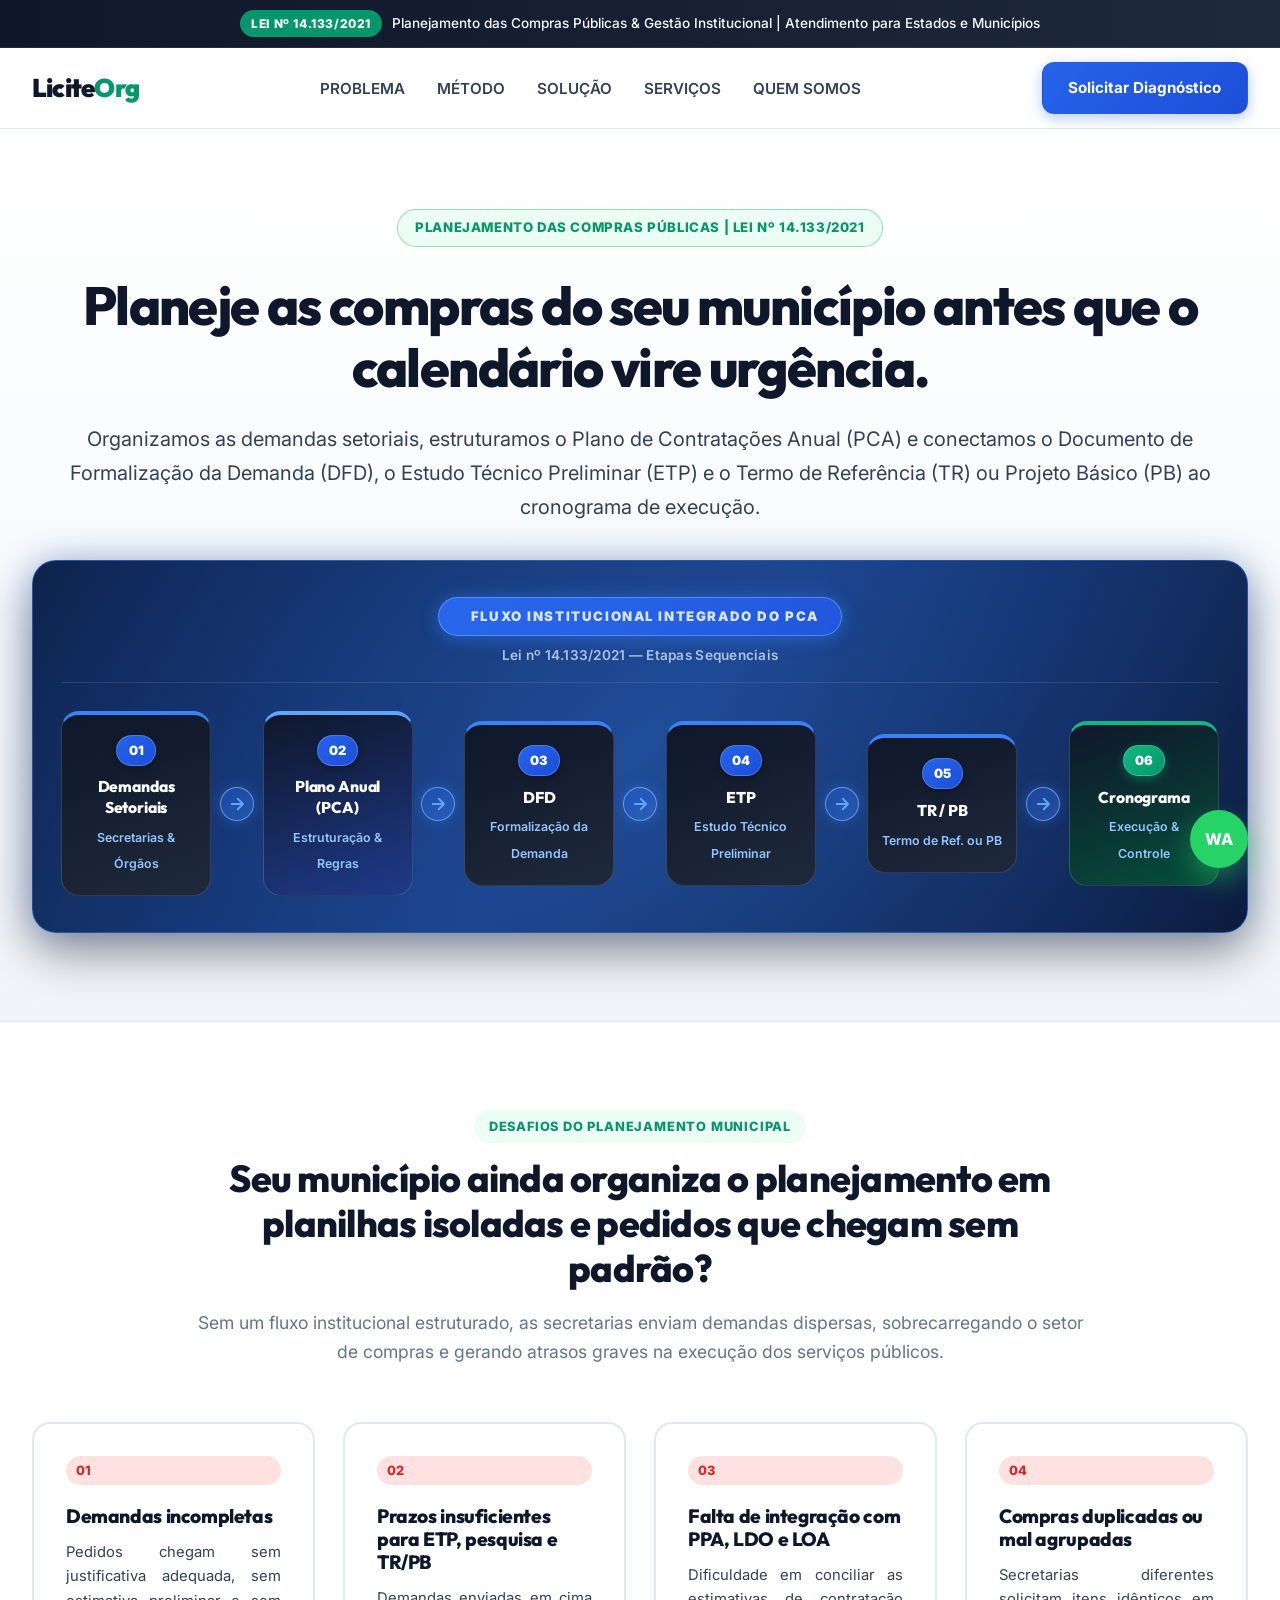
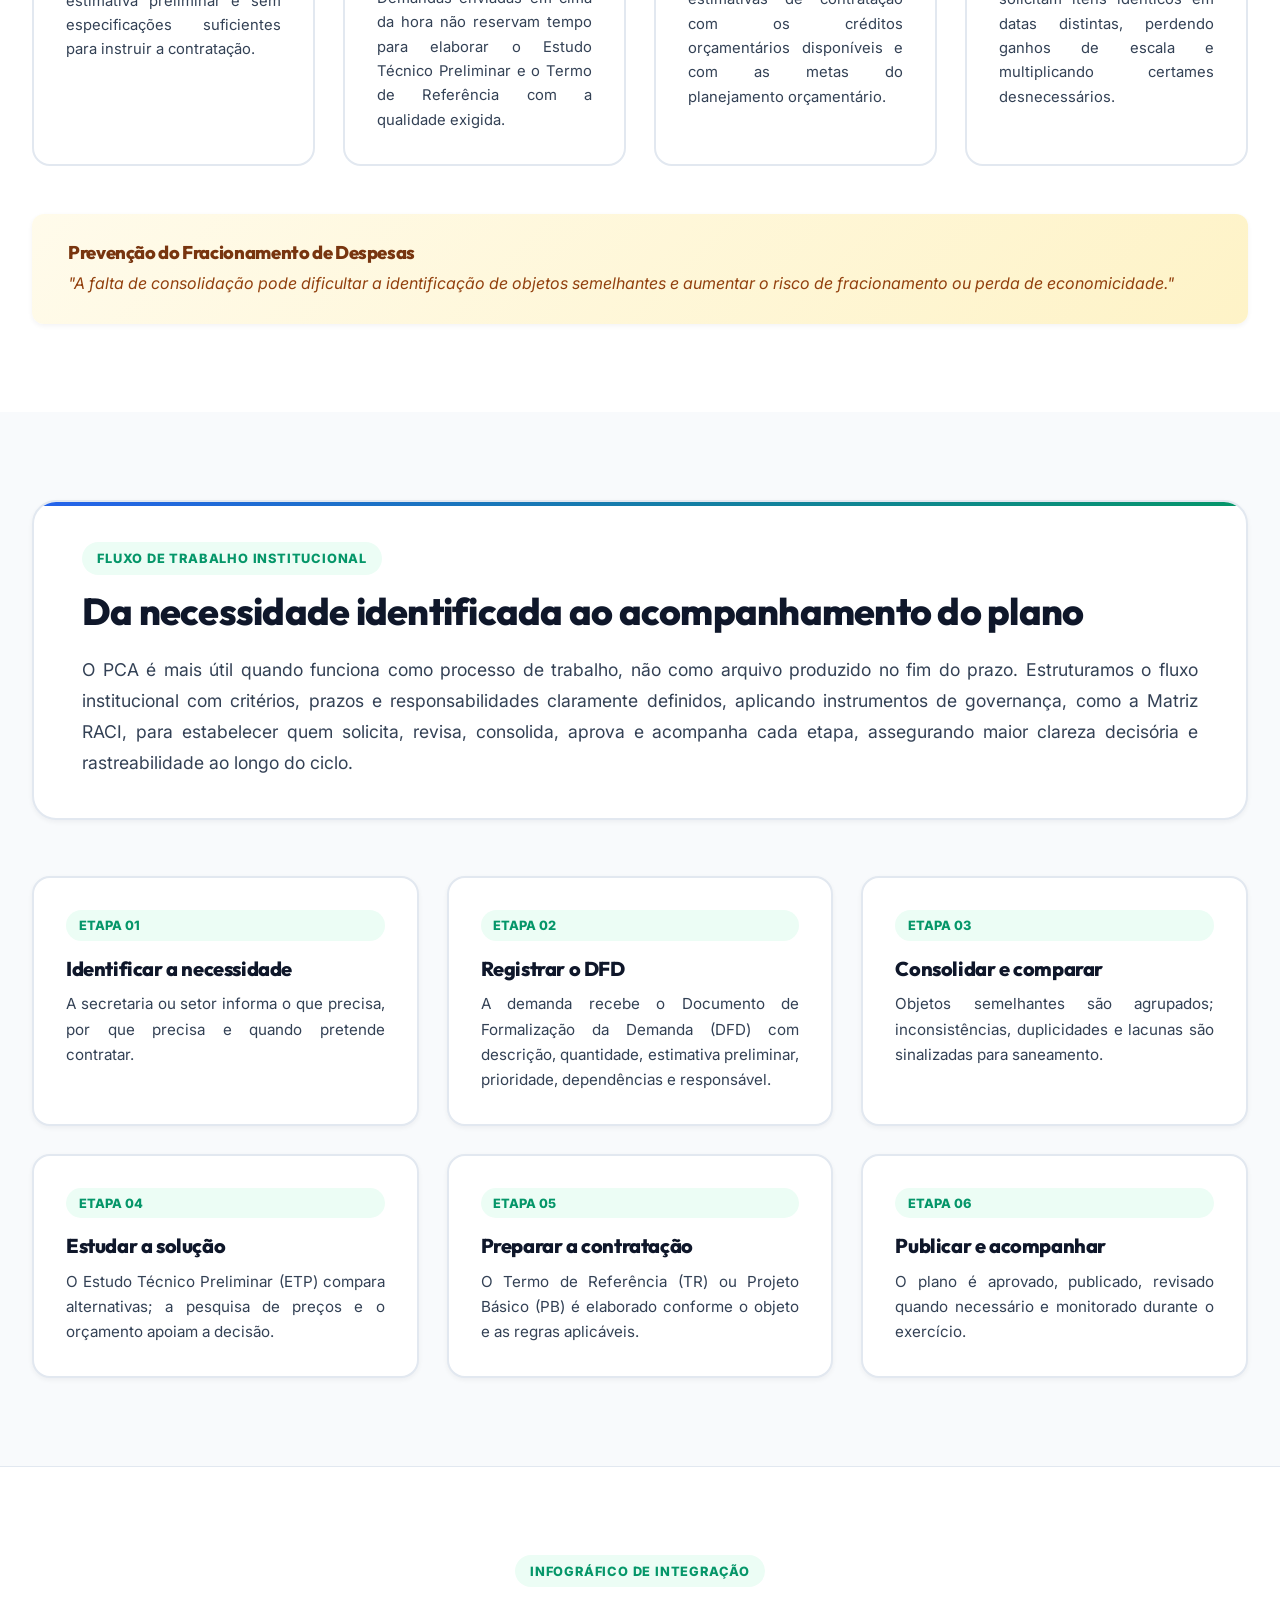
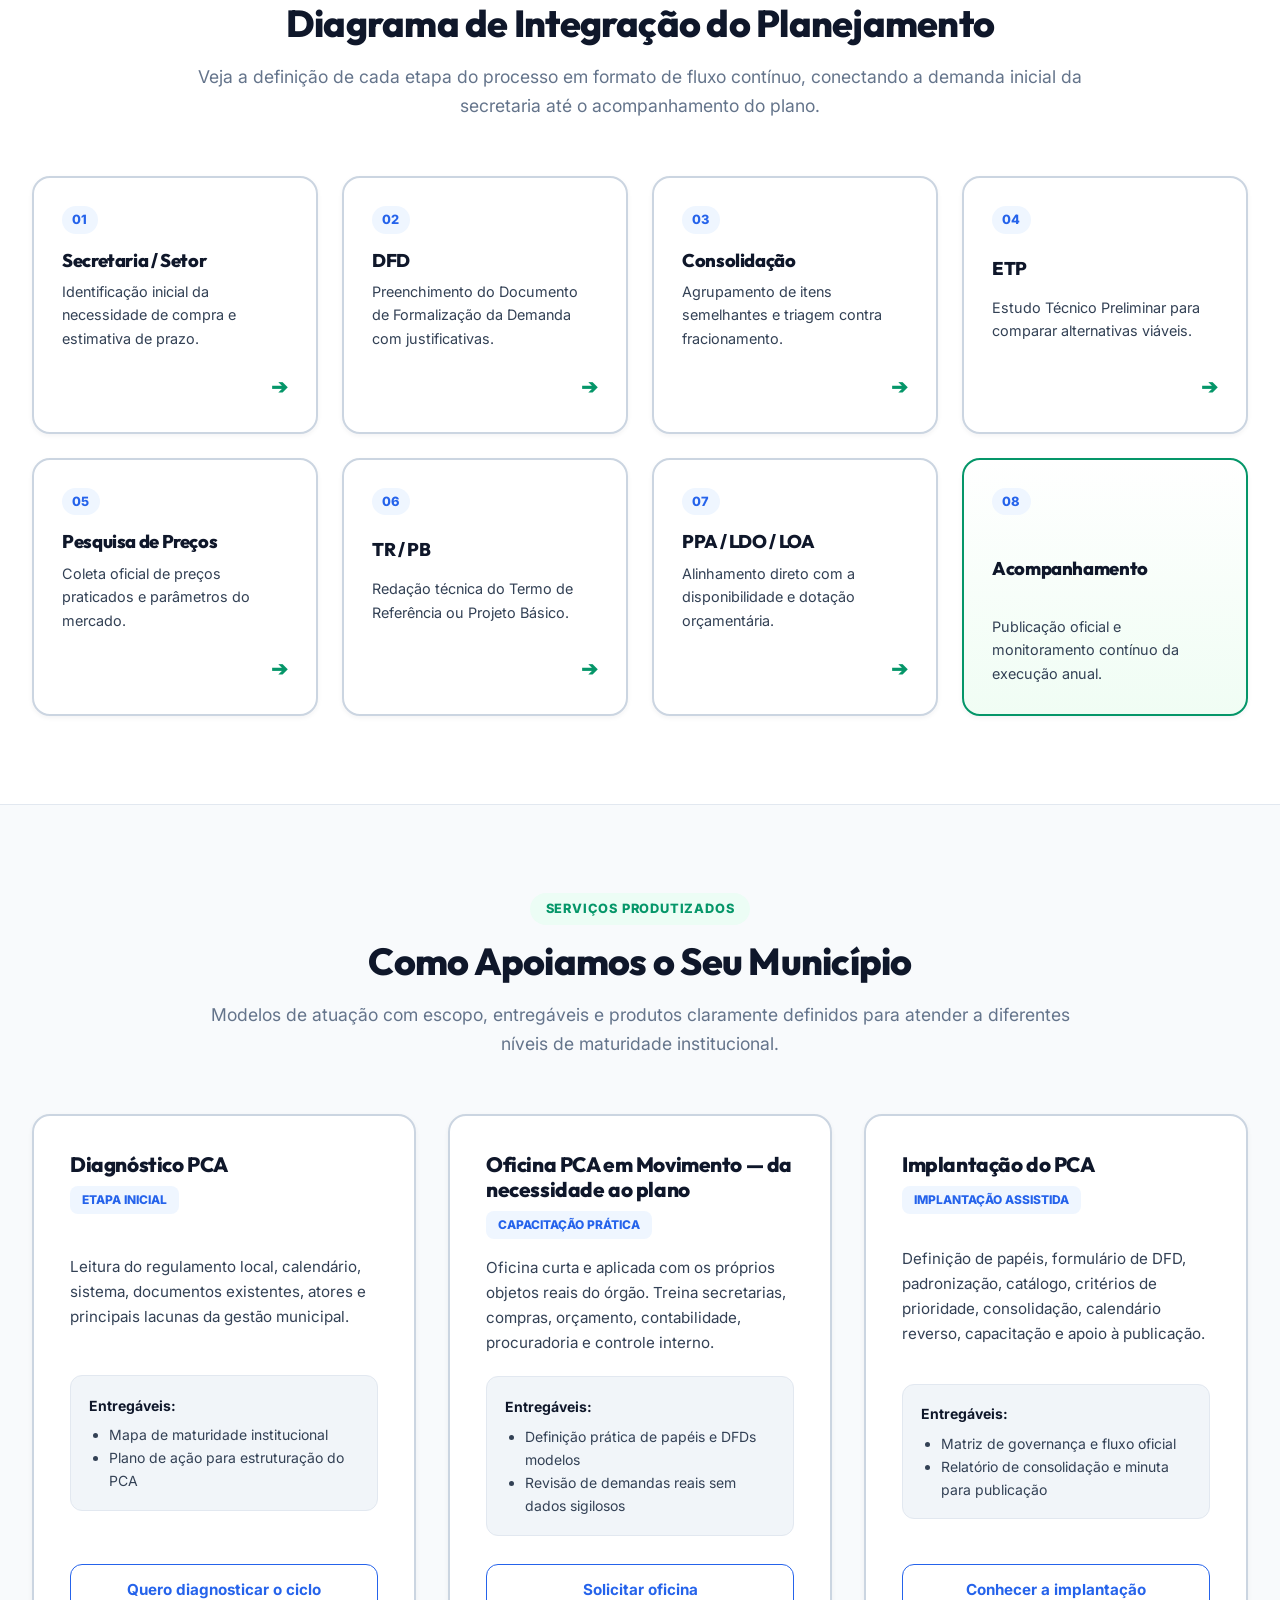
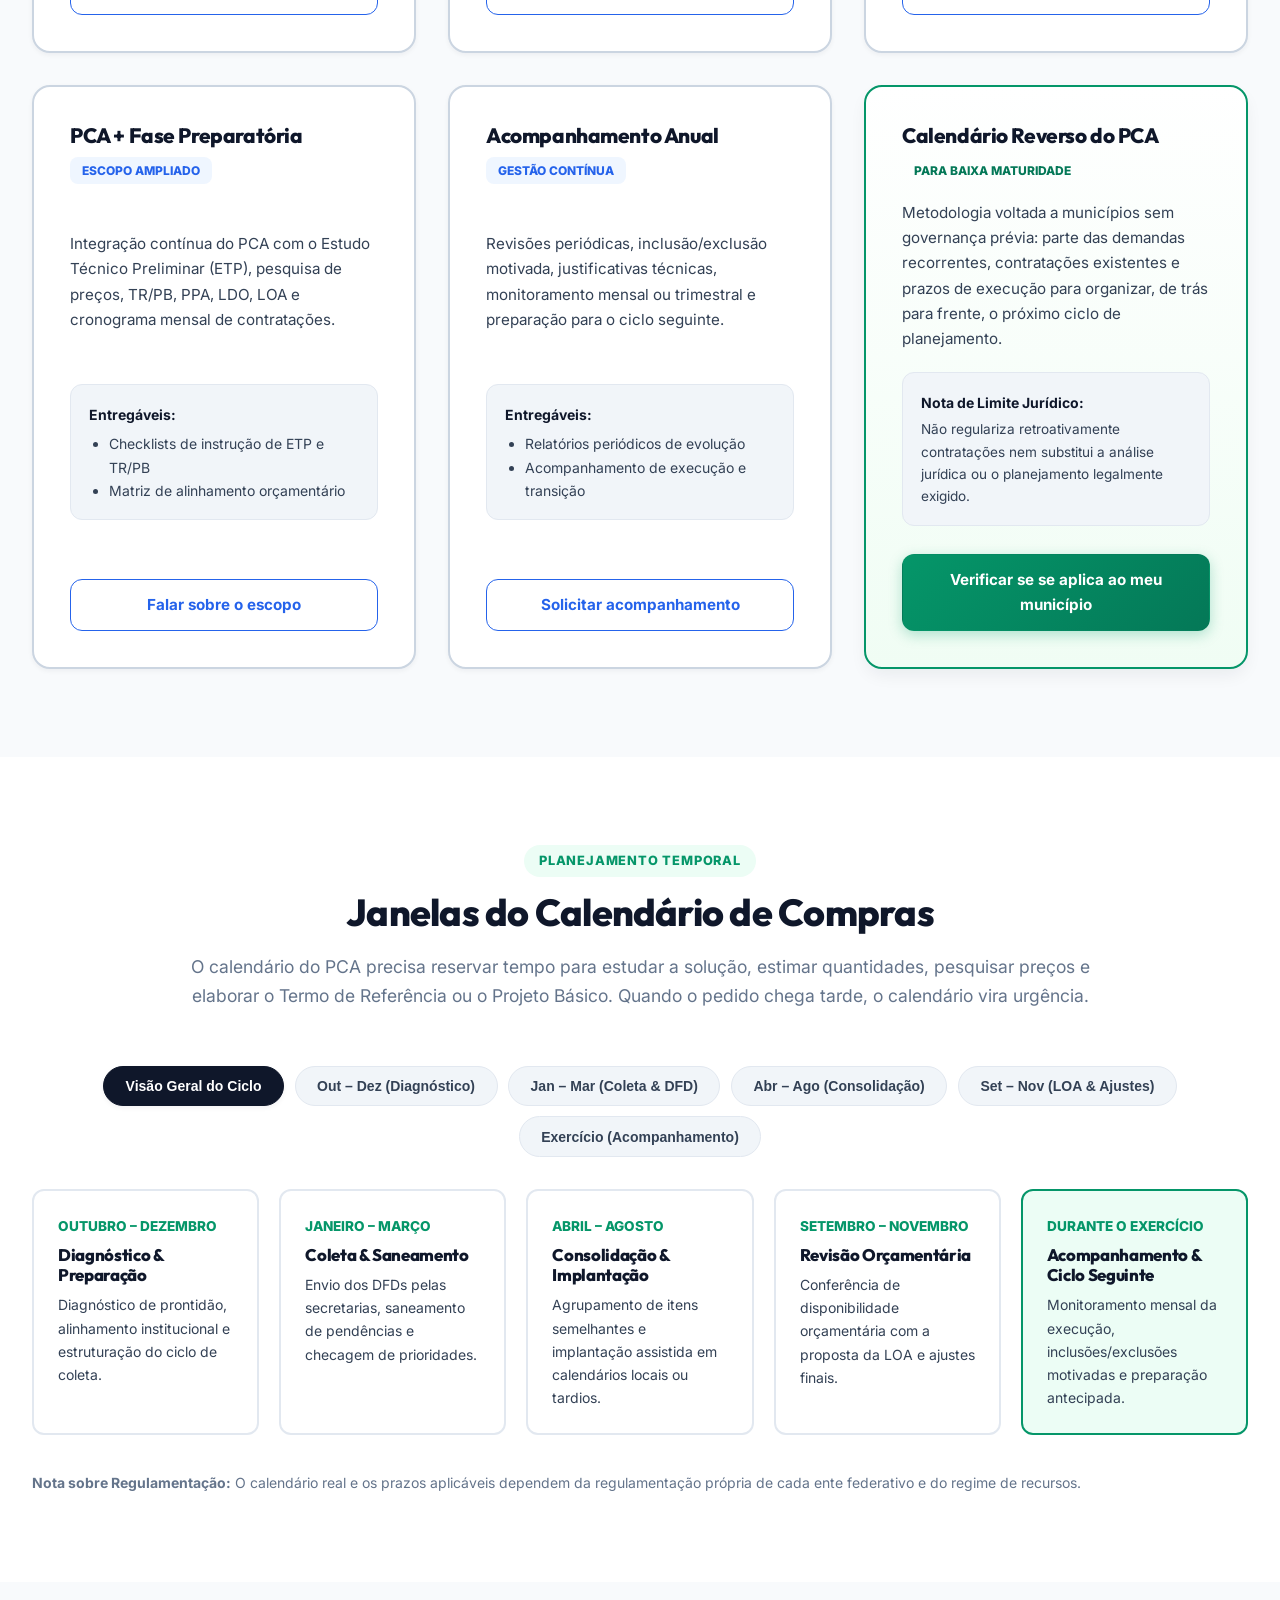
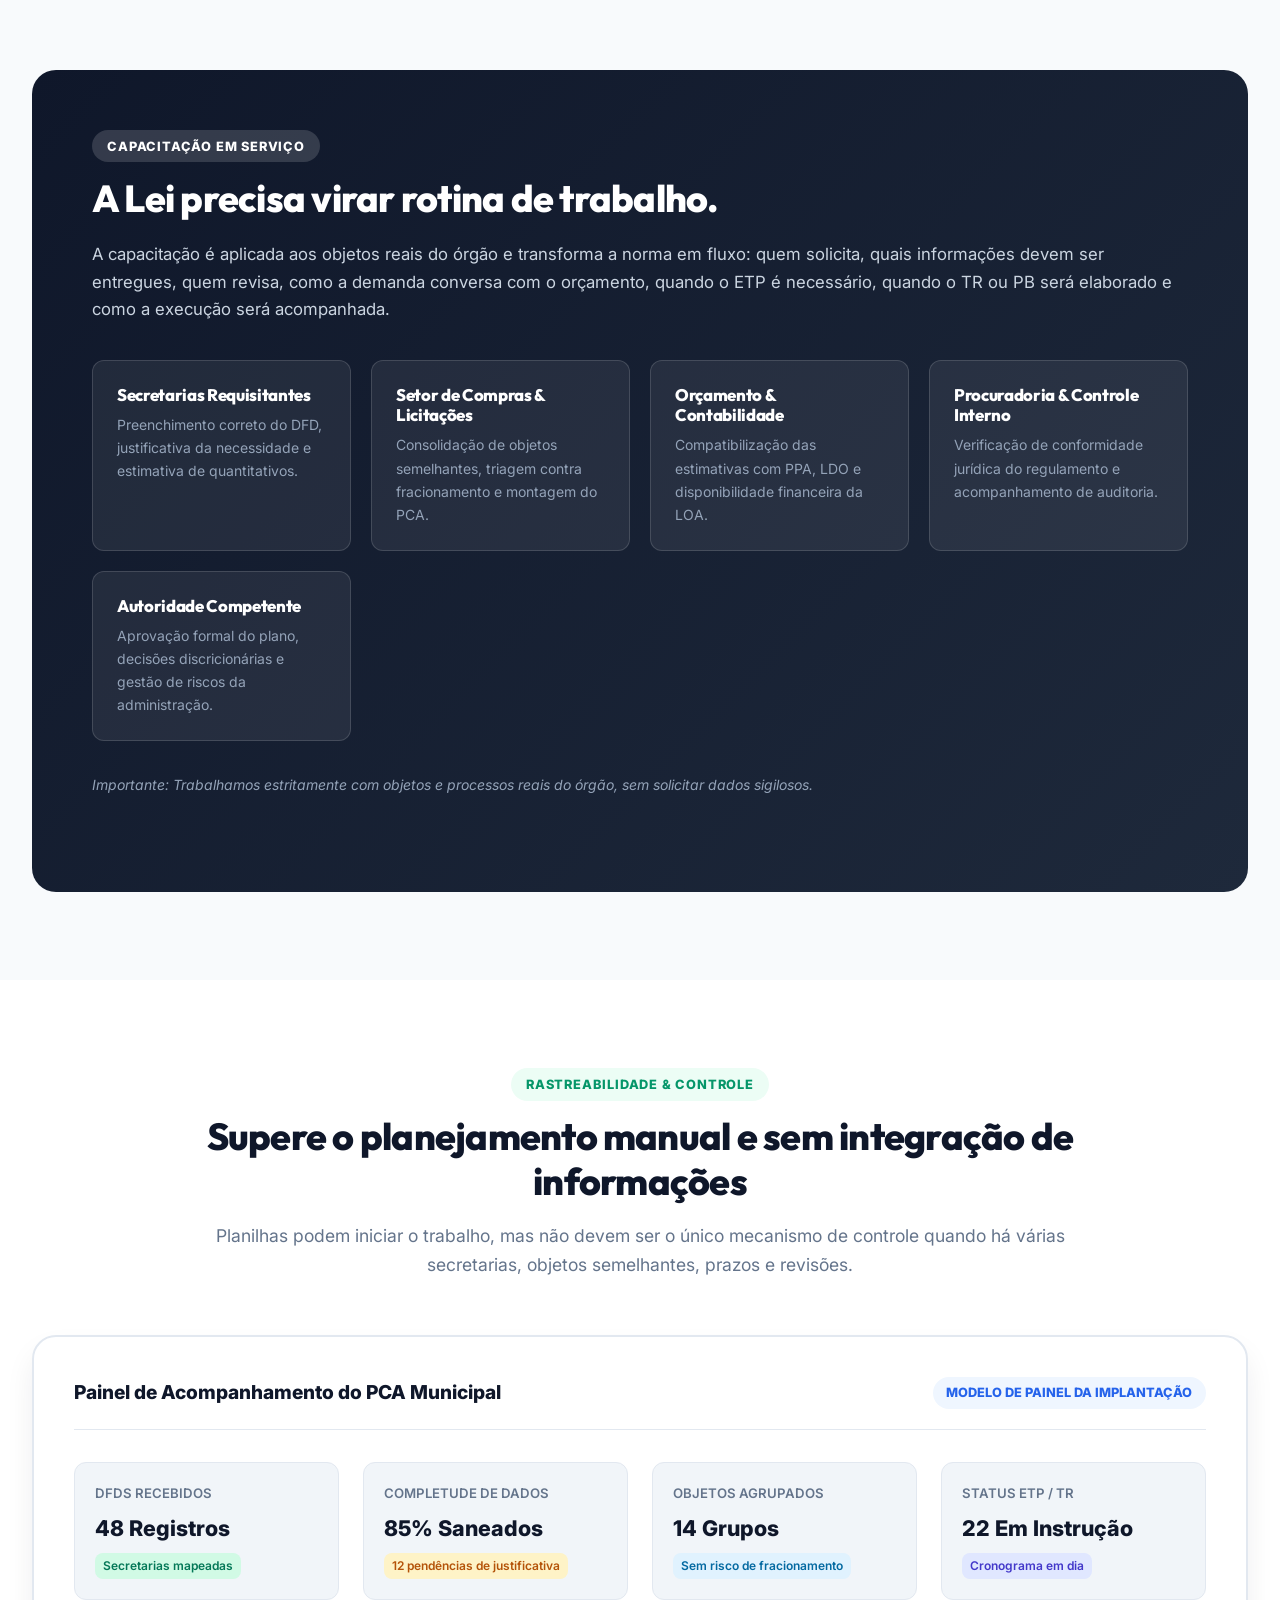
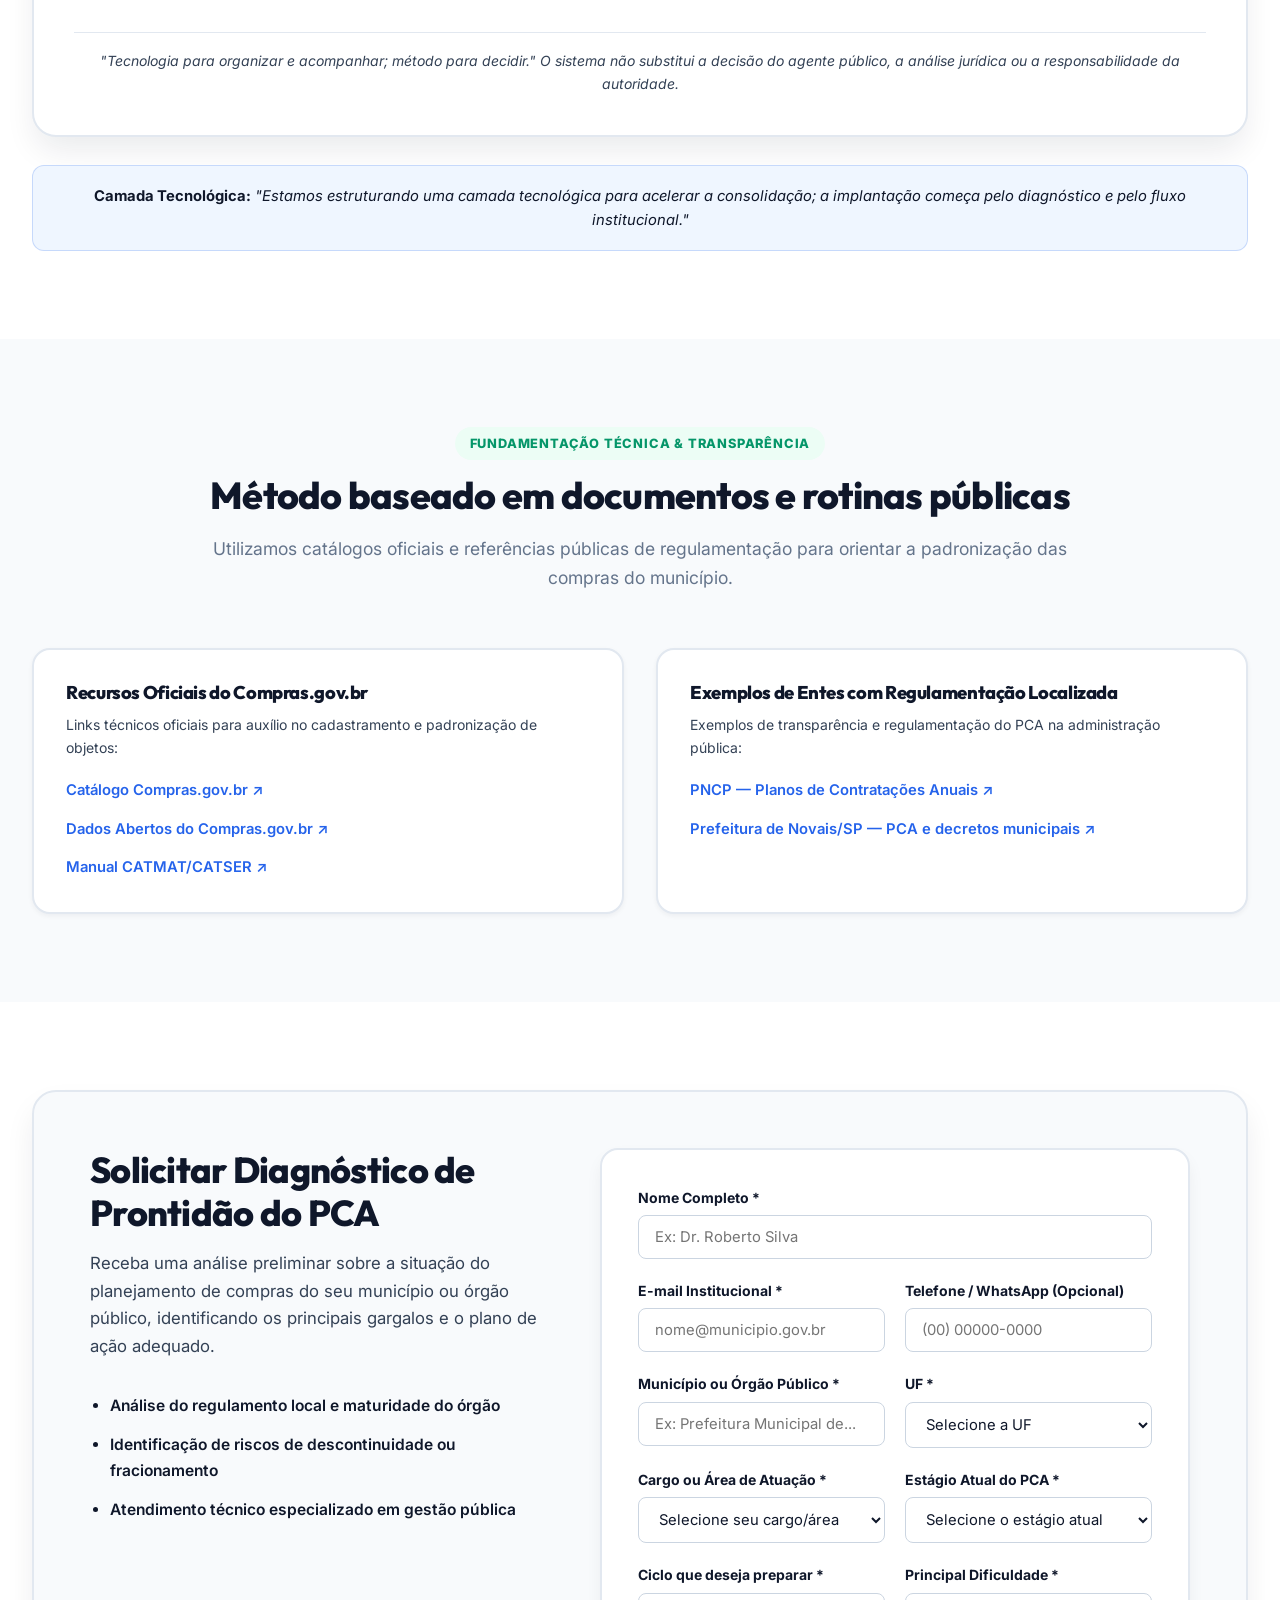
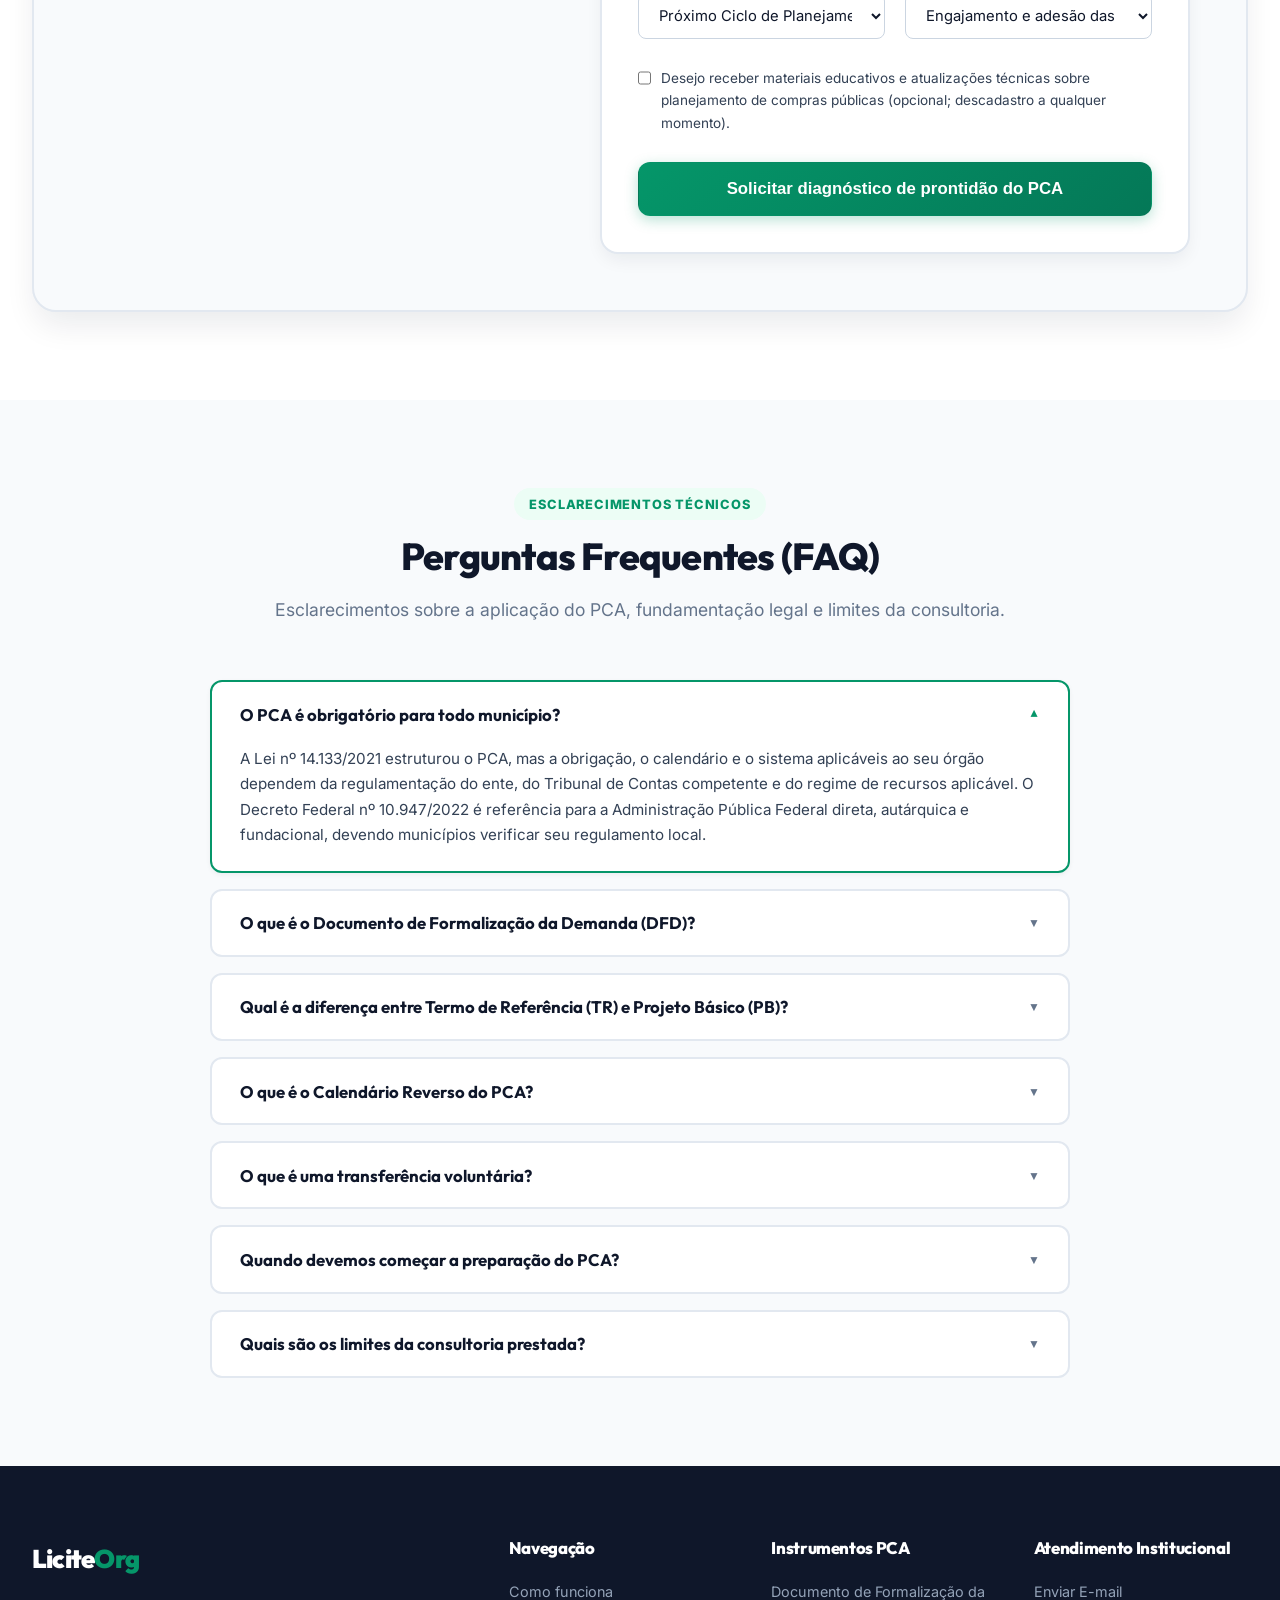
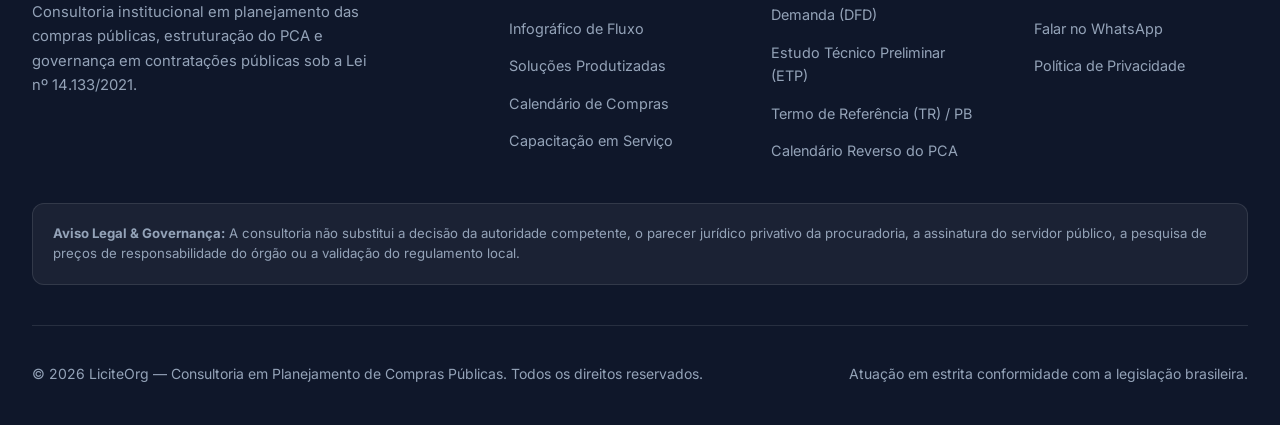
<file: index.html>
<!DOCTYPE html>
<html lang="pt-BR">
<head>
  <meta charset="UTF-8">
  <meta name="viewport" content="width=device-width, initial-scale=1.0">
  
  <!-- Primary Meta Tags -->
  <title>Planejamento das compras públicas e PCA | LiciteOrg</title>
  <meta name="title" content="Planejamento das compras públicas e PCA | LiciteOrg">
  <meta name="description" content="Organize demandas, DFDs, ETP, TR/PB, orçamento e acompanhamento do Plano Anual de Contratações do seu município ou órgão público.">
  <meta name="keywords" content="Plano Anual de Contratações, PCA municipal, Documento de Formalização da Demanda, DFD, Estudo Técnico Preliminar, ETP, Termo de Referência, TR, Projeto Básico, PB, planejamento das compras públicas, Lei 14.133/2021, capacitação Lei 14.133/2021">

  <!-- Open Graph / Facebook -->
  <meta property="og:type" content="website">
  <meta property="og:title" content="Planejamento das compras públicas e PCA | LiciteOrg">
  <meta property="og:description" content="Organize demandas, DFDs, ETP, TR/PB, orçamento e acompanhamento do Plano Anual de Contratações do seu município ou órgão público.">

  <!-- Structured Data (JSON-LD) -->
  <script type="application/ld+json">
  {
    "@context": "https://schema.org",
    "@type": "Organization",
    "name": "LiciteOrg",
    "url": "https://liciteorg.com.br",
    "description": "Consultoria especializada no planejamento institucional de compras públicas e implantação assistida do Plano Anual de Contratações (PCA) sob a Lei nº 14.133/2021."
  }
  </script>

  <!-- Google Fonts -->
  <link rel="preconnect" href="https://fonts.googleapis.com">
  <link rel="preconnect" href="https://fonts.gstatic.com" crossorigin>
  <link href="https://fonts.googleapis.com/css2?family=Inter:wght@300;400;500;600;700;800&family=Outfit:wght@500;600;700;800;900&display=swap" rel="stylesheet">

  <!-- Custom CSS -->
  <link rel="stylesheet" href="css/styles.css">
</head>
<body>

  <!-- Top Announcement Bar -->
  <div class="top-bar">
    <div class="container">
      <span>
        <span class="badge">LEI Nº 14.133/2021</span>
        Planejamento das Compras Públicas & Gestão Institucional | Atendimento para Estados e Municípios
      </span>
    </div>
  </div>

  <!-- Sticky Navbar -->
  <header class="navbar">
    <div class="container nav-container">
      <a href="#" class="brand-logo" id="nav-brand-logo">
        <div class="brand-text">
          Licite<span>Org</span>
        </div>
      </a>

      <ul class="nav-menu">
        <li><a href="#problema" class="nav-link">PROBLEMA</a></li>
        <li><a href="#metodo" class="nav-link">MÉTODO</a></li>
        <li><a href="#solucao" class="nav-link">SOLUÇÃO</a></li>
        <li><a href="#servicos" class="nav-link">SERVIÇOS</a></li>
        <li><a href="#quem-somos" class="nav-link">QUEM SOMOS</a></li>
      </ul>

      <a href="#contato" class="btn btn-blue" id="nav-cta-btn">
        Solicitar Diagnóstico
      </a>
    </div>
  </header>

  <!-- Hero Section (Texto & Subheadline em Toda a Extensão da Página) -->
  <section class="hero hero-grand">
    <div class="container">
      <div class="hero-header-full">
        <div class="hero-tag">
          PLANEJAMENTO DAS COMPRAS PÚBLICAS | LEI Nº 14.133/2021
        </div>

        <h1 class="hero-title">
          Planeje as compras do seu município antes que o calendário vire urgência.
        </h1>

        <p class="hero-subtitle">
          Organizamos as demandas setoriais, estruturamos o Plano de Contratações Anual (PCA) e conectamos o Documento de Formalização da Demanda (DFD), o Estudo Técnico Preliminar (ETP) e o Termo de Referência (TR) ou Projeto Básico (PB) ao cronograma de execução.
        </p>

        <!-- Infográfico Profissional de Fluxo Horizontal (Subheadline Workflow) -->
        <div class="hero-infographic-flow">
          <div class="flow-header-container">
            <span class="flow-header-badge">
              <span class="pulse-dot"></span> FLUXO INSTITUCIONAL INTEGRADO DO PCA
            </span>
            <span class="flow-header-sub">Lei nº 14.133/2021 — Etapas Sequenciais</span>
          </div>
          
          <div class="flow-track">
            <div class="flow-node-card">
              <span class="node-step-badge">01</span>
              <div class="node-body">
                <h4 class="node-title">Demandas Setoriais</h4>
                <span class="node-desc">Secretarias & Órgãos</span>
              </div>
            </div>

            <div class="flow-connector">
              <div class="connector-arrow-pill">
                <svg width="18" height="18" viewBox="0 0 24 24" fill="none" stroke="currentColor" stroke-width="2.5" stroke-linecap="round" stroke-linejoin="round"><path d="M5 12h14M13 5l7 7-7 7"/></svg>
              </div>
            </div>

            <div class="flow-node-card active-node">
              <span class="node-step-badge">02</span>
              <div class="node-body">
                <h4 class="node-title">Plano Anual (PCA)</h4>
                <span class="node-desc">Estruturação & Regras</span>
              </div>
            </div>

            <div class="flow-connector">
              <div class="connector-arrow-pill">
                <svg width="18" height="18" viewBox="0 0 24 24" fill="none" stroke="currentColor" stroke-width="2.5" stroke-linecap="round" stroke-linejoin="round"><path d="M5 12h14M13 5l7 7-7 7"/></svg>
              </div>
            </div>

            <div class="flow-node-card">
              <span class="node-step-badge">03</span>
              <div class="node-body">
                <h4 class="node-title">DFD</h4>
                <span class="node-desc">Formalização da Demanda</span>
              </div>
            </div>

            <div class="flow-connector">
              <div class="connector-arrow-pill">
                <svg width="18" height="18" viewBox="0 0 24 24" fill="none" stroke="currentColor" stroke-width="2.5" stroke-linecap="round" stroke-linejoin="round"><path d="M5 12h14M13 5l7 7-7 7"/></svg>
              </div>
            </div>

            <div class="flow-node-card">
              <span class="node-step-badge">04</span>
              <div class="node-body">
                <h4 class="node-title">ETP</h4>
                <span class="node-desc">Estudo Técnico Preliminar</span>
              </div>
            </div>

            <div class="flow-connector">
              <div class="connector-arrow-pill">
                <svg width="18" height="18" viewBox="0 0 24 24" fill="none" stroke="currentColor" stroke-width="2.5" stroke-linecap="round" stroke-linejoin="round"><path d="M5 12h14M13 5l7 7-7 7"/></svg>
              </div>
            </div>

            <div class="flow-node-card">
              <span class="node-step-badge">05</span>
              <div class="node-body">
                <h4 class="node-title">TR / PB</h4>
                <span class="node-desc">Termo de Ref. ou PB</span>
              </div>
            </div>

            <div class="flow-connector">
              <div class="connector-arrow-pill">
                <svg width="18" height="18" viewBox="0 0 24 24" fill="none" stroke="currentColor" stroke-width="2.5" stroke-linecap="round" stroke-linejoin="round"><path d="M5 12h14M13 5l7 7-7 7"/></svg>
              </div>
            </div>

            <div class="flow-node-card finish-node">
              <span class="node-step-badge">06</span>
              <div class="node-body">
                <h4 class="node-title">Cronograma</h4>
                <span class="node-desc">Execução & Controle</span>
              </div>
            </div>
          </div>
        </div>
      </div>
    </div>
  </section>

  <!-- Seção Gatilho de Dor Municipal  <!-- Dores dos Gestores Públicos -->
  <section id="problema" class="pain-section">
    <div class="container">
      <div class="section-header">
        <span class="section-tag">Desafios do Planejamento Municipal</span>
        <h2 class="section-title">Seu município ainda organiza o planejamento em planilhas isoladas e pedidos que chegam sem padrão?</h2>
        <p class="section-subtitle">
          Sem um fluxo institucional estruturado, as secretarias enviam demandas dispersas, sobrecarregando o setor de compras e gerando atrasos graves na execução dos serviços públicos.
        </p>
      </div>

      <div class="pain-cards-grid">
        <div class="pain-card">
          <span class="pain-card-number">01</span>
          <h3>Demandas incompletas</h3>
          <p>Pedidos chegam sem justificativa adequada, sem estimativa preliminar e sem especificações suficientes para instruir a contratação.</p>
        </div>

        <div class="pain-card">
          <span class="pain-card-number">02</span>
          <h3>Prazos insuficientes para ETP, pesquisa e TR/PB</h3>
          <p>Demandas enviadas em cima da hora não reservam tempo para elaborar o Estudo Técnico Preliminar e o Termo de Referência com a qualidade exigida.</p>
        </div>

        <div class="pain-card">
          <span class="pain-card-number">03</span>
          <h3>Falta de integração com PPA, LDO e LOA</h3>
          <p>Dificuldade em conciliar as estimativas de contratação com os créditos orçamentários disponíveis e com as metas do planejamento orçamentário.</p>
        </div>

        <div class="pain-card">
          <span class="pain-card-number">04</span>
          <h3>Compras duplicadas ou mal agrupadas</h3>
          <p>Secretarias diferentes solicitam itens idênticos em datas distintas, perdendo ganhos de escala e multiplicando certames desnecessários.</p>
        </div>
      </div>

      <!-- Alerta Técnico de Prevenção ao Fracionamento -->
      <div class="compliance-alert-banner">
        <div class="alert-content">
          <h4>Prevenção do Fracionamento de Despesas</h4>
          <p>"A falta de consolidação pode dificultar a identificação de objetos semelhantes e aumentar o risco de fracionamento ou perda de economicidade."</p>
        </div>
      </div>
    </div>
  </section>

  <!-- Processo Visual de 6  <!-- O Processo de Apoio -->
  <section id="metodo" class="process-section">
    <div class="container">
      <div class="section-header">
        <span class="section-tag">Fluxo de Trabalho Institucional</span>
        <h2 class="section-title">Da necessidade identificada ao acompanhamento do plano</h2>
        <p class="section-subtitle">
          O PCA é mais útil quando funciona como processo de trabalho, não como arquivo produzido no fim do prazo. Estruturamos o fluxo institucional com critérios, prazos e responsabilidades claramente definidos, aplicando instrumentos de governança, como a Matriz RACI, para estabelecer quem solicita, revisa, consolida, aprova e acompanha cada etapa, assegurando maior clareza decisória e rastreabilidade ao longo do ciclo.
        </p>
      </div>

      <div class="visual-steps-grid">
        <div class="step-card">
          <div class="step-badge">Etapa 01</div>
          <h3>Identificar a necessidade</h3>
          <p>A secretaria ou setor informa o que precisa, por que precisa e quando pretende contratar.</p>
        </div>

        <div class="step-card">
          <div class="step-badge">Etapa 02</div>
          <h3>Registrar o DFD</h3>
          <p>A demanda recebe o Documento de Formalização da Demanda (DFD) com descrição, quantidade, estimativa preliminar, prioridade, dependências e responsável.</p>
        </div>

        <div class="step-card">
          <div class="step-badge">Etapa 03</div>
          <h3>Consolidar e comparar</h3>
          <p>Objetos semelhantes são agrupados; inconsistências, duplicidades e lacunas são sinalizadas para saneamento.</p>
        </div>

        <div class="step-card">
          <div class="step-badge">Etapa 04</div>
          <h3>Estudar a solução</h3>
          <p>O Estudo Técnico Preliminar (ETP) compara alternativas; a pesquisa de preços e o orçamento apoiam a decisão.</p>
        </div>

        <div class="step-card">
          <div class="step-badge">Etapa 05</div>
          <h3>Preparar a contratação</h3>
          <p>O Termo de Referência (TR) ou Projeto Básico (PB) é elaborado conforme o objeto e as regras aplicáveis.</p>
        </div>

        <div class="step-card">
          <div class="step-badge">Etapa 06</div>
          <h3>Publicar e acompanhar</h3>
          <p>O plano é aprovado, publicado, revisado quando necessário e monitorado durante o exercício.</p>
        </div>
      </div>
    </div>
  </section>

  <!-- INFOGRÁFICO DE PROCESSO  <!-- Diagrama de Integração do Planejamento -->
  <section id="solucao" class="diagram-infographic-section">
    <div class="container">
      <div class="section-header">
        <span class="section-tag">Infográfico de Integração</span>
        <h2 class="section-title">Diagrama de Integração do Planejamento</h2>
        <p class="section-subtitle">
          Veja a definição de cada etapa do processo em formato de fluxo contínuo, conectando a demanda inicial da secretaria até o acompanhamento do plano.
        </p>
      </div>

      <div class="infographic-flowchart-grid">
        <div class="info-flow-card">
          <div class="info-step-num">01</div>
          <h4>Secretaria / Setor</h4>
          <p>Identificação inicial da necessidade de compra e estimativa de prazo.</p>
          <div class="info-flow-arrow">➔</div>
        </div>

        <div class="info-flow-card">
          <div class="info-step-num">02</div>
          <h4>DFD</h4>
          <p>Preenchimento do Documento de Formalização da Demanda com justificativas.</p>
          <div class="info-flow-arrow">➔</div>
        </div>

        <div class="info-flow-card">
          <div class="info-step-num">03</div>
          <h4>Consolidação</h4>
          <p>Agrupamento de itens semelhantes e triagem contra fracionamento.</p>
          <div class="info-flow-arrow">➔</div>
        </div>

        <div class="info-flow-card">
          <div class="info-step-num">04</div>
          <h4>ETP</h4>
          <p>Estudo Técnico Preliminar para comparar alternativas viáveis.</p>
          <div class="info-flow-arrow">➔</div>
        </div>

        <div class="info-flow-card">
          <div class="info-step-num">05</div>
          <h4>Pesquisa de Preços</h4>
          <p>Coleta oficial de preços praticados e parâmetros do mercado.</p>
          <div class="info-flow-arrow">➔</div>
        </div>

        <div class="info-flow-card">
          <div class="info-step-num">06</div>
          <h4>TR / PB</h4>
          <p>Redação técnica do Termo de Referência ou Projeto Básico.</p>
          <div class="info-flow-arrow">➔</div>
        </div>

        <div class="info-flow-card">
          <div class="info-step-num">07</div>
          <h4>PPA / LDO / LOA</h4>
          <p>Alinhamento direto com a disponibilidade e dotação orçamentária.</p>
          <div class="info-flow-arrow">➔</div>
        </div>

        <div class="info-flow-card finish-card">
          <div class="info-step-num">08</div>
          <h4>Acompanhamento</h4>
          <p>Publicação oficial e monitoramento contínuo da execução anual.</p>
        </div>
      </div>
    </div>
  </section>

  <!-- Soluções Produtizadas B2A (Cards Nítidos  <!-- Nossas Soluções -->
  <section id="servicos" class="solutions-section">
    <div class="container">
      <div class="section-header">
        <span class="section-tag">Serviços Produtizados</span>
        <h2 class="section-title">Como Apoiamos o Seu Município</h2>
        <p class="section-subtitle">
          Modelos de atuação com escopo, entregáveis e produtos claramente definidos para atender a diferentes níveis de maturidade institucional.
        </p>
      </div>

      <div class="solutions-grid">
        
        <!-- Produto 1 -->
        <div class="solution-product-card" id="card-diagnostico">
          <div class="product-header">
            <h3>Diagnóstico PCA</h3>
            <span class="product-tag">Etapa Inicial</span>
          </div>
          <p class="product-desc">Leitura do regulamento local, calendário, sistema, documentos existentes, atores e principais lacunas da gestão municipal.</p>
          <div class="product-deliverables">
            <strong>Entregáveis:</strong>
            <ul>
              <li>Mapa de maturidade institucional</li>
              <li>Plano de ação para estruturação do PCA</li>
            </ul>
          </div>
          <a href="#contato" class="btn btn-outline product-cta" data-service="Diagnóstico PCA">Quero diagnosticar o ciclo</a>
        </div>

        <!-- Produto 2 -->
        <div class="solution-product-card" id="card-oficina">
          <div class="product-header">
            <h3>Oficina PCA em Movimento — da necessidade ao plano</h3>
            <span class="product-tag">Capacitação Prática</span>
          </div>
          <p class="product-desc">Oficina curta e aplicada com os próprios objetos reais do órgão. Treina secretarias, compras, orçamento, contabilidade, procuradoria e controle interno.</p>
          <div class="product-deliverables">
            <strong>Entregáveis:</strong>
            <ul>
              <li>Definição prática de papéis e DFDs modelos</li>
              <li>Revisão de demandas reais sem dados sigilosos</li>
            </ul>
          </div>
          <a href="#contato" class="btn btn-outline product-cta" data-service="Oficina PCA em Movimento">Solicitar oficina</a>
        </div>

        <!-- Produto 3 -->
        <div class="solution-product-card" id="card-implantacao">
          <div class="product-header">
            <h3>Implantação do PCA</h3>
            <span class="product-tag">Implantação Assistida</span>
          </div>
          <p class="product-desc">Definição de papéis, formulário de DFD, padronização, catálogo, critérios de prioridade, consolidação, calendário reverso, capacitação e apoio à publicação.</p>
          <div class="product-deliverables">
            <strong>Entregáveis:</strong>
            <ul>
              <li>Matriz de governança e fluxo oficial</li>
              <li>Relatório de consolidação e minuta para publicação</li>
            </ul>
          </div>
          <a href="#contato" class="btn btn-outline product-cta" data-service="Implantação do PCA">Conhecer a implantação</a>
        </div>

        <!-- Produto 4 -->
        <div class="solution-product-card" id="card-fase-preparatoria">
          <div class="product-header">
            <h3>PCA + Fase Preparatória</h3>
            <span class="product-tag">Escopo Ampliado</span>
          </div>
          <p class="product-desc">Integração contínua do PCA com o Estudo Técnico Preliminar (ETP), pesquisa de preços, TR/PB, PPA, LDO, LOA e cronograma mensal de contratações.</p>
          <div class="product-deliverables">
            <strong>Entregáveis:</strong>
            <ul>
              <li>Checklists de instrução de ETP e TR/PB</li>
              <li>Matriz de alinhamento orçamentário</li>
            </ul>
          </div>
          <a href="#contato" class="btn btn-outline product-cta" data-service="PCA + Fase Preparatória">Falar sobre o escopo</a>
        </div>

        <!-- Produto 5 -->
        <div class="solution-product-card" id="card-acompanhamento">
          <div class="product-header">
            <h3>Acompanhamento Anual</h3>
            <span class="product-tag">Gestão Contínua</span>
          </div>
          <p class="product-desc">Revisões periódicas, inclusão/exclusão motivada, justificativas técnicas, monitoramento mensal ou trimestral e preparação para o ciclo seguinte.</p>
          <div class="product-deliverables">
            <strong>Entregáveis:</strong>
            <ul>
              <li>Relatórios periódicos de evolução</li>
              <li>Acompanhamento de execução e transição</li>
            </ul>
          </div>
          <a href="#contato" class="btn btn-outline product-cta" data-service="Acompanhamento Anual">Solicitar acompanhamento</a>
        </div>

        <!-- Produto 6: Calendário Reverso do PCA -->
        <div class="solution-product-card highlight-product" id="calendario-reverso">
          <div class="product-header">
            <h3>Calendário Reverso do PCA</h3>
            <span class="product-tag special-tag">Para Baixa Maturidade</span>
          </div>
          <p class="product-desc">Metodologia voltada a municípios sem governança prévia: parte das demandas recorrentes, contratações existentes e prazos de execução para organizar, de trás para frente, o próximo ciclo de planejamento.</p>
          <div class="product-deliverables">
            <strong>Nota de Limite Jurídico:</strong>
            <p style="font-size: 0.85rem; color: var(--text-secondary); margin-top: 0.25rem;">Não regulariza retroativamente contratações nem substitui a análise jurídica ou o planejamento legalmente exigido.</p>
          </div>
          <a href="#contato" class="btn btn-primary product-cta" data-service="Calendário Reverso do PCA">Verificar se se aplica ao meu município</a>
        </div>

      </div>
    </div>
  </section>

  <!-- Gatilho Temporal & Calendário de Compras (Com Abas Interativas) -->
  <section id="calendario" class="calendar-section">
    <div class="container">
      <div class="section-header">
        <span class="section-tag">Planejamento Temporal</span>
        <h2 class="section-title">Janelas do Calendário de Compras</h2>
        <p class="section-subtitle">
          O calendário do PCA precisa reservar tempo para estudar a solução, estimar quantidades, pesquisar preços e elaborar o Termo de Referência ou o Projeto Básico. Quando o pedido chega tarde, o calendário vira urgência.
        </p>
      </div>

      <!-- Abas Interativas do Calendário -->
      <div class="calendar-tabs-wrapper">
        <div class="calendar-tabs-nav">
          <button class="calendar-tab active" data-tab="tab-all">Visão Geral do Ciclo</button>
          <button class="calendar-tab" data-tab="tab-p1">Out – Dez (Diagnóstico)</button>
          <button class="calendar-tab" data-tab="tab-p2">Jan – Mar (Coleta & DFD)</button>
          <button class="calendar-tab" data-tab="tab-p3">Abr – Ago (Consolidação)</button>
          <button class="calendar-tab" data-tab="tab-p4">Set – Nov (LOA & Ajustes)</button>
          <button class="calendar-tab" data-tab="tab-p5">Exercício (Acompanhamento)</button>
        </div>

        <div class="calendar-tab-panel active" id="tab-all">
          <div class="timeline-windows-grid">
            <div class="window-card">
              <div class="window-period">Outubro – Dezembro</div>
              <h4>Diagnóstico & Preparação</h4>
              <p>Diagnóstico de prontidão, alinhamento institucional e estruturação do ciclo de coleta.</p>
            </div>

            <div class="window-card">
              <div class="window-period">Janeiro – Março</div>
              <h4>Coleta & Saneamento</h4>
              <p>Envio dos DFDs pelas secretarias, saneamento de pendências e checagem de prioridades.</p>
            </div>

            <div class="window-card">
              <div class="window-period">Abril – Agosto</div>
              <h4>Consolidação & Implantação</h4>
              <p>Agrupamento de itens semelhantes e implantação assistida em calendários locais ou tardios.</p>
            </div>

            <div class="window-card">
              <div class="window-period">Setembro – Novembro</div>
              <h4>Revisão Orçamentária</h4>
              <p>Conferência de disponibilidade orçamentária com a proposta da LOA e ajustes finais.</p>
            </div>

            <div class="window-card highlight-card">
              <div class="window-period">Durante o Exercício</div>
              <h4>Acompanhamento & Ciclo Seguinte</h4>
              <p>Monitoramento mensal da execução, inclusões/exclusões motivadas e preparação antecipada.</p>
            </div>
          </div>
        </div>

        <div class="calendar-tab-panel" id="tab-p1">
          <div class="tab-detail-card">
            <h4>Outubro a Dezembro: Fase Diagnóstica e Estruturação</h4>
            <p>Período ideal para realizar a leitura das normas locais, verificar a maturidade dos setores e definir o modelo padronizado do Documento de Formalização da Demanda (DFD) para o ciclo seguinte.</p>
          </div>
        </div>

        <div class="calendar-tab-panel" id="tab-p2">
          <div class="tab-detail-card">
            <h4>Janeiro a Março: Coleta de Demandas e Saneamento Inicial</h4>
            <p>As secretarias municipais preenchem os DFDs com justificativas, quantidades e prioridades. A equipe de planejamento realiza o saneamento preventivo de informações incompletas.</p>
          </div>
        </div>

        <div class="calendar-tab-panel" id="tab-p3">
          <div class="tab-detail-card">
            <h4>Abril a Agosto: Consolidação e Implantação Assistida</h4>
            <p>Agrupamento de compras de objetos idênticos de diferentes pastas para evitar o fracionamento ilícito de despesas e alavancar a economia de escala.</p>
          </div>
        </div>

        <div class="calendar-tab-panel" id="tab-p4">
          <div class="tab-detail-card">
            <h4>Setembro a Novembro: Compatibilização com a LOA Municipal</h4>
            <p>Ajuste final entre as estimativas do PCA e a Lei Orçamentária Anual (LOA) em tramitação na Câmara Municipal para garantir lastro orçamentário real.</p>
          </div>
        </div>

        <div class="calendar-tab-panel" id="tab-p5">
          <div class="tab-detail-card">
            <h4>Durante o Exercício: Acompanhamento e Revisões Motivadas</h4>
            <p>Monitoramento mensal do cronograma de contratações, aprovação formal de alterações no PCA e preparação do calendário do ciclo posterior.</p>
          </div>
        </div>
      </div>

      <div class="legal-note-text">
        <span><strong>Nota sobre Regulamentação:</strong> O calendário real e os prazos aplicáveis dependem da regulamentação própria de cada ente federativo e do regime de recursos.</span>
      </div>
    </div>
  </section>

  <!-- Seção de Capacitação (Cards de Perfis Profissionais) -->
  <section id="capacitacao" class="training-section">
    <div class="container">
      <div class="training-wrapper">
        <div class="training-content">
          <span class="section-tag">Capacitação em Serviço</span>
          <h2 class="section-title">A Lei precisa virar rotina de trabalho.</h2>
          <p>
            A capacitação é aplicada aos objetos reais do órgão e transforma a norma em fluxo: quem solicita, quais informações devem ser entregues, quem revisa, como a demanda conversa com o orçamento, quando o ETP é necessário, quando o TR ou PB será elaborado e como a execução será acompanhada.
          </p>

          <div class="audience-cards-grid">
            <div class="role-training-card">
              <h4>Secretarias Requisitantes</h4>
              <p>Preenchimento correto do DFD, justificativa da necessidade e estimativa de quantitativos.</p>
            </div>

            <div class="role-training-card">
              <h4>Setor de Compras & Licitações</h4>
              <p>Consolidação de objetos semelhantes, triagem contra fracionamento e montagem do PCA.</p>
            </div>

            <div class="role-training-card">
              <h4>Orçamento & Contabilidade</h4>
              <p>Compatibilização das estimativas com PPA, LDO e disponibilidade financeira da LOA.</p>
            </div>

            <div class="role-training-card">
              <h4>Procuradoria & Controle Interno</h4>
              <p>Verificação de conformidade jurídica do regulamento e acompanhamento de auditoria.</p>
            </div>

            <div class="role-training-card">
              <h4>Autoridade Competente</h4>
              <p>Aprovação formal do plano, decisões discricionárias e gestão de riscos da administração.</p>
            </div>
          </div>

          <p class="training-privacy-note">
            <em>Importante: Trabalhamos estritamente com objetos e processos reais do órgão, sem solicitar dados sigilosos.</em>
          </p>
        </div>
      </div>
    </div>
  </section>

  <!-- Diferencial Tecnológico / Mockup de Painel -->
  <section class="tech-dashboard-section">
    <div class="container">
      <div class="section-header">
        <span class="section-tag">Rastreabilidade & Controle</span>
        <h2 class="section-title">Supere o planejamento manual e sem integração de informações</h2>
        <p class="section-subtitle">
          Planilhas podem iniciar o trabalho, mas não devem ser o único mecanismo de controle quando há várias secretarias, objetos semelhantes, prazos e revisões.
        </p>
      </div>

      <div class="dashboard-mockup-wrapper">
        <div class="dashboard-mockup-card">
          <div class="mockup-header">
            <div class="mockup-title">
              <span>Painel de Acompanhamento do PCA Municipal</span>
            </div>
            <div class="mockup-label-badge">Modelo de painel da implantação</div>
          </div>

          <div class="mockup-body-grid">
            <div class="mockup-metric">
              <span class="metric-title">DFDs Recebidos</span>
              <span class="metric-value">48 Registros</span>
              <span class="metric-status status-success">Secretarias mapeadas</span>
            </div>
            <div class="mockup-metric">
              <span class="metric-title">Completude de Dados</span>
              <span class="metric-value">85% Saneados</span>
              <span class="metric-status status-warning">12 pendências de justificativa</span>
            </div>
            <div class="mockup-metric">
              <span class="metric-title">Objetos Agrupados</span>
              <span class="metric-value">14 Grupos</span>
              <span class="metric-status status-info">Sem risco de fracionamento</span>
            </div>
            <div class="mockup-metric">
              <span class="metric-title">Status ETP / TR</span>
              <span class="metric-value">22 Em Instrução</span>
              <span class="metric-status status-primary">Cronograma em dia</span>
            </div>
          </div>

          <div class="mockup-footer-note">
            "Tecnologia para organizar e acompanhar; método para decidir." O sistema não substitui a decisão do agente público, a análise jurídica ou a responsabilidade da autoridade.
          </div>
        </div>
      </div>

      <div class="roadmap-disclaimer-box">
        <p>
          <strong>Camada Tecnológica:</strong> <em>"Estamos estruturando uma camada tecnológica para acelerar a consolidação; a implantação começa pelo diagnóstico e pelo fluxo institucional."</em>
        </p>
      </div>
    </div>
  </section>

  <!-- Fontes de Referência e Transparência -->
  <section id="quem-somos" class="references-section">
    <div class="container">
      <div class="section-header">
        <span class="section-tag">Fundamentação Técnica & Transparência</span>
        <h2 class="section-title">Método baseado em documentos e rotinas públicas</h2>
        <p class="section-subtitle">
          Utilizamos catálogos oficiais e referências públicas de regulamentação para orientar a padronização das compras do município.
        </p>
      </div>

      <div class="references-grid">
        <div class="reference-card">
          <h4>Recursos Oficiais do Compras.gov.br</h4>
          <p>Links técnicos oficiais para auxílio no cadastramento e padronização de objetos:</p>
          <ul class="ref-links-list">
            <li>
              <a href="https://www.gov.br/compras/pt-br" target="_blank" rel="noopener" id="link-catmat">
                Catálogo Compras.gov.br ↗
              </a>
            </li>
            <li>
              <a href="https://dados.gov.br" target="_blank" rel="noopener" id="link-dados-abertos">
                Dados Abertos do Compras.gov.br ↗
              </a>
            </li>
            <li>
              <a href="https://www.gov.br/compras/pt-br/sistemas/conheca-o-compras/catalogo-de-materiais-e-servicos" target="_blank" rel="noopener" id="link-manual-catmat">
                Manual CATMAT/CATSER ↗
              </a>
            </li>
          </ul>
        </div>

        <div class="reference-card">
          <h4>Exemplos de Entes com Regulamentação Localizada</h4>
          <p>Exemplos de transparência e regulamentação do PCA na administração pública:</p>
          <ul class="ref-links-list">
            <li>
              <a href="https://pncp.gov.br" target="_blank" rel="noopener" id="link-pncp">
                PNCP — Planos de Contratações Anuais ↗
              </a>
            </li>
            <li>
              <a href="https://www.novais.sp.gov.br" target="_blank" rel="noopener" id="link-novais">
                Prefeitura de Novais/SP — PCA e decretos municipais ↗
              </a>
            </li>
          </ul>
        </div>
      </div>
    </div>
  </section>

  <!-- Formulário de Captura B2A (Diagnóstico de Prontidão) -->
  <section id="contato" class="lead-section">
    <div class="container">
      <div class="lead-wrapper">
        <div class="lead-info">
          <h2>Solicitar Diagnóstico de Prontidão do PCA</h2>
          <p>
            Receba uma análise preliminar sobre a situação do planejamento de compras do seu município ou órgão público, identificando os principais gargalos e o plano de ação adequado.
          </p>

          <ul class="lead-benefits">
            <li>Análise do regulamento local e maturidade do órgão</li>
            <li>Identificação de riscos de descontinuidade ou fracionamento</li>
            <li>Atendimento técnico especializado em gestão pública</li>
          </ul>
        </div>

        <div class="lead-form-box">
          <form id="main-lead-form" class="lead-form">
            
            <div class="form-group">
              <label for="lead-name">Nome Completo *</label>
              <input type="text" id="lead-name" class="form-control" placeholder="Ex: Dr. Roberto Silva" required>
            </div>

            <div class="form-row">
              <div class="form-group">
                <label for="lead-email">E-mail Institucional *</label>
                <input type="email" id="lead-email" class="form-control" placeholder="nome@municipio.gov.br" required>
              </div>

              <div class="form-group">
                <label for="lead-phone">Telefone / WhatsApp (Opcional)</label>
                <input type="tel" id="lead-phone" class="form-control" placeholder="(00) 00000-0000">
              </div>
            </div>

            <div class="form-row">
              <div class="form-group">
                <label for="lead-entity">Município ou Órgão Público *</label>
                <input type="text" id="lead-entity" class="form-control" placeholder="Ex: Prefeitura Municipal de..." required>
              </div>

              <div class="form-group">
                <label for="lead-uf">UF *</label>
                <select id="lead-uf" class="form-select" required>
                  <option value="" disabled selected>Selecione a UF</option>
                  <option value="AC">AC</option><option value="AL">AL</option><option value="AP">AP</option><option value="AM">AM</option><option value="BA">BA</option><option value="CE">CE</option><option value="DF">DF</option><option value="ES">ES</option><option value="GO">GO</option><option value="MA">MA</option><option value="MT">MT</option><option value="MS">MS</option><option value="MG">MG</option><option value="PA">PA</option><option value="PB">PB</option><option value="PR">PR</option><option value="PE">PE</option><option value="PI">PI</option><option value="RJ">RJ</option><option value="RN">RN</option><option value="RS">RS</option><option value="RO">RO</option><option value="RR">RR</option><option value="SC">SC</option><option value="SP">SP</option><option value="SE">SE</option><option value="TO">TO</option>
                </select>
              </div>
            </div>

            <div class="form-row">
              <div class="form-group">
                <label for="lead-role">Cargo ou Área de Atuação *</label>
                <select id="lead-role" class="form-select" required>
                  <option value="" disabled selected>Selecione seu cargo/área</option>
                  <option value="Prefeito / Vice / Dirigente">Prefeito / Vice / Dirigente Máximo</option>
                  <option value="Secretário Municipal / Gestor">Secretário Municipal / Gestor de Pasta</option>
                  <option value="Compras / Licitações / Agente de Contratação">Compras / Licitações / Agente de Contratação</option>
                  <option value="Planejamento / Orçamento / Finanças">Planejamento / Orçamento / Finanças</option>
                  <option value="Procuradoria / Assessoria Jurídica">Procuradoria / Assessoria Jurídica</option>
                  <option value="Controle Interno / Auditoria">Controle Interno / Auditoria</option>
                  <option value="Setor Requisitante / Demandante">Setor Requisitante / Demandante</option>
                  <option value="Outros">Outros</option>
                </select>
              </div>

              <div class="form-group">
                <label for="lead-stage">Estágio Atual do PCA *</label>
                <select id="lead-stage" class="form-select" required>
                  <option value="" disabled selected>Selecione o estágio atual</option>
                  <option value="ainda não regulamentamos">Ainda não regulamentamos o PCA</option>
                  <option value="temos regulamento, mas não temos fluxo">Temos regulamento, mas não temos fluxo estruturado</option>
                  <option value="coletamos demandas em planilhas">Coletamos demandas dispersas em planilhas</option>
                  <option value="temos PCA publicado e precisamos acompanhar">Temos PCA publicado e precisamos acompanhar a execução</option>
                  <option value="queremos preparar o próximo ciclo">Queremos preparar antecipadamente o próximo ciclo</option>
                </select>
              </div>
            </div>

            <div class="form-row">
              <div class="form-group">
                <label for="lead-cycle">Ciclo que deseja preparar *</label>
                <select id="lead-cycle" class="form-select" required>
                  <option value="Próximo Ciclo (2027)" selected>Próximo Ciclo de Planejamento (2027)</option>
                  <option value="Ciclo Atual (2026)">Ajustes e Acompanhamento do Ciclo Atual (2026)</option>
                  <option value="Transição e Diagnóstico">Diagnóstico de Transição Institucional</option>
                </select>
              </div>

              <div class="form-group">
                <label for="lead-difficulty">Principal Dificuldade *</label>
                <select id="lead-difficulty" class="form-select" required>
                  <option value="Engajamento das secretarias">Engajamento e adesão das secretarias</option>
                  <option value="Qualidade dos DFDs">Qualidade e detalhamento dos DFDs</option>
                  <option value="Consolidação e agrupamento">Consolidação e agrupamento de itens semelhantes</option>
                  <option value="Alinhamento com LOA">Alinhamento orçamentário com a LOA</option>
                  <option value="Prazos para ETP e TR">Prazos insuficientes para instrução de ETP e TR/PB</option>
                  <option value="Outra dificuldade">Outra dificuldade</option>
                </select>
              </div>
            </div>

            <!-- Checkbox Opcional de Consentimento LGPD -->
            <div class="consent-checkbox-group">
              <input type="checkbox" id="lead-optin" class="form-checkbox">
              <label for="lead-optin">
                Desejo receber materiais educativos e atualizações técnicas sobre planejamento de compras públicas (opcional; descadastro a qualquer momento).
              </label>
            </div>

            <button type="submit" class="btn btn-primary btn-submit-lead" id="lead-submit-btn">
              Solicitar diagnóstico de prontidão do PCA
            </button>
          </form>
        </div>
      </div>
    </div>
  </section>

  <!-- FAQ Accordion Section -->
  <section id="faq" class="faq-section">
    <div class="container">
      <div class="section-header">
        <span class="section-tag">Esclarecimentos Técnicos</span>
        <h2 class="section-title">Perguntas Frequentes (FAQ)</h2>
        <p class="section-subtitle">
          Esclarecimentos sobre a aplicação do PCA, fundamentação legal e limites da consultoria.
        </p>
      </div>

      <div class="faq-container">

        <div class="faq-item active">
          <button class="faq-question">
            <span>O PCA é obrigatório para todo município?</span>
            <span class="faq-icon">▼</span>
          </button>
          <div class="faq-answer">
            <p>A Lei nº 14.133/2021 estruturou o PCA, mas a obrigação, o calendário e o sistema aplicáveis ao seu órgão dependem da regulamentação do ente, do Tribunal de Contas competente e do regime de recursos aplicável. O Decreto Federal nº 10.947/2022 é referência para a Administração Pública Federal direta, autárquica e fundacional, devendo municípios verificar seu regulamento local.</p>
          </div>
        </div>

        <div class="faq-item">
          <button class="faq-question">
            <span>O que é o Documento de Formalização da Demanda (DFD)?</span>
            <span class="faq-icon">▼</span>
          </button>
          <div class="faq-answer">
            <p>É o registro oficial da necessidade de contratação da secretaria ou setor: contendo sua justificativa, descrição do objeto, quantidade estimada, estimativa preliminar de valor, data pretendida, prioridade, dependências e setor responsável, conforme o regulamento aplicável.</p>
          </div>
        </div>

        <div class="faq-item">
          <button class="faq-question">
            <span>Qual é a diferença entre Termo de Referência (TR) e Projeto Básico (PB)?</span>
            <span class="faq-icon">▼</span>
          </button>
          <div class="faq-answer">
            <p>O Termo de Referência (TR) orienta a contratação de bens e serviços comuns. O Projeto Básico (PB) é utilizado nas hipóteses próprias de obras e serviços de engenharia. A escolha e o conteúdo devem seguir a lei, o regulamento e o objeto concreto.</p>
          </div>
        </div>

        <div class="faq-item">
          <button class="faq-question">
            <span>O que é o Calendário Reverso do PCA?</span>
            <span class="faq-icon">▼</span>
          </button>
          <div class="faq-answer">
            <p>É uma metodologia para municípios com baixa maturidade de planejamento. A equipe parte das demandas recorrentes, contratações existentes e prazos de execução para organizar o próximo ciclo de trás para frente, identificando lacunas e dependências. Não é uma forma de legitimar retroativamente contratações já realizadas.</p>
          </div>
        </div>

        <div class="faq-item">
          <button class="faq-question">
            <span>O que é uma transferência voluntária?</span>
            <span class="faq-icon">▼</span>
          </button>
          <div class="faq-answer">
            <p>É o repasse de recursos correntes ou de capital a outro ente federativo, por cooperação, auxílio ou assistência financeira, sem decorrer de obrigação constitucional ou legal. Convênios e contratos de repasse da União são exemplos. O instrumento específico deve ser analisado caso a caso (Art. 25 da LRF).</p>
          </div>
        </div>

        <div class="faq-item">
          <button class="faq-question">
            <span>Quando devemos começar a preparação do PCA?</span>
            <span class="faq-icon">▼</span>
          </button>
          <div class="faq-answer">
            <p>Para o ciclo seguinte, recomenda-se iniciar o diagnóstico antes da coleta de demandas, normalmente entre outubro e março em calendários antecipados. Municípios com prazos locais em julho ou agosto podem contratar apoio entre março e junho. O calendário real deve ser conferido na regulamentação local.</p>
          </div>
        </div>

        <div class="faq-item">
          <button class="faq-question">
            <span>Quais são os limites da consultoria prestada?</span>
            <span class="faq-icon">▼</span>
          </button>
          <div class="faq-answer">
            <p>A consultoria atua no suporte metodológico e institucional. O trabalho não substitui a decisão discricionária da autoridade competente, o parecer jurídico privativo da procuradoria, a assinatura do servidor público responsável, a pesquisa de preços de responsabilidade do órgão ou a adequação às normas do ente.</p>
          </div>
        </div>

      </div>
    </div>
  </section>

  <!-- Footer Institucional -->
  <footer class="footer">
    <div class="container">
      <div class="footer-grid">
        <div class="footer-brand">
          <a href="#" class="brand-logo">
            <div class="brand-text" style="color: #ffffff;">
              Licite<span style="color: var(--brand-emerald);">Org</span>
            </div>
          </a>
          <p>
            Consultoria institucional em planejamento das compras públicas, estruturação do PCA e governança em contratações públicas sob a Lei nº 14.133/2021.
          </p>
        </div>

        <div class="footer-col">
          <h4>Navegação</h4>
          <ul>
            <li><a href="#como-funciona">Como funciona</a></li>
            <li><a href="#diagrama">Infográfico de Fluxo</a></li>
            <li><a href="#solucoes">Soluções Produtizadas</a></li>
            <li><a href="#calendario">Calendário de Compras</a></li>
            <li><a href="#capacitacao">Capacitação em Serviço</a></li>
          </ul>
        </div>

        <div class="footer-col">
          <h4>Instrumentos PCA</h4>
          <ul>
            <li><a href="#diagrama">Documento de Formalização da Demanda (DFD)</a></li>
            <li><a href="#diagrama">Estudo Técnico Preliminar (ETP)</a></li>
            <li><a href="#diagrama">Termo de Referência (TR) / PB</a></li>
            <li><a href="#calendario-reverso">Calendário Reverso do PCA</a></li>
          </ul>
        </div>

        <div class="footer-col">
          <h4>Atendimento Institucional</h4>
          <ul>
            <li><a href="mailto:licite.adm.contato@gmail.com" id="footer-link-email">Enviar E-mail</a></li>
            <li><a href="https://wa.me/5584999660794" target="_blank" rel="noopener" id="footer-link-whatsapp">Falar no WhatsApp</a></li>
            <li><a href="#" id="footer-link-privacy">Política de Privacidade</a></li>
          </ul>
        </div>
      </div>

      <div class="footer-legal-notice">
        <p><strong>Aviso Legal & Governança:</strong> A consultoria não substitui a decisão da autoridade competente, o parecer jurídico privativo da procuradoria, a assinatura do servidor público, a pesquisa de preços de responsabilidade do órgão ou a validação do regulamento local.</p>
      </div>

      <div class="footer-bottom">
        <p>&copy; 2026 LiciteOrg — Consultoria em Planejamento de Compras Públicas. Todos os direitos reservados.</p>
        <p>Atuação em estrita conformidade com a legislação brasileira.</p>
      </div>
    </div>
  </footer>

  <!-- Floating WhatsApp Action Button -->
  <a href="https://wa.me/5584999660794?text=Ol%C3%A1!%20Gostaria%20de%20informa%C3%A7%C3%B5es%20sobre%20o%20Diagn%C3%B3stico%20do%20PCA." target="_blank" rel="noopener" class="whatsapp-float" id="floating-whatsapp-btn">
    <span class="whatsapp-icon-txt">WA</span>
    <span class="whatsapp-tooltip">Atendimento Institucional</span>
  </a>

  <!-- Modal de Confirmação da Solicitação -->
  <div id="success-modal" class="modal-overlay" aria-hidden="true">
    <div class="modal-box">
      <h3>Solicitação Enviada com Sucesso!</h3>
      <p style="color: var(--text-secondary); margin: 1rem 0 1.5rem 0; font-size: 0.95rem;">
        Sua solicitação de diagnóstico foi recebida por nossa equipe técnica. Entraremos em contato institucional para dar prosseguimento à análise do município.
      </p>
      <div style="display: flex; flex-direction: column; gap: 0.75rem;">
        <button id="whatsapp-redirect-btn" class="btn btn-primary" style="width: 100%;">
          Falar no WhatsApp
        </button>
        <button id="modal-close-btn" class="btn btn-secondary" style="width: 100%;">
          Fechar
        </button>
      </div>
    </div>
  </div>

  <!-- Modal de Política de Privacidade & LGPD -->
  <div id="privacy-modal" class="modal-overlay" aria-hidden="true">
    <div class="modal-box privacy-modal-box">
      <h3>Política de Privacidade & Proteção de Dados (LGPD)</h3>
      <div class="privacy-modal-content">
        <p><strong>Controlador dos Dados:</strong> LiciteOrg Consultoria em Planejamento de Compras Públicas.</p>
        <p><strong>Finalidade da Coleta:</strong> Os dados fornecidos no formulário são utilizados exclusivamente para a realização da análise prévia de maturidade do PCA e contato institucional agendado com o município ou órgão requerente.</p>
        <p><strong>Tratamento e Retenção:</strong> Mantemos apenas as informações mínimas necessárias para a prestação do atendimento solicitado. Não comercializamos, não compartilhamos e não utilizamos bases públicas para disparos automatizados não solicitados.</p>
        <p><strong>Direitos do Titular:</strong> Você pode solicitar a confirmação, correção ou exclusão definitiva de seus dados a qualquer momento enviando um e-mail para <em>licite.adm.contato@gmail.com</em>.</p>
      </div>
      <button id="privacy-modal-close-btn" class="btn btn-primary" style="width: 100%; margin-top: 1rem;">
        Compreendido e Fechar
      </button>
    </div>
  </div>

  <!-- Custom JS -->
  <script src="js/main.js"></script>
</body>
</html>
</file>
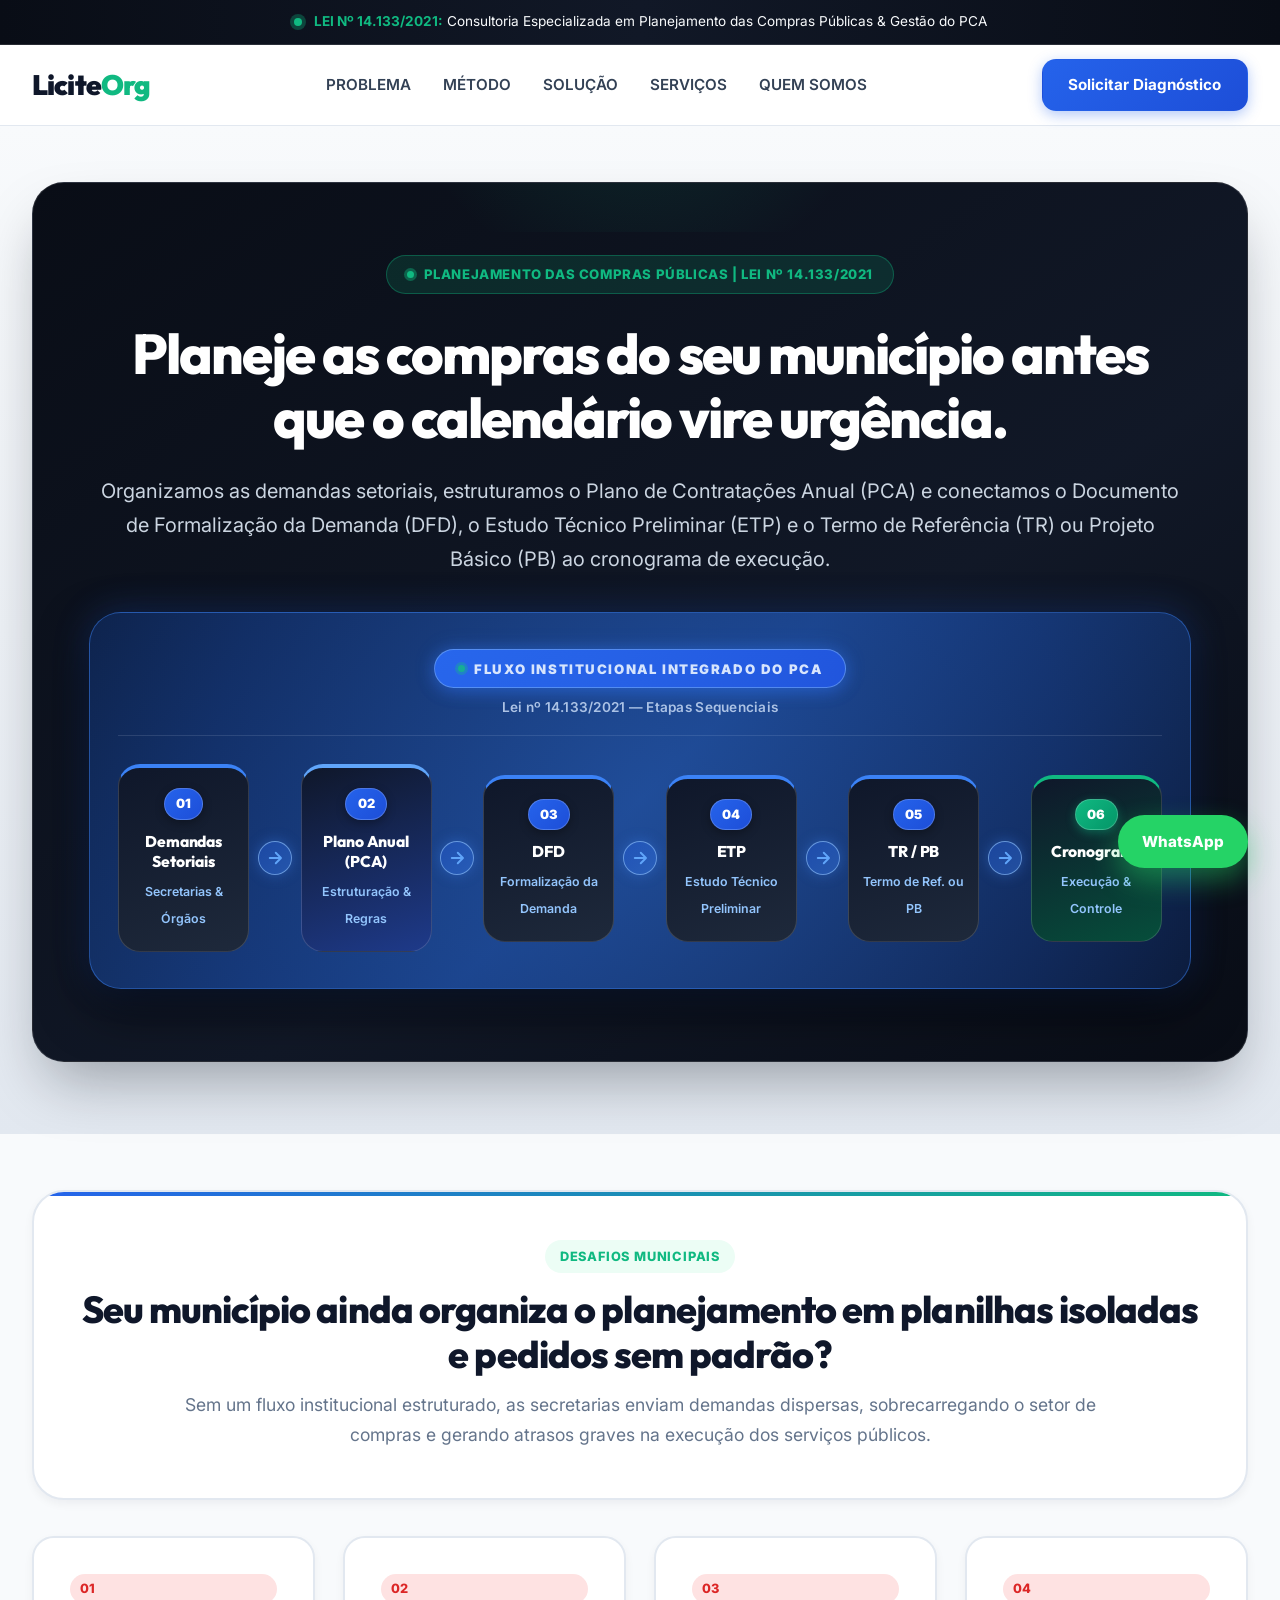
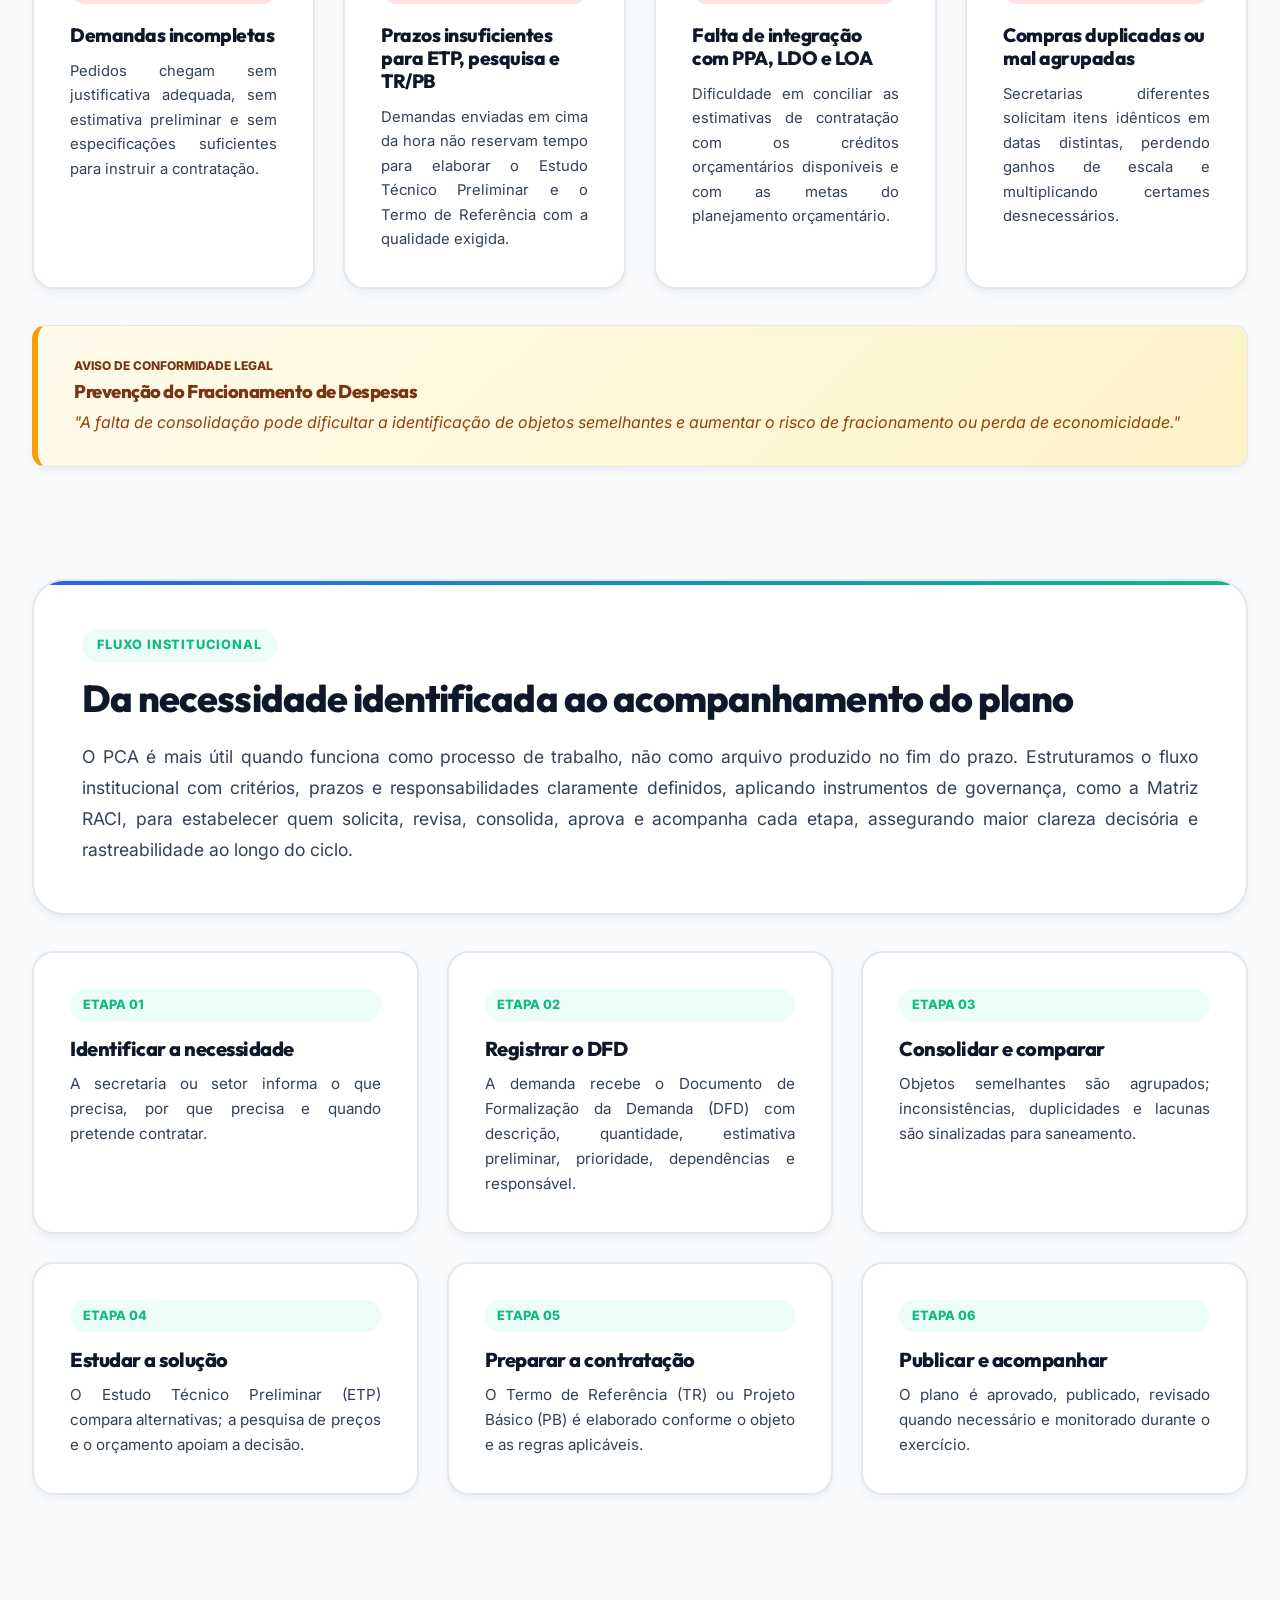
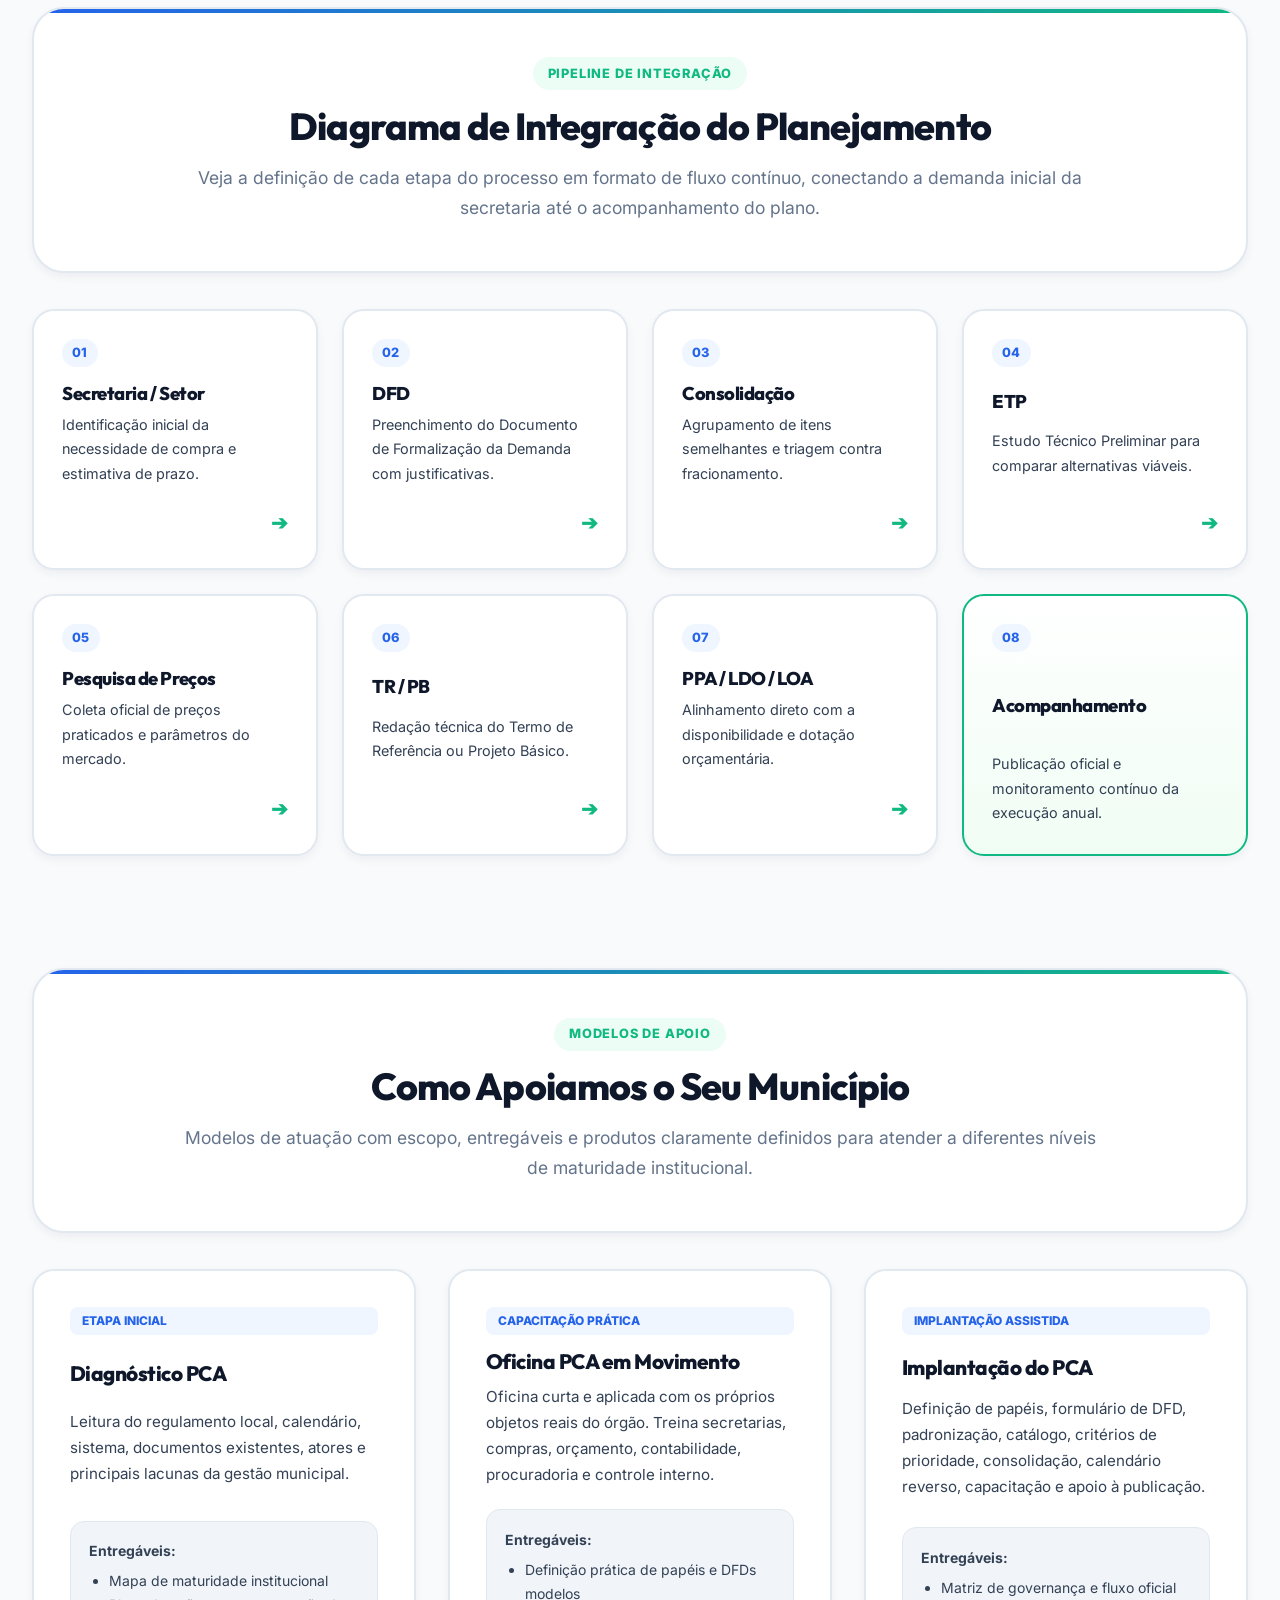
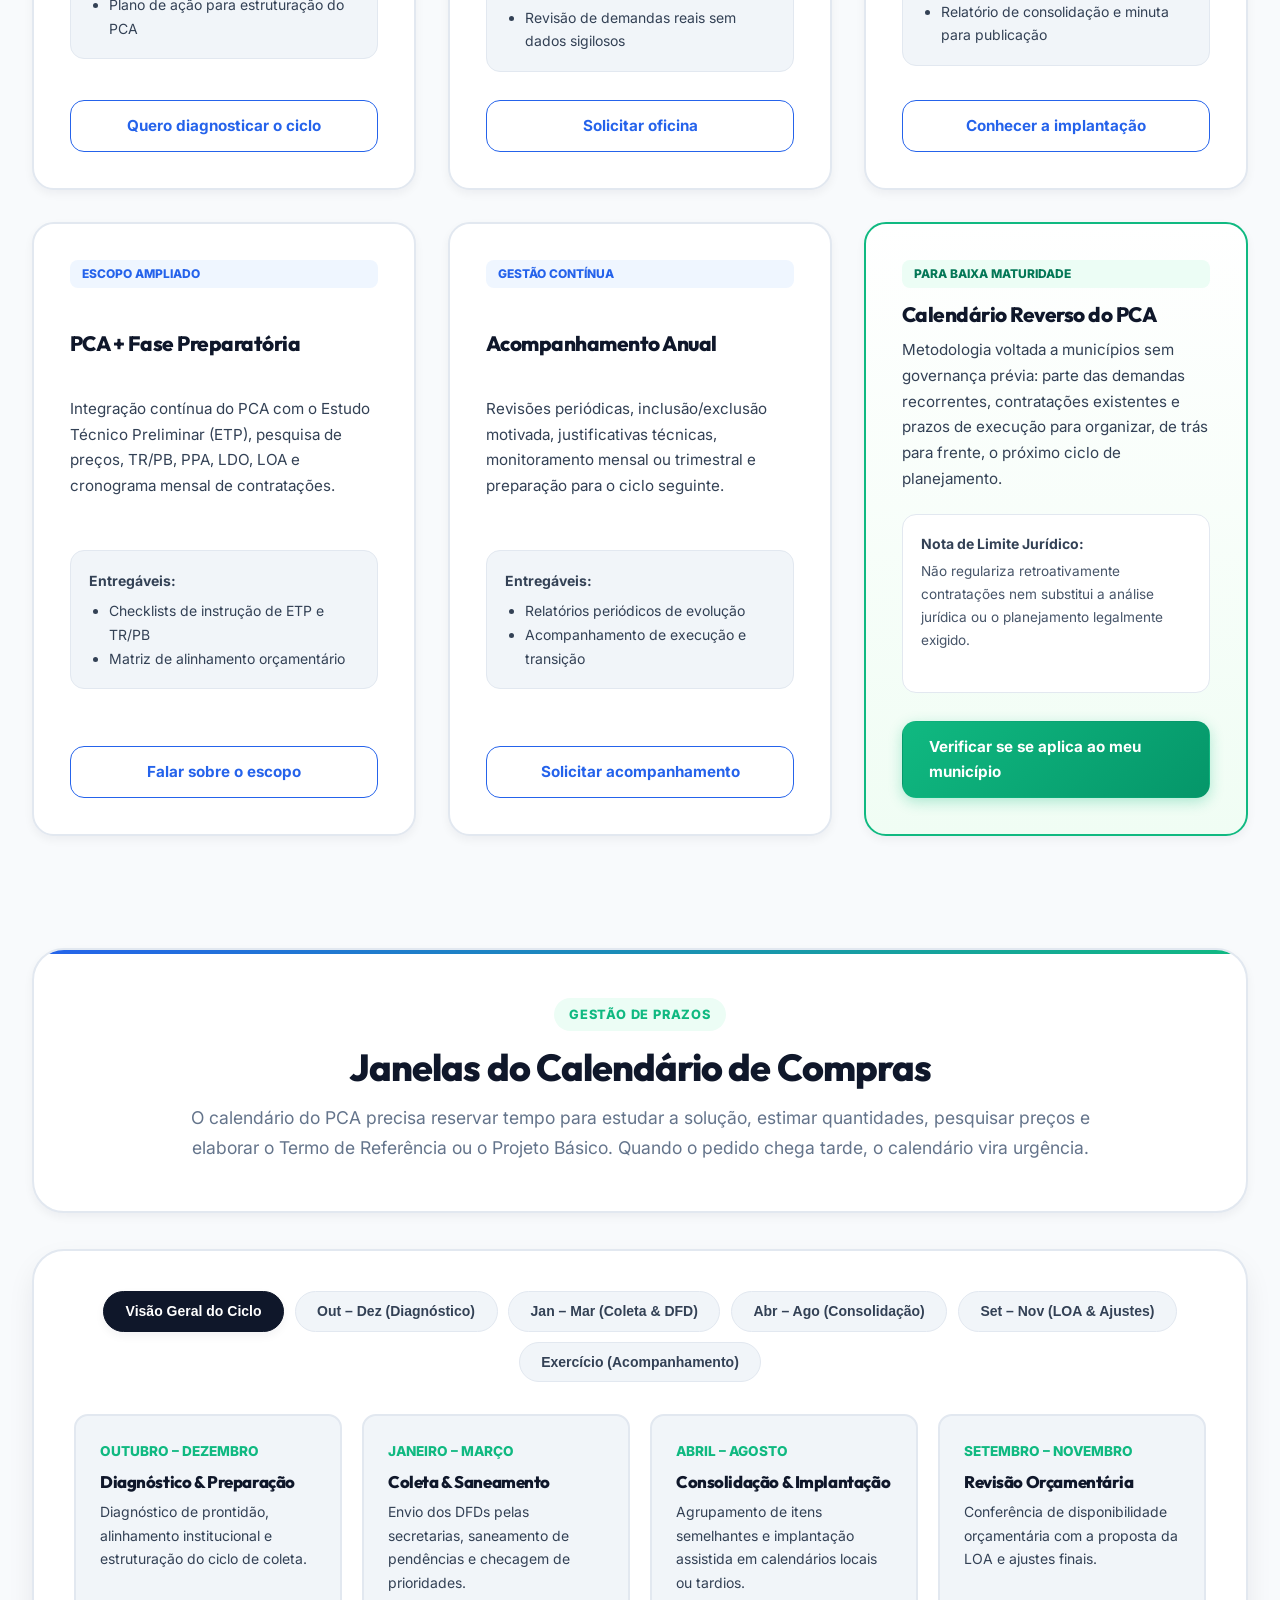
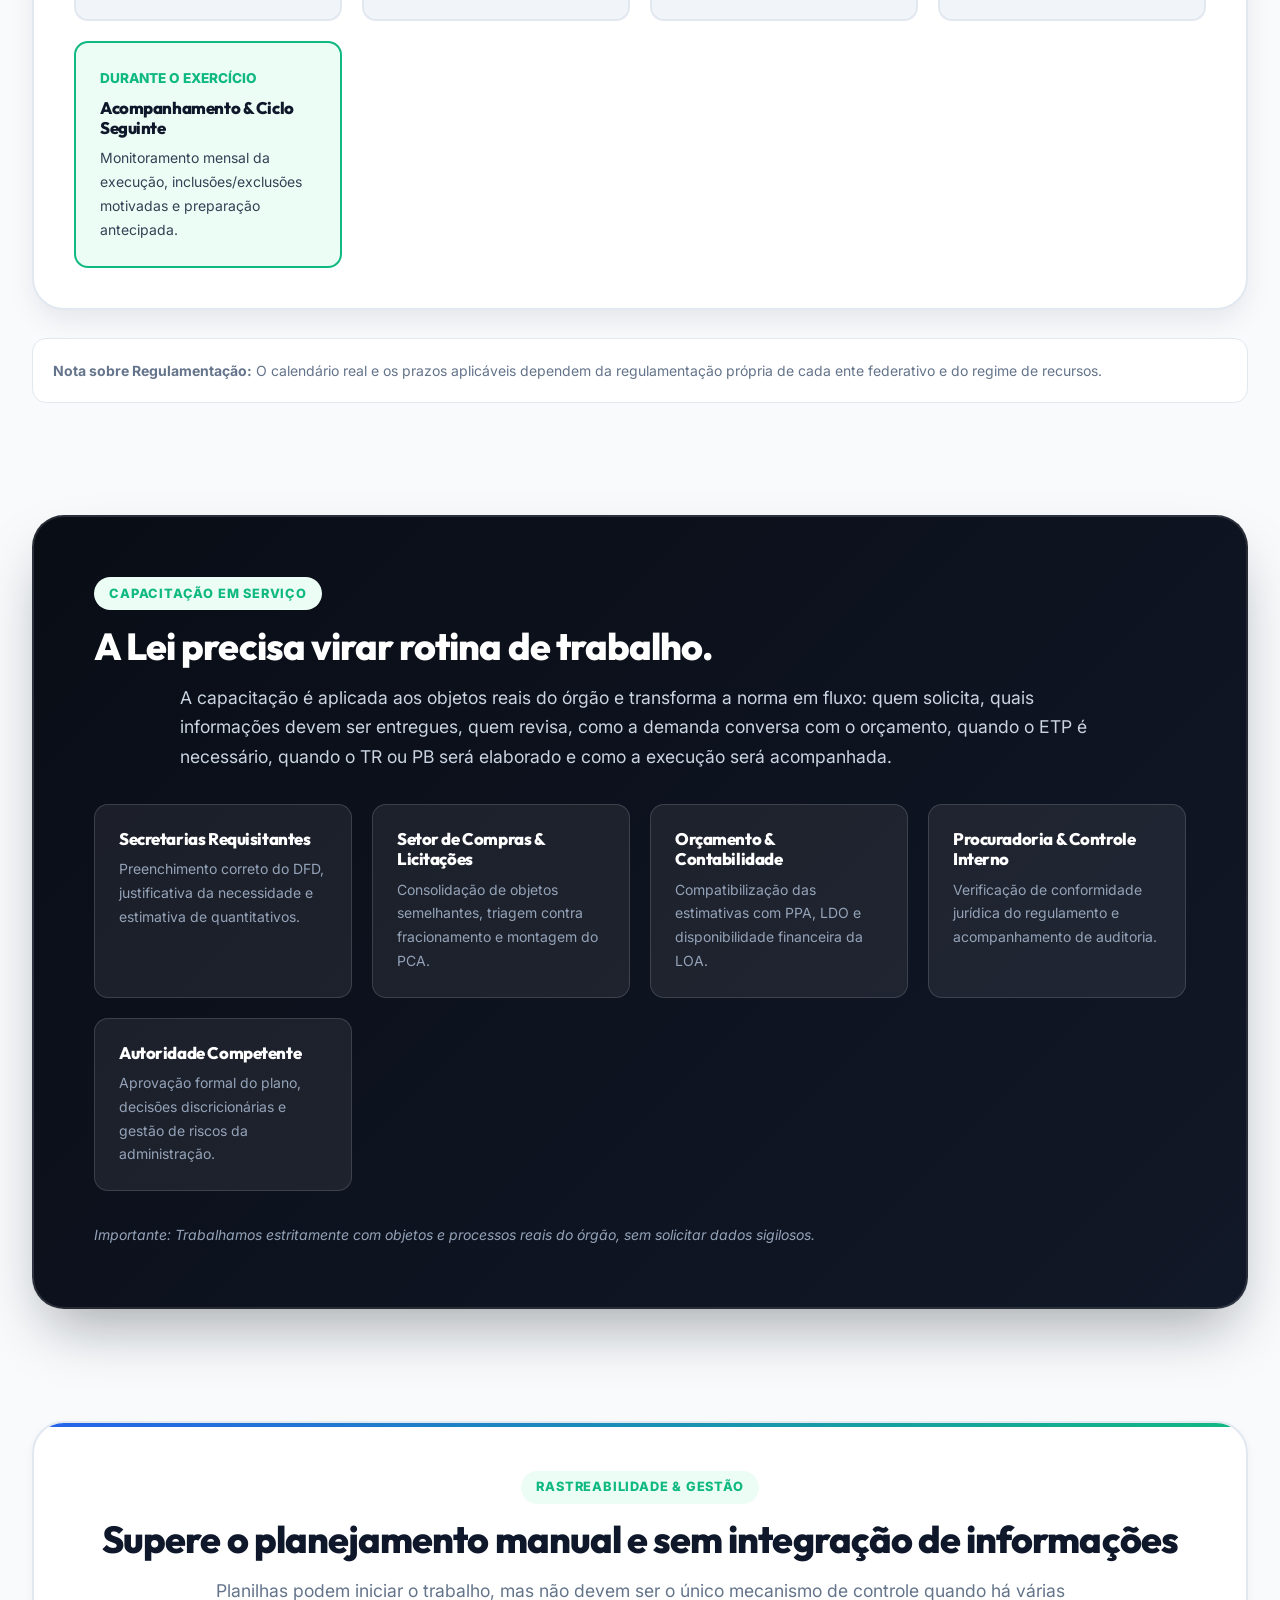
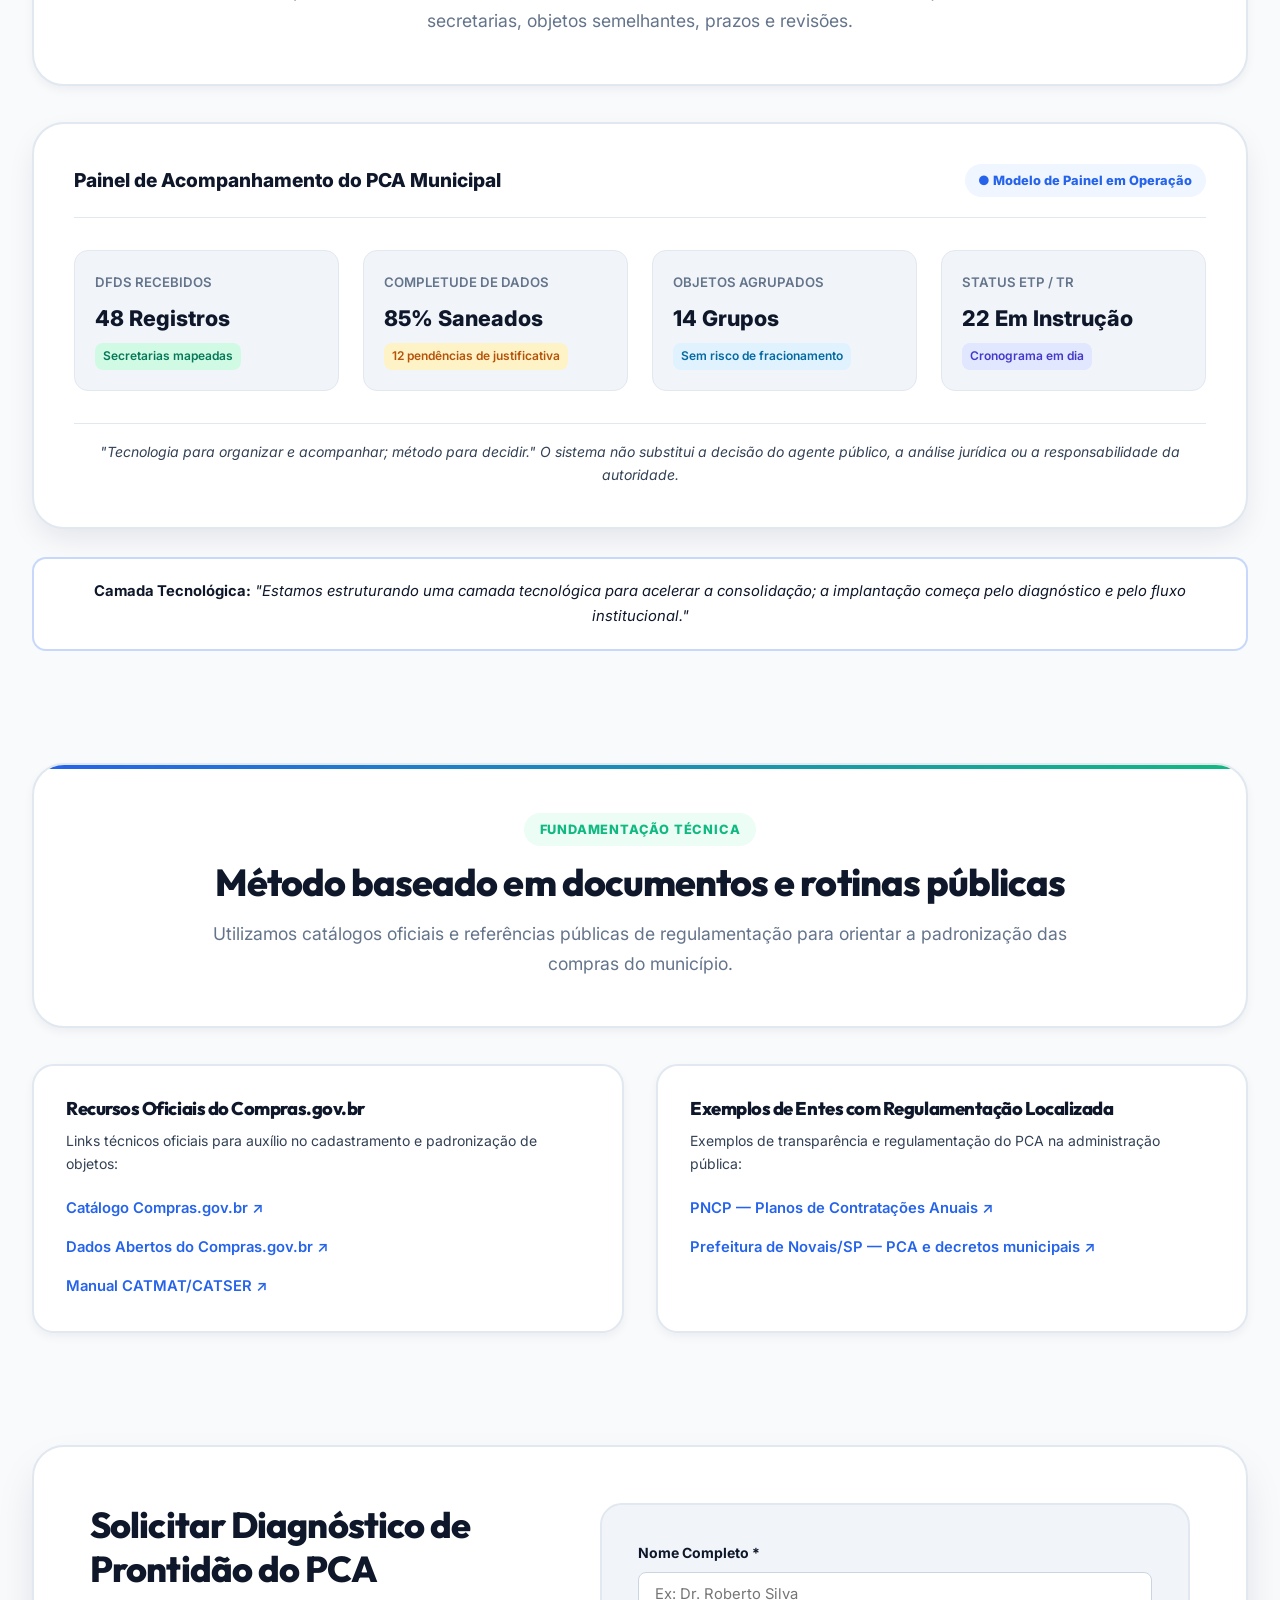
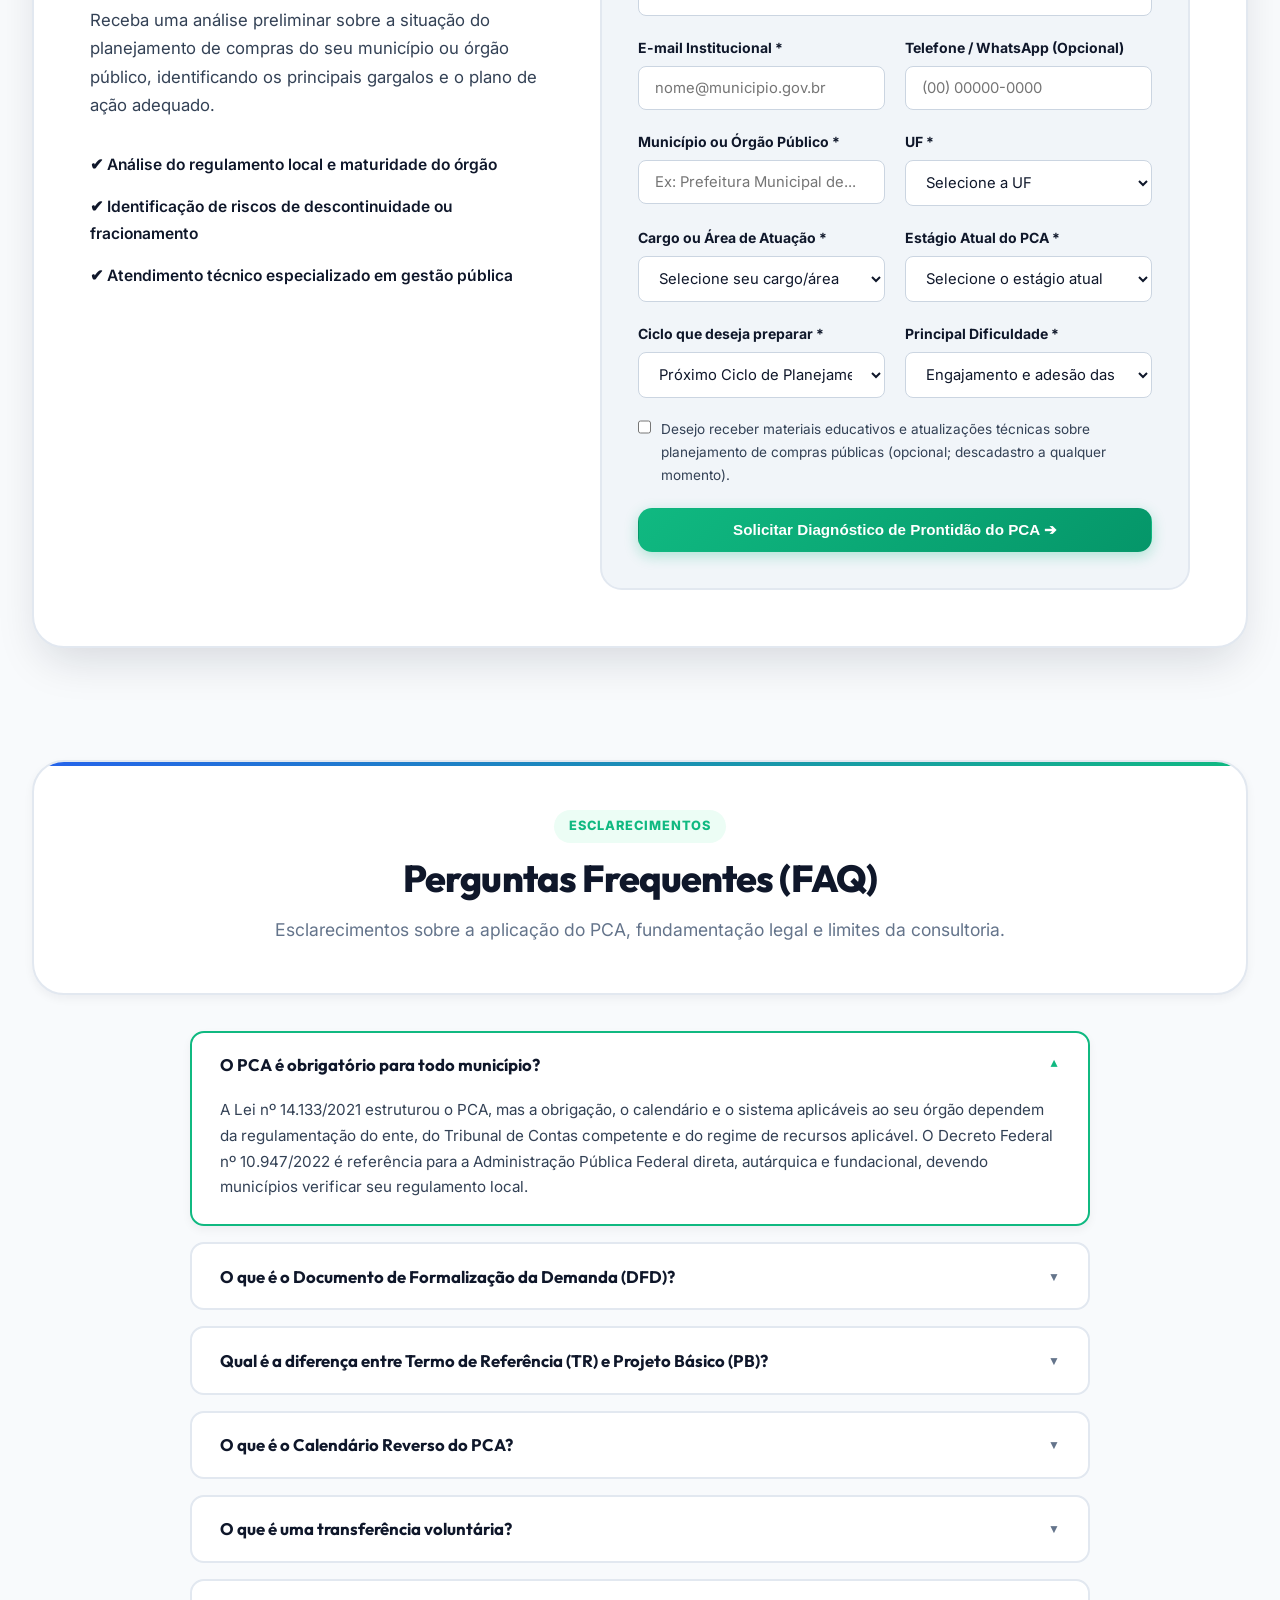
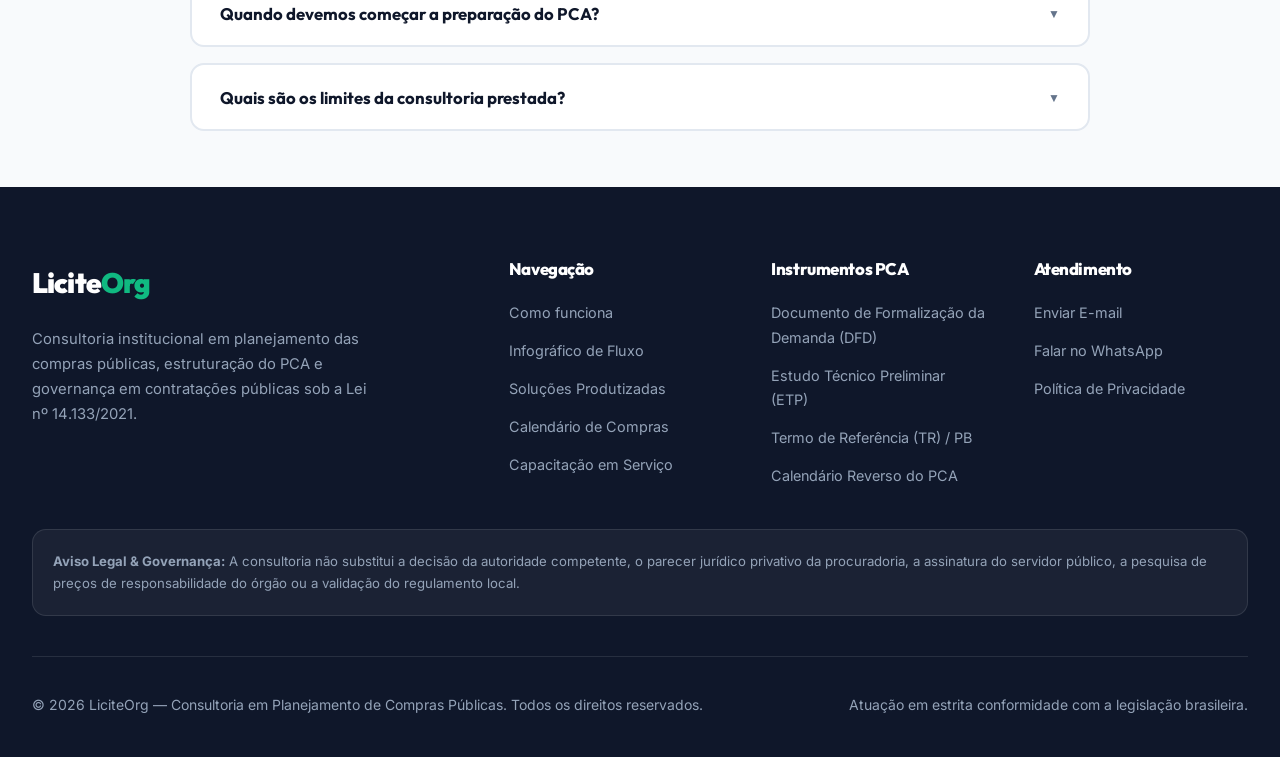
<file: index_v2.html>
<!DOCTYPE html>
<html lang="pt-BR">
<head>
  <meta charset="UTF-8">
  <meta name="viewport" content="width=device-width, initial-scale=1.0">
  
  <!-- Primary Meta Tags -->
  <title>Planejamento das compras públicas e PCA | LiciteOrg</title>
  <meta name="title" content="Planejamento das compras públicas e PCA | LiciteOrg">
  <meta name="description" content="Organize demandas, DFDs, ETP, TR/PB, orçamento e acompanhamento do Plano Anual de Contratações do seu município ou órgão público.">
  <meta name="keywords" content="Plano Anual de Contratações, PCA municipal, Documento de Formalização da Demanda, DFD, Estudo Técnico Preliminar, ETP, Termo de Referência, TR, Projeto Básico, PB, planejamento das compras públicas, Lei 14.133/2021, capacitação Lei 14.133/2021">

  <!-- Open Graph / Facebook -->
  <meta property="og:type" content="website">
  <meta property="og:title" content="Planejamento das compras públicas e PCA | LiciteOrg">
  <meta property="og:description" content="Organize demandas, DFDs, ETP, TR/PB, orçamento e acompanhamento do Plano Anual de Contratações do seu município ou órgão público.">

  <!-- Structured Data (JSON-LD) -->
  <script type="application/ld+json">
  {
    "@context": "https://schema.org",
    "@type": "Organization",
    "name": "LiciteOrg",
    "url": "https://liciteorg.com.br",
    "description": "Consultoria especializada no planejamento institucional de compras públicas e implantação assistida do Plano Anual de Contratações (PCA) sob a Lei nº 14.133/2021."
  }
  </script>

  <!-- Google Fonts -->
  <link rel="preconnect" href="https://fonts.googleapis.com">
  <link rel="preconnect" href="https://fonts.gstatic.com" crossorigin>
  <link href="https://fonts.googleapis.com/css2?family=Inter:wght@300;400;500;600;700;800&family=Outfit:wght@500;600;700;800;900&display=swap" rel="stylesheet">

  <!-- Custom CSS v2 (Novo Design System Radical) -->
  <link rel="stylesheet" href="css/styles_v2.css">
</head>
<body class="v2-dark-body">

  <!-- Top Announcement Bar -->
  <div class="v2-top-bar">
    <div class="container">
      <div class="top-bar-flex">
        <span class="live-dot-pulse"></span>
        <span class="top-bar-text"><strong>LEI Nº 14.133/2021:</strong> Consultoria Especializada em Planejamento das Compras Públicas & Gestão do PCA</span>
      </div>
    </div>
  </div>

  <!-- Sticky Glass Navbar -->
  <header class="v2-navbar">
    <div class="container v2-nav-container">
      <a href="#" class="v2-brand-logo">
        <div class="v2-brand-text">Licite<span>Org</span></div>
      </a>

      <nav class="v2-nav-links">
        <a href="#problema" class="v2-nav-item">PROBLEMA</a>
        <a href="#metodo" class="v2-nav-item">MÉTODO</a>
        <a href="#solucao" class="v2-nav-item">SOLUÇÃO</a>
        <a href="#servicos" class="v2-nav-item">SERVIÇOS</a>
        <a href="#quem-somos" class="v2-nav-item">QUEM SOMOS</a>
      </nav>

      <a href="#contato" class="v2-btn v2-btn-blue" id="nav-cta-btn">
        Solicitar Diagnóstico
      </a>
    </div>
  </header>

  <!-- HERO MASTER (Dark Executive Glass Hub) -->
  <section class="v2-hero-master">
    <div class="container">
      <div class="v2-hero-card-hub">
        
        <div class="v2-hero-badge-pill">
          <span class="pulse-dot"></span>
          PLANEJAMENTO DAS COMPRAS PÚBLICAS | LEI Nº 14.133/2021
        </div>

        <h1 class="v2-hero-title">
          Planeje as compras do seu município antes que o calendário vire urgência.
        </h1>

        <p class="v2-hero-subtitle">
          Organizamos as demandas setoriais, estruturamos o Plano de Contratações Anual (PCA) e conectamos o Documento de Formalização da Demanda (DFD), o Estudo Técnico Preliminar (ETP) e o Termo de Referência (TR) ou Projeto Básico (PB) ao cronograma de execução.
        </p>

        <!-- Infográfico Profissional de Fluxo Horizontal (Subheadline Workflow) -->
        <div class="v2-hero-infographic-flow">
          <div class="flow-header-container">
            <span class="flow-header-badge">
              <span class="pulse-dot"></span> FLUXO INSTITUCIONAL INTEGRADO DO PCA
            </span>
            <span class="flow-header-sub">Lei nº 14.133/2021 — Etapas Sequenciais</span>
          </div>
          
          <div class="flow-track">
            <div class="flow-node-card">
              <span class="node-step-badge">01</span>
              <div class="node-body">
                <h4 class="node-title">Demandas Setoriais</h4>
                <span class="node-desc">Secretarias & Órgãos</span>
              </div>
            </div>

            <div class="flow-connector">
              <div class="connector-arrow-pill">
                <svg width="18" height="18" viewBox="0 0 24 24" fill="none" stroke="currentColor" stroke-width="2.5" stroke-linecap="round" stroke-linejoin="round"><path d="M5 12h14M13 5l7 7-7 7"/></svg>
              </div>
            </div>

            <div class="flow-node-card active-node">
              <span class="node-step-badge">02</span>
              <div class="node-body">
                <h4 class="node-title">Plano Anual (PCA)</h4>
                <span class="node-desc">Estruturação & Regras</span>
              </div>
            </div>

            <div class="flow-connector">
              <div class="connector-arrow-pill">
                <svg width="18" height="18" viewBox="0 0 24 24" fill="none" stroke="currentColor" stroke-width="2.5" stroke-linecap="round" stroke-linejoin="round"><path d="M5 12h14M13 5l7 7-7 7"/></svg>
              </div>
            </div>

            <div class="flow-node-card">
              <span class="node-step-badge">03</span>
              <div class="node-body">
                <h4 class="node-title">DFD</h4>
                <span class="node-desc">Formalização da Demanda</span>
              </div>
            </div>

            <div class="flow-connector">
              <div class="connector-arrow-pill">
                <svg width="18" height="18" viewBox="0 0 24 24" fill="none" stroke="currentColor" stroke-width="2.5" stroke-linecap="round" stroke-linejoin="round"><path d="M5 12h14M13 5l7 7-7 7"/></svg>
              </div>
            </div>

            <div class="flow-node-card">
              <span class="node-step-badge">04</span>
              <div class="node-body">
                <h4 class="node-title">ETP</h4>
                <span class="node-desc">Estudo Técnico Preliminar</span>
              </div>
            </div>

            <div class="flow-connector">
              <div class="connector-arrow-pill">
                <svg width="18" height="18" viewBox="0 0 24 24" fill="none" stroke="currentColor" stroke-width="2.5" stroke-linecap="round" stroke-linejoin="round"><path d="M5 12h14M13 5l7 7-7 7"/></svg>
              </div>
            </div>

            <div class="flow-node-card">
              <span class="node-step-badge">05</span>
              <div class="node-body">
                <h4 class="node-title">TR / PB</h4>
                <span class="node-desc">Termo de Ref. ou PB</span>
              </div>
            </div>

            <div class="flow-connector">
              <div class="connector-arrow-pill">
                <svg width="18" height="18" viewBox="0 0 24 24" fill="none" stroke="currentColor" stroke-width="2.5" stroke-linecap="round" stroke-linejoin="round"><path d="M5 12h14M13 5l7 7-7 7"/></svg>
              </div>
            </div>

            <div class="flow-node-card finish-node">
              <span class="node-step-badge">06</span>
              <div class="node-body">
                <h4 class="node-title">Cronograma</h4>
                <span class="node-desc">Execução & Controle</span>
              </div>
            </div>
          </div>
        </div>

      </div>
    </div>
  </section>

  <!-- GATILHO DE DOR (Desafios do Planejamento Municipal) -->
  <section id="problema" class="v2-section-wrapper">
    <div class="container">
      
      <div class="v2-card-header-module">
        <span class="v2-header-tag">Desafios Municipais</span>
        <h2 class="v2-header-title">Seu município ainda organiza o planejamento em planilhas isoladas e pedidos sem padrão?</h2>
        <p class="v2-header-desc">
          Sem um fluxo institucional estruturado, as secretarias enviam demandas dispersas, sobrecarregando o setor de compras e gerando atrasos graves na execução dos serviços públicos.
        </p>
      </div>

      <div class="v2-bento-pain-grid">
        <div class="v2-pain-bento-card">
          <span class="pain-num-pill">01</span>
          <h3>Demandas incompletas</h3>
          <p>Pedidos chegam sem justificativa adequada, sem estimativa preliminar e sem especificações suficientes para instruir a contratação.</p>
        </div>

        <div class="v2-pain-bento-card">
          <span class="pain-num-pill">02</span>
          <h3>Prazos insuficientes para ETP, pesquisa e TR/PB</h3>
          <p>Demandas enviadas em cima da hora não reservam tempo para elaborar o Estudo Técnico Preliminar e o Termo de Referência com a qualidade exigida.</p>
        </div>

        <div class="v2-pain-bento-card">
          <span class="pain-num-pill">03</span>
          <h3>Falta de integração com PPA, LDO e LOA</h3>
          <p>Dificuldade em conciliar as estimativas de contratação com os créditos orçamentários disponíveis e com as metas do planejamento orçamentário.</p>
        </div>

        <div class="v2-pain-bento-card">
          <span class="pain-num-pill">04</span>
          <h3>Compras duplicadas ou mal agrupadas</h3>
          <p>Secretarias diferentes solicitam itens idênticos em datas distintas, perdendo ganhos de escala e multiplicando certames desnecessários.</p>
        </div>
      </div>

      <div class="v2-warning-compliance-banner">
        <div class="warning-tag">Aviso de Conformidade Legal</div>
        <h4>Prevenção do Fracionamento de Despesas</h4>
        <p>"A falta de consolidação pode dificultar a identificação de objetos semelhantes e aumentar o risco de fracionamento ou perda de economicidade."</p>
      </div>

    </div>
  </section>

  <!-- FLUXO INSTITUCIONAL DE 6 ETAPAS -->
  <section id="metodo" class="v2-section-wrapper">
    <div class="container">
      
      <div class="v2-card-header-module">
        <span class="v2-header-tag">Fluxo Institucional</span>
        <h2 class="v2-header-title">Da necessidade identificada ao acompanhamento do plano</h2>
        <p class="v2-header-desc">
          O PCA é mais útil quando funciona como processo de trabalho, não como arquivo produzido no fim do prazo. Estruturamos o fluxo institucional com critérios, prazos e responsabilidades claramente definidos, aplicando instrumentos de governança, como a Matriz RACI, para estabelecer quem solicita, revisa, consolida, aprova e acompanha cada etapa, assegurando maior clareza decisória e rastreabilidade ao longo do ciclo.
        </p>
      </div>

      <div class="v2-process-timeline-grid">
        <div class="v2-step-timeline-card">
          <div class="step-badge-number">Etapa 01</div>
          <h3>Identificar a necessidade</h3>
          <p>A secretaria ou setor informa o que precisa, por que precisa e quando pretende contratar.</p>
        </div>

        <div class="v2-step-timeline-card">
          <div class="step-badge-number">Etapa 02</div>
          <h3>Registrar o DFD</h3>
          <p>A demanda recebe o Documento de Formalização da Demanda (DFD) com descrição, quantidade, estimativa preliminar, prioridade, dependências e responsável.</p>
        </div>

        <div class="v2-step-timeline-card">
          <div class="step-badge-number">Etapa 03</div>
          <h3>Consolidar e comparar</h3>
          <p>Objetos semelhantes são agrupados; inconsistências, duplicidades e lacunas são sinalizadas para saneamento.</p>
        </div>

        <div class="v2-step-timeline-card">
          <div class="step-badge-number">Etapa 04</div>
          <h3>Estudar a solução</h3>
          <p>O Estudo Técnico Preliminar (ETP) compara alternativas; a pesquisa de preços e o orçamento apoiam a decisão.</p>
        </div>

        <div class="v2-step-timeline-card">
          <div class="step-badge-number">Etapa 05</div>
          <h3>Preparar a contratação</h3>
          <p>O Termo de Referência (TR) ou Projeto Básico (PB) é elaborado conforme o objeto e as regras aplicáveis.</p>
        </div>

        <div class="v2-step-timeline-card">
          <div class="step-badge-number">Etapa 06</div>
          <h3>Publicar e acompanhar</h3>
          <p>O plano é aprovado, publicado, revisado quando necessário e monitorado durante o exercício.</p>
        </div>
      </div>

    </div>
  </section>

  <!-- DIAGRAMA DE INTEGRAÇÃO (INFOGRÁFICO DE FLUXO EM PIPELINE) -->
  <section id="solucao" class="v2-section-wrapper">
    <div class="container">
      
      <div class="v2-card-header-module">
        <span class="v2-header-tag">Pipeline de Integração</span>
        <h2 class="v2-header-title">Diagrama de Integração do Planejamento</h2>
        <p class="v2-header-desc">
          Veja a definição de cada etapa do processo em formato de fluxo contínuo, conectando a demanda inicial da secretaria até o acompanhamento do plano.
        </p>
      </div>

      <div class="v2-pipeline-grid">
        <div class="v2-pipeline-card">
          <span class="pipe-num">01</span>
          <h4>Secretaria / Setor</h4>
          <p>Identificação inicial da necessidade de compra e estimativa de prazo.</p>
          <div class="pipe-arrow">➔</div>
        </div>

        <div class="v2-pipeline-card">
          <span class="pipe-num">02</span>
          <h4>DFD</h4>
          <p>Preenchimento do Documento de Formalização da Demanda com justificativas.</p>
          <div class="pipe-arrow">➔</div>
        </div>

        <div class="v2-pipeline-card">
          <span class="pipe-num">03</span>
          <h4>Consolidação</h4>
          <p>Agrupamento de itens semelhantes e triagem contra fracionamento.</p>
          <div class="pipe-arrow">➔</div>
        </div>

        <div class="v2-pipeline-card">
          <span class="pipe-num">04</span>
          <h4>ETP</h4>
          <p>Estudo Técnico Preliminar para comparar alternativas viáveis.</p>
          <div class="pipe-arrow">➔</div>
        </div>

        <div class="v2-pipeline-card">
          <span class="pipe-num">05</span>
          <h4>Pesquisa de Preços</h4>
          <p>Coleta oficial de preços praticados e parâmetros do mercado.</p>
          <div class="pipe-arrow">➔</div>
        </div>

        <div class="v2-pipeline-card">
          <span class="pipe-num">06</span>
          <h4>TR / PB</h4>
          <p>Redação técnica do Termo de Referência ou Projeto Básico.</p>
          <div class="pipe-arrow">➔</div>
        </div>

        <div class="v2-pipeline-card">
          <span class="pipe-num">07</span>
          <h4>PPA / LDO / LOA</h4>
          <p>Alinhamento direto com a disponibilidade e dotação orçamentária.</p>
          <div class="pipe-arrow">➔</div>
        </div>

        <div class="v2-pipeline-card pipeline-finish">
          <span class="pipe-num">08</span>
          <h4>Acompanhamento</h4>
          <p>Publicação oficial e monitoramento contínuo da execução anual.</p>
        </div>
      </div>

    </div>
  </section>

  <!-- SOLUÇÕES PRODUTIZADAS (Bento Service Hub) -->
  <section id="servicos" class="v2-section-wrapper">
    <div class="container">
      
      <div class="v2-card-header-module">
        <span class="v2-header-tag">Modelos de Apoio</span>
        <h2 class="v2-header-title">Como Apoiamos o Seu Município</h2>
        <p class="v2-header-desc">
          Modelos de atuação com escopo, entregáveis e produtos claramente definidos para atender a diferentes níveis de maturidade institucional.
        </p>
      </div>

      <div class="v2-services-grid">
        
        <div class="v2-service-card" id="card-diagnostico">
          <div class="service-tag">Etapa Inicial</div>
          <h3>Diagnóstico PCA</h3>
          <p>Leitura do regulamento local, calendário, sistema, documentos existentes, atores e principais lacunas da gestão municipal.</p>
          <div class="service-box">
            <strong>Entregáveis:</strong>
            <ul>
              <li>Mapa de maturidade institucional</li>
              <li>Plano de ação para estruturação do PCA</li>
            </ul>
          </div>
          <a href="#contato" class="v2-btn v2-btn-outline product-cta" data-service="Diagnóstico PCA">Quero diagnosticar o ciclo</a>
        </div>

        <div class="v2-service-card" id="card-oficina">
          <div class="service-tag">Capacitação Prática</div>
          <h3>Oficina PCA em Movimento</h3>
          <p>Oficina curta e aplicada com os próprios objetos reais do órgão. Treina secretarias, compras, orçamento, contabilidade, procuradoria e controle interno.</p>
          <div class="service-box">
            <strong>Entregáveis:</strong>
            <ul>
              <li>Definição prática de papéis e DFDs modelos</li>
              <li>Revisão de demandas reais sem dados sigilosos</li>
            </ul>
          </div>
          <a href="#contato" class="v2-btn v2-btn-outline product-cta" data-service="Oficina PCA em Movimento">Solicitar oficina</a>
        </div>

        <div class="v2-service-card" id="card-implantacao">
          <div class="service-tag">Implantação Assistida</div>
          <h3>Implantação do PCA</h3>
          <p>Definição de papéis, formulário de DFD, padronização, catálogo, critérios de prioridade, consolidação, calendário reverso, capacitação e apoio à publicação.</p>
          <div class="service-box">
            <strong>Entregáveis:</strong>
            <ul>
              <li>Matriz de governança e fluxo oficial</li>
              <li>Relatório de consolidação e minuta para publicação</li>
            </ul>
          </div>
          <a href="#contato" class="v2-btn v2-btn-outline product-cta" data-service="Implantação do PCA">Conhecer a implantação</a>
        </div>

        <div class="v2-service-card" id="card-fase-preparatoria">
          <div class="service-tag">Escopo Ampliado</div>
          <h3>PCA + Fase Preparatória</h3>
          <p>Integração contínua do PCA com o Estudo Técnico Preliminar (ETP), pesquisa de preços, TR/PB, PPA, LDO, LOA e cronograma mensal de contratações.</p>
          <div class="service-box">
            <strong>Entregáveis:</strong>
            <ul>
              <li>Checklists de instrução de ETP e TR/PB</li>
              <li>Matriz de alinhamento orçamentário</li>
            </ul>
          </div>
          <a href="#contato" class="v2-btn v2-btn-outline product-cta" data-service="PCA + Fase Preparatória">Falar sobre o escopo</a>
        </div>

        <div class="v2-service-card" id="card-acompanhamento">
          <div class="service-tag">Gestão Contínua</div>
          <h3>Acompanhamento Anual</h3>
          <p>Revisões periódicas, inclusão/exclusão motivada, justificativas técnicas, monitoramento mensal ou trimestral e preparação para o ciclo seguinte.</p>
          <div class="service-box">
            <strong>Entregáveis:</strong>
            <ul>
              <li>Relatórios periódicos de evolução</li>
              <li>Acompanhamento de execução e transição</li>
            </ul>
          </div>
          <a href="#contato" class="v2-btn v2-btn-outline product-cta" data-service="Acompanhamento Anual">Solicitar acompanhamento</a>
        </div>

        <!-- Featured Card -->
        <div class="v2-service-card featured-service-card" id="calendario-reverso">
          <div class="service-tag tag-emerald">Para Baixa Maturidade</div>
          <h3>Calendário Reverso do PCA</h3>
          <p>Metodologia voltada a municípios sem governança prévia: parte das demandas recorrentes, contratações existentes e prazos de execução para organizar, de trás para frente, o próximo ciclo de planejamento.</p>
          <div class="service-box bg-emerald-box">
            <strong>Nota de Limite Jurídico:</strong>
            <p style="font-size: 0.85rem; color: #475569; margin-top: 0.25rem;">Não regulariza retroativamente contratações nem substitui a análise jurídica ou o planejamento legalmente exigido.</p>
          </div>
          <a href="#contato" class="v2-btn v2-btn-emerald product-cta" data-service="Calendário Reverso do PCA">Verificar se se aplica ao meu município</a>
        </div>

      </div>
    </div>
  </section>

  <!-- CALENDÁRIO DE COMPRAS (SEGMENTED TAB CARD) -->
  <section id="calendario" class="v2-section-wrapper">
    <div class="container">
      
      <div class="v2-card-header-module">
        <span class="v2-header-tag">Gestão de Prazos</span>
        <h2 class="v2-header-title">Janelas do Calendário de Compras</h2>
        <p class="v2-header-desc">
          O calendário do PCA precisa reservar tempo para estudar a solução, estimar quantidades, pesquisar preços e elaborar o Termo de Referência ou o Projeto Básico. Quando o pedido chega tarde, o calendário vira urgência.
        </p>
      </div>

      <div class="v2-calendar-card-hub">
        <div class="v2-segmented-tabs-nav">
          <button class="v2-segment-tab active" data-tab="tab-all">Visão Geral do Ciclo</button>
          <button class="v2-segment-tab" data-tab="tab-p1">Out – Dez (Diagnóstico)</button>
          <button class="v2-segment-tab" data-tab="tab-p2">Jan – Mar (Coleta & DFD)</button>
          <button class="v2-segment-tab" data-tab="tab-p3">Abr – Ago (Consolidação)</button>
          <button class="v2-segment-tab" data-tab="tab-p4">Set – Nov (LOA & Ajustes)</button>
          <button class="v2-segment-tab" data-tab="tab-p5">Exercício (Acompanhamento)</button>
        </div>

        <div class="v2-tab-panel active" id="tab-all">
          <div class="v2-timeline-periods-grid">
            <div class="v2-period-card">
              <span class="period-pills">Outubro – Dezembro</span>
              <h4>Diagnóstico & Preparação</h4>
              <p>Diagnóstico de prontidão, alinhamento institucional e estruturação do ciclo de coleta.</p>
            </div>

            <div class="v2-period-card">
              <span class="period-pills">Janeiro – Março</span>
              <h4>Coleta & Saneamento</h4>
              <p>Envio dos DFDs pelas secretarias, saneamento de pendências e checagem de prioridades.</p>
            </div>

            <div class="v2-period-card">
              <span class="period-pills">Abril – Agosto</span>
              <h4>Consolidação & Implantação</h4>
              <p>Agrupamento de itens semelhantes e implantação assistida em calendários locais ou tardios.</p>
            </div>

            <div class="v2-period-card">
              <span class="period-pills">Setembro – Novembro</span>
              <h4>Revisão Orçamentária</h4>
              <p>Conferência de disponibilidade orçamentária com a proposta da LOA e ajustes finais.</p>
            </div>

            <div class="v2-period-card active-period">
              <span class="period-pills">Durante o Exercício</span>
              <h4>Acompanhamento & Ciclo Seguinte</h4>
              <p>Monitoramento mensal da execução, inclusões/exclusões motivadas e preparação antecipada.</p>
            </div>
          </div>
        </div>

        <div class="v2-tab-panel" id="tab-p1">
          <div class="v2-panel-detail-box">
            <h4>Outubro a Dezembro: Fase Diagnóstica e Estruturação</h4>
            <p>Período ideal para realizar a leitura das normas locais, verificar a maturidade dos setores e definir o modelo padronizado do Documento de Formalização da Demanda (DFD) para o ciclo seguinte.</p>
          </div>
        </div>

        <div class="v2-tab-panel" id="tab-p2">
          <div class="v2-panel-detail-box">
            <h4>Janeiro a Março: Coleta de Demandas e Saneamento Inicial</h4>
            <p>As secretarias municipais preenchem os DFDs com justificativas, quantidades e prioridades. A equipe de planejamento realiza o saneamento preventivo de informações incompletas.</p>
          </div>
        </div>

        <div class="v2-tab-panel" id="tab-p3">
          <div class="v2-panel-detail-box">
            <h4>Abril a Agosto: Consolidação e Implantação Assistida</h4>
            <p>Agrupamento de compras de objetos idênticos de diferentes pastas para evitar o fracionamento ilícito de despesas e alavancar a economia de escala.</p>
          </div>
        </div>

        <div class="v2-tab-panel" id="tab-p4">
          <div class="v2-panel-detail-box">
            <h4>Setembro a Novembro: Compatibilização com a LOA Municipal</h4>
            <p>Ajuste final entre as estimativas do PCA e a Lei Orçamentária Anual (LOA) em tramitação na Câmara Municipal para garantir lastro orçamentário real.</p>
          </div>
        </div>

        <div class="v2-tab-panel" id="tab-p5">
          <div class="v2-panel-detail-box">
            <h4>Durante o Exercício: Acompanhamento e Revisões Motivadas</h4>
            <p>Monitoramento mensal do cronograma de contratações, aprovação formal de alterações no PCA e preparação do calendário do ciclo posterior.</p>
          </div>
        </div>
      </div>

      <div class="v2-legal-regulation-card">
        <strong>Nota sobre Regulamentação:</strong> O calendário real e os prazos aplicáveis dependem da regulamentação própria de cada ente federativo e do regime de recursos.
      </div>

    </div>
  </section>

  <!-- CAPACITAÇÃO EM SERVIÇO (AUDIENCE HUB DARK CARD) -->
  <section id="capacitacao" class="v2-section-wrapper">
    <div class="container">
      
      <div class="v2-dark-hub-card">
        <span class="v2-header-tag text-emerald">Capacitação em Serviço</span>
        <h2 class="v2-header-title text-white">A Lei precisa virar rotina de trabalho.</h2>
        <p class="v2-header-desc text-slate">
          A capacitação é aplicada aos objetos reais do órgão e transforma a norma em fluxo: quem solicita, quais informações devem ser entregues, quem revisa, como a demanda conversa com o orçamento, quando o ETP é necessário, quando o TR ou PB será elaborado e como a execução será acompanhada.
        </p>

        <div class="v2-role-cards-grid">
          <div class="v2-role-card">
            <h4>Secretarias Requisitantes</h4>
            <p>Preenchimento correto do DFD, justificativa da necessidade e estimativa de quantitativos.</p>
          </div>

          <div class="v2-role-card">
            <h4>Setor de Compras & Licitações</h4>
            <p>Consolidação de objetos semelhantes, triagem contra fracionamento e montagem do PCA.</p>
          </div>

          <div class="v2-role-card">
            <h4>Orçamento & Contabilidade</h4>
            <p>Compatibilização das estimativas com PPA, LDO e disponibilidade financeira da LOA.</p>
          </div>

          <div class="v2-role-card">
            <h4>Procuradoria & Controle Interno</h4>
            <p>Verificação de conformidade jurídica do regulamento e acompanhamento de auditoria.</p>
          </div>

          <div class="v2-role-card">
            <h4>Autoridade Competente</h4>
            <p>Aprovação formal do plano, decisões discricionárias e gestão de riscos da administração.</p>
          </div>
        </div>

        <div class="v2-privacy-disclaimer">
          <em>Importante: Trabalhamos estritamente com objetos e processos reais do órgão, sem solicitar dados sigilosos.</em>
        </div>
      </div>

    </div>
  </section>

  <!-- PAINEL DE ACOMPANHAMENTO (MOCKUP DASHBOARD CARD) -->
  <section class="v2-section-wrapper">
    <div class="container">
      
      <div class="v2-card-header-module">
        <span class="v2-header-tag">Rastreabilidade & Gestão</span>
        <h2 class="v2-header-title">Supere o planejamento manual e sem integração de informações</h2>
        <p class="v2-header-desc">
          Planilhas podem iniciar o trabalho, mas não devem ser o único mecanismo de controle quando há várias secretarias, objetos semelhantes, prazos e revisões.
        </p>
      </div>

      <div class="v2-dashboard-mockup-card">
        <div class="v2-mockup-bar">
          <div class="v2-mockup-title">Painel de Acompanhamento do PCA Municipal</div>
          <span class="v2-status-pill">● Modelo de Painel em Operação</span>
        </div>

        <div class="v2-mockup-metrics-grid">
          <div class="v2-metric-box">
            <span class="m-title">DFDs Recebidos</span>
            <span class="m-value">48 Registros</span>
            <span class="m-badge badge-green">Secretarias mapeadas</span>
          </div>

          <div class="v2-metric-box">
            <span class="m-title">Completude de Dados</span>
            <span class="m-value">85% Saneados</span>
            <span class="m-badge badge-yellow">12 pendências de justificativa</span>
          </div>

          <div class="v2-metric-box">
            <span class="m-title">Objetos Agrupados</span>
            <span class="m-value">14 Grupos</span>
            <span class="m-badge badge-blue">Sem risco de fracionamento</span>
          </div>

          <div class="v2-metric-box">
            <span class="m-title">Status ETP / TR</span>
            <span class="m-value">22 Em Instrução</span>
            <span class="m-badge badge-purple">Cronograma em dia</span>
          </div>
        </div>

        <div class="v2-mockup-footer-quote">
          "Tecnologia para organizar e acompanhar; método para decidir." O sistema não substitui a decisão do agente público, a análise jurídica ou a responsabilidade da autoridade.
        </div>
      </div>

      <div class="v2-disclaimer-info-card">
        <strong>Camada Tecnológica:</strong> <em>"Estamos estruturando uma camada tecnológica para acelerar a consolidação; a implantação começa pelo diagnóstico e pelo fluxo institucional."</em>
      </div>

    </div>
  </section>

  <!-- FONTES DE REFERÊNCIA & TRANSPARÊNCIA -->
  <section id="quem-somos" class="v2-section-wrapper">
    <div class="container">
      
      <div class="v2-card-header-module">
        <span class="v2-header-tag">Fundamentação Técnica</span>
        <h2 class="v2-header-title">Método baseado em documentos e rotinas públicas</h2>
        <p class="v2-header-desc">
          Utilizamos catálogos oficiais e referências públicas de regulamentação para orientar a padronização das compras do município.
        </p>
      </div>

      <div class="v2-ref-cards-grid">
        <div class="v2-ref-card">
          <h4>Recursos Oficiais do Compras.gov.br</h4>
          <p>Links técnicos oficiais para auxílio no cadastramento e padronização de objetos:</p>
          <ul class="ref-links-list">
            <li><a href="https://www.gov.br/compras/pt-br" target="_blank" rel="noopener" id="link-catmat">Catálogo Compras.gov.br ↗</a></li>
            <li><a href="https://dados.gov.br" target="_blank" rel="noopener" id="link-dados-abertos">Dados Abertos do Compras.gov.br ↗</a></li>
            <li><a href="https://www.gov.br/compras/pt-br/sistemas/conheca-o-compras/catalogo-de-materiais-e-servicos" target="_blank" rel="noopener" id="link-manual-catmat">Manual CATMAT/CATSER ↗</a></li>
          </ul>
        </div>

        <div class="v2-ref-card">
          <h4>Exemplos de Entes com Regulamentação Localizada</h4>
          <p>Exemplos de transparência e regulamentação do PCA na administração pública:</p>
          <ul class="ref-links-list">
            <li><a href="https://pncp.gov.br" target="_blank" rel="noopener" id="link-pncp">PNCP — Planos de Contratações Anuais ↗</a></li>
            <li><a href="https://www.novais.sp.gov.br" target="_blank" rel="noopener" id="link-novais">Prefeitura de Novais/SP — PCA e decretos municipais ↗</a></li>
          </ul>
        </div>
      </div>

    </div>
  </section>

  <!-- FORMULÁRIO DE DIAGNÓSTICO B2A (Executive Form Card) -->
  <section id="contato" class="v2-section-wrapper">
    <div class="container">
      
      <div class="v2-form-main-wrapper">
        <div class="v2-form-info-col">
          <h2>Solicitar Diagnóstico de Prontidão do PCA</h2>
          <p>
            Receba uma análise preliminar sobre a situação do planejamento de compras do seu município ou órgão público, identificando os principais gargalos e o plano de ação adequado.
          </p>

          <div class="v2-form-benefits-list">
            <div class="benefit-item">✔ Análise do regulamento local e maturidade do órgão</div>
            <div class="benefit-item">✔ Identificação de riscos de descontinuidade ou fracionamento</div>
            <div class="benefit-item">✔ Atendimento técnico especializado em gestão pública</div>
          </div>
        </div>

        <div class="v2-form-input-col">
          <form id="main-lead-form" class="v2-lead-form">
            
            <div class="form-group">
              <label for="lead-name">Nome Completo *</label>
              <input type="text" id="lead-name" class="form-control" placeholder="Ex: Dr. Roberto Silva" required>
            </div>

            <div class="form-row">
              <div class="form-group">
                <label for="lead-email">E-mail Institucional *</label>
                <input type="email" id="lead-email" class="form-control" placeholder="nome@municipio.gov.br" required>
              </div>

              <div class="form-group">
                <label for="lead-phone">Telefone / WhatsApp (Opcional)</label>
                <input type="tel" id="lead-phone" class="form-control" placeholder="(00) 00000-0000">
              </div>
            </div>

            <div class="form-row">
              <div class="form-group">
                <label for="lead-entity">Município ou Órgão Público *</label>
                <input type="text" id="lead-entity" class="form-control" placeholder="Ex: Prefeitura Municipal de..." required>
              </div>

              <div class="form-group">
                <label for="lead-uf">UF *</label>
                <select id="lead-uf" class="form-select" required>
                  <option value="" disabled selected>Selecione a UF</option>
                  <option value="AC">AC</option><option value="AL">AL</option><option value="AP">AP</option><option value="AM">AM</option><option value="BA">BA</option><option value="CE">CE</option><option value="DF">DF</option><option value="ES">ES</option><option value="GO">GO</option><option value="MA">MA</option><option value="MT">MT</option><option value="MS">MS</option><option value="MG">MG</option><option value="PA">PA</option><option value="PB">PB</option><option value="PR">PR</option><option value="PE">PE</option><option value="PI">PI</option><option value="RJ">RJ</option><option value="RN">RN</option><option value="RS">RS</option><option value="RO">RO</option><option value="RR">RR</option><option value="SC">SC</option><option value="SP">SP</option><option value="SE">SE</option><option value="TO">TO</option>
                </select>
              </div>
            </div>

            <div class="form-row">
              <div class="form-group">
                <label for="lead-role">Cargo ou Área de Atuação *</label>
                <select id="lead-role" class="form-select" required>
                  <option value="" disabled selected>Selecione seu cargo/área</option>
                  <option value="Prefeito / Vice / Dirigente">Prefeito / Vice / Dirigente Máximo</option>
                  <option value="Secretário Municipal / Gestor">Secretário Municipal / Gestor de Pasta</option>
                  <option value="Compras / Licitações / Agente de Contratação">Compras / Licitações / Agente de Contratação</option>
                  <option value="Planejamento / Orçamento / Finanças">Planejamento / Orçamento / Finanças</option>
                  <option value="Procuradoria / Assessoria Jurídica">Procuradoria / Assessoria Jurídica</option>
                  <option value="Controle Interno / Auditoria">Controle Interno / Auditoria</option>
                  <option value="Setor Requisitante / Demandante">Setor Requisitante / Demandante</option>
                  <option value="Outros">Outros</option>
                </select>
              </div>

              <div class="form-group">
                <label for="lead-stage">Estágio Atual do PCA *</label>
                <select id="lead-stage" class="form-select" required>
                  <option value="" disabled selected>Selecione o estágio atual</option>
                  <option value="ainda não regulamentamos">Ainda não regulamentamos o PCA</option>
                  <option value="temos regulamento, mas não temos fluxo">Temos regulamento, mas não temos fluxo estruturado</option>
                  <option value="coletamos demandas em planilhas">Coletamos demandas dispersas em planilhas</option>
                  <option value="temos PCA publicado e precisamos acompanhar">Temos PCA publicado e precisamos acompanhar a execução</option>
                  <option value="queremos preparar o próximo ciclo">Queremos preparar antecipadamente o próximo ciclo</option>
                </select>
              </div>
            </div>

            <div class="form-row">
              <div class="form-group">
                <label for="lead-cycle">Ciclo que deseja preparar *</label>
                <select id="lead-cycle" class="form-select" required>
                  <option value="Próximo Ciclo (2027)" selected>Próximo Ciclo de Planejamento (2027)</option>
                  <option value="Ciclo Atual (2026)">Ajustes e Acompanhamento do Ciclo Atual (2026)</option>
                  <option value="Transição e Diagnóstico">Diagnóstico de Transição Institucional</option>
                </select>
              </div>

              <div class="form-group">
                <label for="lead-difficulty">Principal Dificuldade *</label>
                <select id="lead-difficulty" class="form-select" required>
                  <option value="Engajamento das secretarias">Engajamento e adesão das secretarias</option>
                  <option value="Qualidade dos DFDs">Qualidade e detalhamento dos DFDs</option>
                  <option value="Consolidação e agrupamento">Consolidação e agrupamento de itens semelhantes</option>
                  <option value="Alinhamento com LOA">Alinhamento orçamentário com a LOA</option>
                  <option value="Prazos para ETP e TR">Prazos insuficientes para instrução de ETP e TR/PB</option>
                  <option value="Outra dificuldade">Outra dificuldade</option>
                </select>
              </div>
            </div>

            <div class="consent-checkbox-group">
              <input type="checkbox" id="lead-optin" class="form-checkbox">
              <label for="lead-optin">
                Desejo receber materiais educativos e atualizações técnicas sobre planejamento de compras públicas (opcional; descadastro a qualquer momento).
              </label>
            </div>

            <button type="submit" class="v2-btn v2-btn-emerald v2-btn-full" id="lead-submit-btn">
              Solicitar Diagnóstico de Prontidão do PCA ➔
            </button>
          </form>
        </div>
      </div>

    </div>
  </section>

  <!-- PERGUNTAS FREQUENTES (FAQ) -->
  <section id="faq" class="v2-section-wrapper">
    <div class="container">
      
      <div class="v2-card-header-module">
        <span class="v2-header-tag">Esclarecimentos</span>
        <h2 class="v2-header-title">Perguntas Frequentes (FAQ)</h2>
        <p class="v2-header-desc">
          Esclarecimentos sobre a aplicação do PCA, fundamentação legal e limites da consultoria.
        </p>
      </div>

      <div class="v2-faq-stack">

        <div class="v2-faq-card active">
          <button class="faq-question">
            <span>O PCA é obrigatório para todo município?</span>
            <span class="faq-icon">▼</span>
          </button>
          <div class="faq-answer">
            <p>A Lei nº 14.133/2021 estruturou o PCA, mas a obrigação, o calendário e o sistema aplicáveis ao seu órgão dependem da regulamentação do ente, do Tribunal de Contas competente e do regime de recursos aplicável. O Decreto Federal nº 10.947/2022 é referência para a Administração Pública Federal direta, autárquica e fundacional, devendo municípios verificar seu regulamento local.</p>
          </div>
        </div>

        <div class="v2-faq-card">
          <button class="faq-question">
            <span>O que é o Documento de Formalização da Demanda (DFD)?</span>
            <span class="faq-icon">▼</span>
          </button>
          <div class="faq-answer">
            <p>É o registro oficial da necessidade de contratação da secretaria ou setor: contendo sua justificativa, descrição do objeto, quantidade estimada, estimativa preliminar de valor, data pretendida, prioridade, dependências e setor responsável, conforme o regulamento aplicável.</p>
          </div>
        </div>

        <div class="v2-faq-card">
          <button class="faq-question">
            <span>Qual é a diferença entre Termo de Referência (TR) e Projeto Básico (PB)?</span>
            <span class="faq-icon">▼</span>
          </button>
          <div class="faq-answer">
            <p>O Termo de Referência (TR) orienta a contratação de bens e serviços comuns. O Projeto Básico (PB) é utilizado nas hipóteses próprias de obras e serviços de engenharia. A escolha e o conteúdo devem seguir a lei, o regulamento e o objeto concreto.</p>
          </div>
        </div>

        <div class="v2-faq-card">
          <button class="faq-question">
            <span>O que é o Calendário Reverso do PCA?</span>
            <span class="faq-icon">▼</span>
          </button>
          <div class="faq-answer">
            <p>É uma metodologia para municípios com baixa maturidade de planejamento. A equipe parte das demandas recorrentes, contratações existentes e prazos de execução para organizar o próximo ciclo de trás para frente, identificando lacunas e dependências. Não é uma forma de legitimar retroativamente contratações já realizadas.</p>
          </div>
        </div>

        <div class="v2-faq-card">
          <button class="faq-question">
            <span>O que é uma transferência voluntária?</span>
            <span class="faq-icon">▼</span>
          </button>
          <div class="faq-answer">
            <p>É o repasse de recursos correntes ou de capital a outro ente federativo, por cooperação, auxílio ou assistência financeira, sem decorrer de obrigação constitucional ou legal. Convênios e contratos de repasse da União são exemplos. O instrumento específico deve ser analisado caso a caso (Art. 25 da LRF).</p>
          </div>
        </div>

        <div class="v2-faq-card">
          <button class="faq-question">
            <span>Quando devemos começar a preparação do PCA?</span>
            <span class="faq-icon">▼</span>
          </button>
          <div class="faq-answer">
            <p>Para o ciclo seguinte, recomenda-se iniciar o diagnóstico antes da coleta de demandas, normalmente entre outubro e março em calendários antecipados. Municípios com prazos locais em julho ou agosto podem contratar apoio entre março e junho. O calendário real deve ser conferido na regulamentação local.</p>
          </div>
        </div>

        <div class="v2-faq-card">
          <button class="faq-question">
            <span>Quais são os limites da consultoria prestada?</span>
            <span class="faq-icon">▼</span>
          </button>
          <div class="faq-answer">
            <p>A consultoria atua no suporte metodológico e institucional. O trabalho não substitui a decisão discricionária da autoridade competente, o parecer jurídico privativo da procuradoria, a assinatura do servidor público responsável, a pesquisa de preços de responsabilidade do órgão ou a adequação às normas do ente.</p>
          </div>
        </div>

      </div>
    </div>
  </section>

  <!-- FOOTER INSTITUCIONAL -->
  <footer class="v2-footer">
    <div class="container">
      <div class="v2-footer-grid">
        <div class="v2-footer-brand">
          <div class="v2-brand-text text-white">Licite<span style="color: #10b981;">Org</span></div>
          <p>
            Consultoria institucional em planejamento das compras públicas, estruturação do PCA e governança em contratações públicas sob a Lei nº 14.133/2021.
          </p>
        </div>

        <div class="v2-footer-col">
          <h4>Navegação</h4>
          <ul>
            <li><a href="#como-funciona">Como funciona</a></li>
            <li><a href="#diagrama">Infográfico de Fluxo</a></li>
            <li><a href="#solucoes">Soluções Produtizadas</a></li>
            <li><a href="#calendario">Calendário de Compras</a></li>
            <li><a href="#capacitacao">Capacitação em Serviço</a></li>
          </ul>
        </div>

        <div class="v2-footer-col">
          <h4>Instrumentos PCA</h4>
          <ul>
            <li><a href="#diagrama">Documento de Formalização da Demanda (DFD)</a></li>
            <li><a href="#diagrama">Estudo Técnico Preliminar (ETP)</a></li>
            <li><a href="#diagrama">Termo de Referência (TR) / PB</a></li>
            <li><a href="#calendario-reverso">Calendário Reverso do PCA</a></li>
          </ul>
        </div>

        <div class="v2-footer-col">
          <h4>Atendimento</h4>
          <ul>
            <li><a href="mailto:licite.adm.contato@gmail.com" id="footer-link-email">Enviar E-mail</a></li>
            <li><a href="https://wa.me/5584999660794" target="_blank" rel="noopener" id="footer-link-whatsapp">Falar no WhatsApp</a></li>
            <li><a href="#" id="footer-link-privacy">Política de Privacidade</a></li>
          </ul>
        </div>
      </div>

      <div class="v2-footer-notice">
        <strong>Aviso Legal & Governança:</strong> A consultoria não substitui a decisão da autoridade competente, o parecer jurídico privativo da procuradoria, a assinatura do servidor público, a pesquisa de preços de responsabilidade do órgão ou a validação do regulamento local.
      </div>

      <div class="v2-footer-bottom">
        <p>&copy; 2026 LiciteOrg — Consultoria em Planejamento de Compras Públicas. Todos os direitos reservados.</p>
        <p>Atuação em estrita conformidade com a legislação brasileira.</p>
      </div>
    </div>
  </footer>

  <!-- Floating WhatsApp Pill Button -->
  <a href="https://wa.me/5584999660794?text=Ol%C3%A1!%20Gostaria%20de%20informa%C3%A7%C3%B5es%20sobre%20o%20Diagn%C3%B3stico%20do%20PCA." target="_blank" rel="noopener" class="v2-whatsapp-float" id="floating-whatsapp-btn">
    <span class="wa-txt">WhatsApp</span>
  </a>

  <!-- Modal de Confirmação -->
  <div id="success-modal" class="modal-overlay" aria-hidden="true">
    <div class="modal-box">
      <h3>Solicitação Enviada com Sucesso!</h3>
      <p style="color: #64748b; margin: 1rem 0 1.5rem 0; font-size: 0.95rem;">
        Sua solicitação de diagnóstico foi recebida por nossa equipe técnica. Entraremos em contato institucional para dar prosseguimento à análise do município.
      </p>
      <div style="display: flex; flex-direction: column; gap: 0.75rem;">
        <button id="whatsapp-redirect-btn" class="v2-btn v2-btn-emerald" style="width: 100%;">
          Falar no WhatsApp
        </button>
        <button id="modal-close-btn" class="v2-btn v2-btn-outline" style="width: 100%;">
          Fechar
        </button>
      </div>
    </div>
  </div>

  <!-- Modal de Privacidade -->
  <div id="privacy-modal" class="modal-overlay" aria-hidden="true">
    <div class="modal-box privacy-modal-box">
      <h3>Política de Privacidade & Proteção de Dados (LGPD)</h3>
      <div class="privacy-modal-content">
        <p><strong>Controlador dos Dados:</strong> LiciteOrg Consultoria em Planejamento de Compras Públicas.</p>
        <p><strong>Finalidade da Coleta:</strong> Os dados fornecidos no formulário são utilizados exclusivamente para a realização da análise prévia de maturidade do PCA e contato institucional agendado com o município ou órgão requerente.</p>
        <p><strong>Tratamento e Retenção:</strong> Mantemos apenas as informações mínimas necessárias para a prestação do atendimento solicitado. Não comercializamos, não compartilhamos e não utilizamos bases públicas para disparos automatizados não solicitados.</p>
        <p><strong>Direitos do Titular:</strong> Você pode solicitar a confirmação, correção ou exclusão definitiva de seus dados a qualquer momento enviando um e-mail para <em>licite.adm.contato@gmail.com</em>.</p>
      </div>
      <button id="privacy-modal-close-btn" class="v2-btn v2-btn-emerald" style="width: 100%; margin-top: 1rem;">
        Compreendido e Fechar
      </button>
    </div>
  </div>

  <!-- Custom JS v2 -->
  <script src="js/main_v2.js"></script>
</body>
</html>
</file>
<file: css/styles.css>
/* ==========================================================================
   LiciteOrg Design System & Web Design (Lei 14.133/2021 - B2A Landing Page)
   Estética: Ultra-Clean, Executiva, Tipografia de Alto Impacto, Sem Clutter
   ========================================================================== */

:root {
  /* Curated Professional Color Palette */
  --bg-main: #f8fafc;
  --bg-surface: #ffffff;
  --bg-surface-subtle: #f1f5f9;
  --bg-blue-light: #eff6ff;
  --bg-emerald-light: #ecfdf5;
  --bg-gold-light: #fffbeb;

  --text-primary: #0f172a;
  --text-secondary: #334155;
  --text-muted: #64748b;

  --brand-navy: #0f172a;
  --brand-navy-light: #1e293b;
  --brand-emerald: #059669;
  --brand-emerald-hover: #047857;
  --brand-blue: #2563eb;
  --brand-blue-hover: #1d4ed8;

  --border-color: #e2e8f0;
  --border-color-hover: #cbd5e1;
  --border-blue: rgba(37, 99, 235, 0.25);
  --border-emerald: rgba(5, 150, 105, 0.35);

  /* Elevation & Shadows */
  --shadow-xs: 0 1px 2px 0 rgba(15, 23, 42, 0.04);
  --shadow-sm: 0 2px 5px 0 rgba(15, 23, 42, 0.05);
  --shadow-md: 0 8px 18px -3px rgba(15, 23, 42, 0.07);
  --shadow-lg: 0 16px 32px -4px rgba(15, 23, 42, 0.09);

  /* Fonts */
  --font-heading: 'Outfit', -apple-system, BlinkMacSystemFont, 'Segoe UI', Roboto, sans-serif;
  --font-body: 'Inter', -apple-system, BlinkMacSystemFont, 'Segoe UI', Roboto, sans-serif;

  /* Border Radii */
  --radius-sm: 8px;
  --radius-md: 12px;
  --radius-lg: 18px;
  --radius-xl: 24px;
  --radius-full: 9999px;

  --transition-fast: 0.18s cubic-bezier(0.4, 0, 0.2, 1);
  --transition-normal: 0.28s cubic-bezier(0.4, 0, 0.2, 1);
}

/* Reset & Base */
*, *::before, *::after {
  box-sizing: border-box;
  margin: 0;
  padding: 0;
}

html {
  scroll-behavior: smooth;
  font-size: 16px;
}

body {
  font-family: var(--font-body);
  background-color: var(--bg-main);
  color: var(--text-primary);
  line-height: 1.65;
  -webkit-font-smoothing: antialiased;
  -moz-osx-font-smoothing: grayscale;
  overflow-x: hidden;
}

/* Container */
.container {
  width: 100%;
  max-width: 1280px;
  margin: 0 auto;
  padding: 0 2rem;
}

/* Typography */
h1, h2, h3, h4, h5, h6 {
  font-family: var(--font-heading);
  font-weight: 800;
  line-height: 1.2;
  color: var(--brand-navy);
  letter-spacing: -0.02em;
}

a {
  color: var(--brand-blue);
  text-decoration: none;
  transition: color var(--transition-fast);
}

a:hover {
  color: var(--brand-blue-hover);
}

/* Announcement Top Bar */
.top-bar {
  background: linear-gradient(90deg, #0f172a 0%, #1e293b 100%);
  color: #f8fafc;
  font-size: 0.85rem;
  padding: 0.6rem 0;
  text-align: center;
  font-weight: 500;
  border-bottom: 1px solid rgba(255, 255, 255, 0.08);
}

.top-bar span {
  display: inline-flex;
  align-items: center;
  gap: 0.6rem;
  flex-wrap: wrap;
  justify-content: center;
}

.top-bar .badge {
  background: var(--brand-emerald);
  color: #ffffff;
  padding: 0.25rem 0.7rem;
  border-radius: var(--radius-full);
  font-size: 0.75rem;
  font-weight: 800;
  letter-spacing: 0.6px;
}

/* Sticky Navbar */
header.navbar {
  position: sticky;
  top: 0;
  z-index: 1000;
  background-color: rgba(255, 255, 255, 0.96);
  backdrop-filter: blur(16px);
  -webkit-backdrop-filter: blur(16px);
  border-bottom: 1px solid var(--border-color);
  transition: all var(--transition-normal);
}

header.navbar.scrolled {
  box-shadow: var(--shadow-md);
  background-color: rgba(255, 255, 255, 0.98);
}

.nav-container {
  display: flex;
  align-items: center;
  justify-content: space-between;
  height: 80px;
}

.brand-logo {
  text-decoration: none;
}

.brand-text {
  font-family: var(--font-heading);
  font-size: 1.6rem;
  font-weight: 900;
  color: var(--brand-navy);
  letter-spacing: -0.03em;
}

.brand-text span {
  color: var(--brand-emerald);
}

.nav-menu {
  display: flex;
  align-items: center;
  gap: 2rem;
  list-style: none;
}

.nav-link {
  color: var(--text-secondary);
  font-weight: 600;
  font-size: 0.95rem;
  transition: color var(--transition-fast);
}

.nav-link:hover {
  color: var(--brand-emerald);
}

/* Buttons System */
.btn {
  display: inline-flex;
  align-items: center;
  justify-content: center;
  padding: 0.75rem 1.6rem;
  font-weight: 700;
  font-size: 0.95rem;
  border-radius: var(--radius-md);
  border: 1px solid transparent;
  cursor: pointer;
  transition: all var(--transition-fast);
  text-decoration: none;
}

.btn-primary {
  background: linear-gradient(135deg, var(--brand-emerald), var(--brand-emerald-hover));
  color: #ffffff;
  box-shadow: 0 4px 14px rgba(5, 150, 105, 0.28);
}

.btn-primary:hover {
  background: linear-gradient(135deg, var(--brand-emerald-hover), #0369a1);
  transform: translateY(-2px);
  box-shadow: 0 10px 24px rgba(5, 150, 105, 0.38);
}

.btn-blue {
  background: linear-gradient(135deg, #2563eb 0%, #1d4ed8 100%);
  color: #ffffff;
  box-shadow: 0 4px 14px rgba(37, 99, 235, 0.35);
}

.btn-blue:hover {
  background: linear-gradient(135deg, #1d4ed8 0%, #1e40af 100%);
  transform: translateY(-2px);
  box-shadow: 0 10px 24px rgba(37, 99, 235, 0.45);
}

.btn-secondary {
  background-color: var(--bg-surface);
  color: var(--brand-navy);
  border-color: var(--border-color-hover);
  box-shadow: var(--shadow-xs);
}

.btn-secondary:hover {
  background-color: var(--bg-surface-subtle);
  border-color: var(--brand-navy);
  transform: translateY(-2px);
}

.btn-outline {
  background-color: transparent;
  color: var(--brand-blue);
  border-color: var(--brand-blue);
}

.btn-outline:hover {
  background-color: var(--bg-blue-light);
  color: var(--brand-blue-hover);
}

.btn-hero-lg {
  padding: 0.95rem 2.25rem;
  font-size: 1.05rem;
}

/* Section Header Shared */
.section-header {
  text-align: center;
  max-width: 900px;
  margin: 0 auto 3.5rem auto;
}

/* Header de Seção Expandido e Justificado para MÉTODO */
#metodo .section-header {
  max-width: 100%;
  text-align: left;
  margin-bottom: 3.5rem;
  padding: 2.5rem 3rem;
  background: var(--bg-surface);
  border: 2px solid var(--border-color);
  border-radius: var(--radius-xl);
  box-shadow: var(--shadow-sm);
  position: relative;
  overflow: hidden;
}

#metodo .section-header::before {
  content: '';
  position: absolute;
  top: 0;
  left: 0;
  width: 100%;
  height: 4px;
  background: linear-gradient(90deg, var(--brand-blue) 0%, var(--brand-emerald) 100%);
}

#metodo .section-title {
  font-size: 2.35rem;
  color: var(--brand-navy);
  margin-bottom: 1.25rem;
  text-align: left;
  line-height: 1.25;
}

#metodo .section-subtitle {
  font-size: 1.1rem;
  color: var(--text-secondary);
  max-width: 100%;
  text-align: justify;
  text-justify: inter-word;
  hyphens: auto;
  line-height: 1.75;
  margin: 0;
}

.section-tag {
  display: inline-block;
  padding: 0.35rem 0.95rem;
  background-color: var(--bg-emerald-light);
  color: var(--brand-emerald);
  border-radius: var(--radius-full);
  font-size: 0.8rem;
  font-weight: 800;
  text-transform: uppercase;
  letter-spacing: 0.8px;
  margin-bottom: 0.85rem;
}

.section-title {
  font-size: 2.35rem;
  margin-bottom: 1rem;
}

.section-subtitle {
  font-size: 1.1rem;
  color: var(--text-muted);
}

/* ==========================================================================
   Hero Section - Texto & Subheadline em Toda a Extensão da Página
   ========================================================================== */
.hero-grand {
  padding: 5rem 0 5.5rem 0;
  background: linear-gradient(180deg, #ffffff 0%, #f1f5f9 100%);
  border-bottom: 1px solid var(--border-color);
  text-align: center;
}

.hero-header-full {
  width: 100%;
  max-width: 100%;
  margin: 0 auto;
}

.hero-tag {
  display: inline-block;
  padding: 0.45rem 1.1rem;
  background-color: var(--bg-emerald-light);
  color: var(--brand-emerald);
  border-radius: var(--radius-full);
  font-size: 0.825rem;
  font-weight: 800;
  margin-bottom: 1.75rem;
  border: 1px solid var(--border-emerald);
  letter-spacing: 0.6px;
}

/* Title e Subheadline em 100% da extensão */
.hero-title {
  width: 100%;
  font-size: 3.35rem;
  line-height: 1.15;
  color: var(--brand-navy);
  margin-bottom: 1.5rem;
  letter-spacing: -0.03em;
}

.hero-subtitle {
  width: 100%;
  max-width: 100%;
  font-size: 1.25rem;
  color: var(--text-secondary);
  line-height: 1.7;
  margin: 0 auto 1.75rem auto;
  text-align: center;
  padding: 0 0.5rem;
}

/* Card do Fluxo Institucional Integrado do PCA - Fundo Azul, Centralizado & Alta Visibilidade */
.hero-infographic-flow {
  width: 100%;
  margin: 2.25rem 0 0 0;
  padding: 2.25rem 1.75rem;
  background: linear-gradient(135deg, #0d2147 0%, #173b7a 50%, #0b1936 100%);
  border: 1px solid rgba(59, 130, 246, 0.5);
  border-radius: var(--radius-xl);
  box-shadow: 0 20px 50px rgba(0, 0, 0, 0.4), 0 0 35px rgba(37, 99, 235, 0.3);
  position: relative;
  overflow: hidden;
}

.hero-infographic-flow::before {
  content: '';
  position: absolute;
  top: -50%;
  left: -20%;
  width: 140%;
  height: 200%;
  background: radial-gradient(circle, rgba(59, 130, 246, 0.25) 0%, rgba(37, 99, 235, 0.12) 50%, transparent 75%);
  pointer-events: none;
}

.hero-infographic-flow .flow-header-container {
  display: flex;
  flex-direction: column;
  align-items: center;
  justify-content: center;
  text-align: center;
  margin-bottom: 1.75rem;
  padding-bottom: 1rem;
  border-bottom: 1px solid rgba(255, 255, 255, 0.12);
}

.hero-infographic-flow .flow-header-badge {
  display: inline-flex;
  align-items: center;
  justify-content: center;
  gap: 0.6rem;
  font-size: 0.825rem;
  font-weight: 900;
  letter-spacing: 0.12em;
  color: #ffffff;
  background: linear-gradient(135deg, #2563eb 0%, #1d4ed8 100%);
  border: 1px solid rgba(147, 197, 253, 0.5);
  padding: 0.45rem 1.4rem;
  border-radius: var(--radius-full);
  text-transform: uppercase;
  box-shadow: 0 4px 16px rgba(37, 99, 235, 0.4), 0 0 20px rgba(59, 130, 246, 0.3);
  margin-bottom: 0.5rem;
}

.hero-infographic-flow .flow-header-sub {
  font-size: 0.85rem;
  color: #cbd5e1;
  font-weight: 600;
  letter-spacing: 0.02em;
}

.hero-infographic-flow .flow-track {
  display: flex;
  align-items: center;
  justify-content: space-between;
  gap: 0.4rem;
  width: 100%;
  position: relative;
  z-index: 2;
}

.hero-infographic-flow .flow-node-card {
  flex: 1;
  display: flex;
  flex-direction: column;
  align-items: center;
  justify-content: center;
  text-align: center;
  padding: 1.25rem 0.75rem;
  background: linear-gradient(160deg, #0f172a 0%, #1e293b 100%);
  border: 1px solid rgba(255, 255, 255, 0.15);
  border-top: 4px solid #3b82f6;
  border-radius: var(--radius-lg);
  transition: all var(--transition-fast);
  position: relative;
  min-height: 135px;
}

.hero-infographic-flow .flow-node-card:hover {
  background: linear-gradient(160deg, #1e293b 0%, #172554 100%);
  border-color: #60a5fa;
  border-top-color: #60a5fa;
  transform: translateY(-5px);
  box-shadow: 0 14px 28px rgba(0, 0, 0, 0.5), 0 0 22px rgba(59, 130, 246, 0.4);
}

.hero-infographic-flow .flow-node-card.active-node {
  border-top-color: #60a5fa;
  background: linear-gradient(160deg, #0f172a 0%, #1e3a8a 100%);
}

.hero-infographic-flow .flow-node-card.finish-node {
  border-top-color: #10b981;
  background: linear-gradient(160deg, #0f172a 0%, #064e3b 100%);
}

.hero-infographic-flow .node-step-badge {
  display: inline-block;
  font-size: 0.8rem;
  font-weight: 900;
  color: #ffffff;
  background: linear-gradient(135deg, #2563eb 0%, #1d4ed8 100%);
  padding: 0.25rem 0.7rem;
  border-radius: var(--radius-full);
  margin-bottom: 0.65rem;
  box-shadow: 0 3px 10px rgba(0, 0, 0, 0.3);
  border: 1px solid rgba(255, 255, 255, 0.2);
}

.hero-infographic-flow .flow-node-card.finish-node .node-step-badge {
  background: linear-gradient(135deg, #10b981 0%, #059669 100%);
  box-shadow: 0 3px 10px rgba(16, 185, 129, 0.4);
}

.hero-infographic-flow .node-title {
  font-family: var(--font-heading);
  font-size: 0.975rem;
  font-weight: 800;
  color: #ffffff;
  margin-bottom: 0.35rem;
  line-height: 1.3;
  letter-spacing: -0.01em;
}

.hero-infographic-flow .node-desc {
  font-size: 0.775rem;
  color: #93c5fd;
  font-weight: 600;
  line-height: 1.35;
}

.hero-infographic-flow .flow-connector {
  flex-shrink: 0;
  display: flex;
  align-items: center;
  justify-content: center;
  padding: 0 0.15rem;
}

.hero-infographic-flow .connector-arrow-pill {
  width: 34px;
  height: 34px;
  border-radius: 50%;
  background: linear-gradient(135deg, rgba(37, 99, 235, 0.4) 0%, rgba(59, 130, 246, 0.4) 100%);
  border: 1px solid rgba(147, 197, 253, 0.6);
  color: #60a5fa;
  display: flex;
  align-items: center;
  justify-content: center;
  box-shadow: 0 0 14px rgba(59, 130, 246, 0.4);
  transition: all var(--transition-fast);
}

.hero-infographic-flow .flow-node-card:hover + .flow-connector .connector-arrow-pill,
.hero-infographic-flow .connector-arrow-pill:hover {
  background: linear-gradient(135deg, #2563eb 0%, #60a5fa 100%);
  color: #ffffff;
  transform: scale(1.15);
  box-shadow: 0 0 22px rgba(96, 165, 250, 0.8);
}

@media (max-width: 992px) {
  .hero-infographic-flow .flow-header-container {
    align-items: center;
    text-align: center;
    gap: 0.5rem;
  }
  .hero-infographic-flow .flow-track {
    flex-direction: column;
    gap: 0.85rem;
  }
  .hero-infographic-flow .flow-node-card {
    width: 100%;
    flex-direction: row;
    align-items: center;
    justify-content: flex-start;
    gap: 1rem;
    padding: 1.1rem 1.35rem;
    text-align: left;
    min-height: auto;
  }
  .hero-infographic-flow .node-step-badge {
    margin-bottom: 0;
  }
  .hero-infographic-flow .connector-arrow-pill {
    transform: rotate(90deg);
  }
}

.hero-actions-center {
  display: flex;
  align-items: center;
  justify-content: center;
  gap: 1.25rem;
  flex-wrap: wrap;
  margin-bottom: 2.25rem;
}

.hero-microcopy-pill {
  display: inline-block;
  padding: 0.85rem 1.5rem;
  background-color: var(--bg-surface);
  border-radius: var(--radius-full);
  border: 1px solid var(--border-color-hover);
  font-size: 0.9rem;
  color: var(--text-secondary);
  box-shadow: var(--shadow-sm);
  max-width: 100%;
}

/* Governance Banner Full Width */
.hero-governance-banner {
  margin-top: 4rem;
  width: 100%;
  background: var(--bg-surface);
  border: 2px solid var(--border-color-hover);
  border-radius: var(--radius-xl);
  padding: 2.5rem;
  text-align: left;
  box-shadow: var(--shadow-lg);
}

.governance-card-header {
  display: flex;
  align-items: center;
  justify-content: space-between;
  margin-bottom: 1.75rem;
  flex-wrap: wrap;
  gap: 1rem;
}

.governance-card-header h3 {
  font-size: 1.45rem;
  color: var(--brand-navy);
}

.governance-badge {
  background: var(--bg-blue-light);
  color: var(--brand-blue);
  padding: 0.35rem 0.9rem;
  border-radius: var(--radius-full);
  font-size: 0.8rem;
  font-weight: 800;
  text-transform: uppercase;
}

.governance-stats-grid {
  display: grid;
  grid-template-columns: repeat(auto-fit, minmax(260px, 1fr));
  gap: 1.5rem;
  margin-bottom: 2rem;
}

.gov-stat-item {
  background: var(--bg-surface-subtle);
  padding: 1.35rem;
  border-radius: var(--radius-md);
  border: 1px solid var(--border-color);
}

.stat-number-text {
  font-size: 1.15rem;
  font-weight: 800;
  color: var(--brand-navy);
  display: block;
  margin-bottom: 0.3rem;
}

.stat-subtext {
  font-size: 0.875rem;
  color: var(--text-muted);
}

.governance-features-row {
  display: grid;
  grid-template-columns: repeat(auto-fit, minmax(280px, 1fr));
  gap: 1.25rem;
  padding-top: 1.5rem;
  border-top: 1px solid var(--border-color);
  font-size: 0.925rem;
  color: var(--text-secondary);
}

.gov-feature strong {
  color: var(--brand-navy);
}

/* ==========================================================================
   Seção Gatilho de Dor Municipal (Design Nítido sem Ícones Gigantes)
   ========================================================================== */
.pain-section {
  padding: 5.5rem 0;
  background-color: var(--bg-surface);
}

.pain-cards-grid {
  display: grid;
  grid-template-columns: repeat(auto-fit, minmax(260px, 1fr));
  gap: 1.75rem;
}

.pain-card {
  background: var(--bg-surface);
  border: 2px solid var(--border-color);
  border-radius: var(--radius-lg);
  padding: 2rem;
  position: relative;
  transition: all var(--transition-normal);
  display: flex;
  flex-direction: column;
  height: 100%;
}

.pain-card:hover {
  transform: translateY(-4px);
  border-color: #f87171;
  box-shadow: var(--shadow-md);
}

.pain-card-number {
  display: inline-block;
  font-size: 0.8rem;
  font-weight: 800;
  color: #dc2626;
  background: #fee2e2;
  padding: 0.25rem 0.65rem;
  border-radius: var(--radius-full);
  margin-bottom: 1.25rem;
}

.pain-card h3 {
  font-size: 1.2rem;
  margin-bottom: 0.75rem;
}

.pain-card p {
  font-size: 0.925rem;
  color: var(--text-secondary);
  text-align: justify;
  text-justify: inter-word;
  hyphens: auto;
  line-height: 1.65;
}

.compliance-alert-banner {
  margin-top: 3rem;
  padding: 1.75rem 2.25rem;
  background: linear-gradient(135deg, #fffbeb 0%, #fef3c7 100%);
  border-left: 6px solid var(--brand-gold);
  border-radius: var(--radius-md);
  box-shadow: var(--shadow-sm);
}

.compliance-alert-banner h4 {
  font-size: 1.15rem;
  color: #78350f;
  margin-bottom: 0.35rem;
}

.compliance-alert-banner p {
  font-size: 1rem;
  color: #92400e;
  font-style: italic;
}

/* ==========================================================================
   Processo de 6 Etapas & Infográfico de Fluxo (Item 4)
   ========================================================================== */
.process-section {
  padding: 5.5rem 0;
  background-color: var(--bg-main);
}

.visual-steps-grid {
  display: grid;
  grid-template-columns: repeat(auto-fit, minmax(340px, 1fr));
  gap: 1.75rem;
}

.step-card {
  background: var(--bg-surface);
  border: 2px solid var(--border-color);
  border-radius: var(--radius-lg);
  padding: 2rem;
  transition: all var(--transition-normal);
  box-shadow: var(--shadow-sm);
  display: flex;
  flex-direction: column;
  height: 100%;
}

.step-card:hover {
  transform: translateY(-4px);
  box-shadow: var(--shadow-md);
  border-color: var(--brand-emerald);
}

.step-badge {
  display: inline-block;
  background: var(--bg-emerald-light);
  color: var(--brand-emerald);
  font-weight: 800;
  font-size: 0.8rem;
  padding: 0.3rem 0.8rem;
  border-radius: var(--radius-full);
  margin-bottom: 1rem;
  text-transform: uppercase;
}

.step-card h3 {
  font-size: 1.25rem;
  margin-bottom: 0.65rem;
}

.step-card p {
  font-size: 0.95rem;
  color: var(--text-secondary);
  text-align: justify;
  text-justify: inter-word;
  hyphens: auto;
  line-height: 1.65;
}

/* Infográfico de Fluxo em Grade Horizontal Nítida */
.diagram-infographic-section {
  padding: 5.5rem 0;
  background: var(--bg-surface);
  border-top: 1px solid var(--border-color);
  border-bottom: 1px solid var(--border-color);
}

.infographic-flowchart-grid {
  display: grid;
  grid-template-columns: repeat(auto-fit, minmax(250px, 1fr));
  gap: 1.5rem;
  margin-top: 3rem;
}

.info-flow-card {
  background: var(--bg-surface);
  border: 2px solid var(--border-color-hover);
  border-radius: var(--radius-lg);
  padding: 1.75rem;
  position: relative;
  transition: all var(--transition-normal);
  box-shadow: var(--shadow-sm);
  display: flex;
  flex-direction: column;
  justify-content: space-between;
}

.info-flow-card:hover {
  border-color: var(--brand-blue);
  transform: translateY(-4px);
  box-shadow: var(--shadow-md);
}

.info-flow-card.finish-card {
  border-color: var(--brand-emerald);
  background: linear-gradient(180deg, #ffffff 0%, #f0fdf4 100%);
}

.info-step-num {
  font-size: 0.8rem;
  font-weight: 800;
  color: var(--brand-blue);
  background: var(--bg-blue-light);
  padding: 0.2rem 0.65rem;
  border-radius: var(--radius-full);
  width: fit-content;
  margin-bottom: 1rem;
}

.info-flow-card h4 {
  font-size: 1.15rem;
  color: var(--brand-navy);
  margin-bottom: 0.5rem;
}

.info-flow-card p {
  font-size: 0.9rem;
  color: var(--text-secondary);
}

.info-flow-arrow {
  margin-top: 1.25rem;
  text-align: right;
  font-size: 1.25rem;
  font-weight: 800;
  color: var(--brand-emerald);
}

/* ==========================================================================
   Soluções Produtizadas (Bordas Nítidas no Cards - Item 3)
   ========================================================================== */
.solutions-section {
  padding: 5.5rem 0;
  background-color: var(--bg-main);
}

.solutions-grid {
  display: grid;
  grid-template-columns: repeat(auto-fit, minmax(350px, 1fr));
  gap: 2rem;
}

.solution-product-card {
  background: var(--bg-surface);
  /* Bordas em destaque solicitadas no Item 3 */
  border: 2px solid var(--border-color-hover);
  border-radius: var(--radius-lg);
  padding: 2.25rem;
  display: flex;
  flex-direction: column;
  justify-content: space-between;
  transition: all var(--transition-normal);
  box-shadow: var(--shadow-sm);
}

.solution-product-card:hover {
  box-shadow: var(--shadow-lg);
  border-color: var(--brand-blue);
  transform: translateY(-4px);
}

.solution-product-card.highlight-product {
  border: 2px solid var(--brand-emerald);
  background: linear-gradient(180deg, #ffffff 0%, #f0fdf4 100%);
  box-shadow: var(--shadow-md);
}

.product-header {
  margin-bottom: 1rem;
}

.product-header h3 {
  font-size: 1.3rem;
  margin-bottom: 0.5rem;
}

.product-tag {
  display: inline-block;
  font-size: 0.75rem;
  font-weight: 800;
  color: var(--brand-blue);
  background: var(--bg-blue-light);
  padding: 0.25rem 0.75rem;
  border-radius: var(--radius-sm);
  text-transform: uppercase;
}

.product-tag.special-tag {
  color: #047857;
  background: var(--brand-emerald-light);
}

.product-desc {
  font-size: 0.95rem;
  color: var(--text-secondary);
  margin-bottom: 1.35rem;
}

.product-deliverables {
  background: var(--bg-surface-subtle);
  padding: 1.1rem;
  border-radius: var(--radius-md);
  margin-bottom: 1.75rem;
  font-size: 0.875rem;
  border: 1px solid var(--border-color);
}

.product-deliverables ul {
  list-style-type: disc;
  padding-left: 1.25rem;
  margin-top: 0.4rem;
  color: var(--text-secondary);
}

.product-cta {
  width: 100%;
  text-align: center;
}

/* ==========================================================================
   Abas Interativas do Calendário & Fluidez (Item 5)
   ========================================================================== */
.calendar-section {
  padding: 5.5rem 0;
  background-color: var(--bg-surface);
}

.calendar-tabs-wrapper {
  margin-top: 2.5rem;
}

.calendar-tabs-nav {
  display: flex;
  align-items: center;
  justify-content: center;
  gap: 0.65rem;
  flex-wrap: wrap;
  margin-bottom: 2rem;
}

.calendar-tab {
  padding: 0.7rem 1.35rem;
  font-weight: 700;
  font-size: 0.875rem;
  border-radius: var(--radius-full);
  border: 1px solid var(--border-color);
  background-color: var(--bg-surface-subtle);
  color: var(--text-secondary);
  cursor: pointer;
  transition: all var(--transition-fast);
}

.calendar-tab:hover {
  border-color: var(--brand-blue);
  color: var(--brand-blue);
}

.calendar-tab.active {
  background-color: var(--brand-navy);
  color: #ffffff;
  border-color: var(--brand-navy);
  box-shadow: var(--shadow-sm);
}

.calendar-tab-panel {
  display: none;
  animation: fadeIn 0.3s ease;
}

.calendar-tab-panel.active {
  display: block;
}

@keyframes fadeIn {
  from { opacity: 0; transform: translateY(6px); }
  to { opacity: 1; transform: translateY(0); }
}

.tab-detail-card {
  background: var(--bg-blue-light);
  border: 1px solid rgba(37, 99, 235, 0.25);
  border-radius: var(--radius-lg);
  padding: 2.25rem;
  text-align: center;
  max-width: 840px;
  margin: 0 auto;
}

.tab-detail-card h4 {
  font-size: 1.25rem;
  color: var(--brand-blue);
  margin-bottom: 0.65rem;
}

.tab-detail-card p {
  font-size: 1.05rem;
  color: var(--brand-navy);
}

.timeline-windows-grid {
  display: grid;
  grid-template-columns: repeat(auto-fit, minmax(220px, 1fr));
  gap: 1.25rem;
}

.window-card {
  background: var(--bg-surface);
  border: 2px solid var(--border-color);
  border-radius: var(--radius-md);
  padding: 1.5rem;
  transition: all var(--transition-fast);
}

.window-card.highlight-card {
  border-color: var(--brand-emerald);
  background: var(--bg-emerald-light);
}

.window-period {
  font-size: 0.85rem;
  font-weight: 800;
  color: var(--brand-emerald);
  text-transform: uppercase;
  margin-bottom: 0.5rem;
}

.window-card h4 {
  font-size: 1.05rem;
  margin-bottom: 0.5rem;
}

.window-card p {
  font-size: 0.875rem;
  color: var(--text-secondary);
}

.legal-note-text {
  margin-top: 2.25rem;
  font-size: 0.875rem;
  color: var(--text-muted);
}

/* ==========================================================================
   Capacitação em Serviço (Cards Limpos por Perfil)
   ========================================================================== */
.training-section {
  padding: 5.5rem 0;
  background-color: var(--bg-main);
}

.training-wrapper {
  background: linear-gradient(135deg, #0f172a 0%, #1e293b 100%);
  color: #ffffff;
  padding: 3.75rem;
  border-radius: var(--radius-xl);
  box-shadow: var(--shadow-xl);
}

.training-wrapper .section-tag {
  background: rgba(255, 255, 255, 0.15);
  color: #ffffff;
}

.training-wrapper .section-title {
  color: #ffffff;
  margin-bottom: 1.25rem;
}

.training-wrapper p {
  color: #cbd5e1;
  font-size: 1.05rem;
  margin-bottom: 2.25rem;
}

.audience-cards-grid {
  display: grid;
  grid-template-columns: repeat(auto-fit, minmax(230px, 1fr));
  gap: 1.25rem;
}

.role-training-card {
  background: rgba(255, 255, 255, 0.07);
  border: 1px solid rgba(255, 255, 255, 0.14);
  border-radius: var(--radius-md);
  padding: 1.5rem;
  transition: all var(--transition-fast);
}

.role-training-card:hover {
  background: rgba(255, 255, 255, 0.14);
  border-color: var(--brand-emerald);
}

.role-training-card h4 {
  color: #ffffff;
  font-size: 1.05rem;
  margin-bottom: 0.5rem;
}

.role-training-card p {
  color: #94a3b8;
  font-size: 0.875rem !important;
  margin-bottom: 0 !important;
}

.training-privacy-note {
  margin-top: 2rem;
  font-size: 0.875rem !important;
  color: #94a3b8 !important;
}

/* ==========================================================================
   Mockup do Painel de Acompanhamento
   ========================================================================== */
.tech-dashboard-section {
  padding: 5.5rem 0;
  background-color: var(--bg-surface);
}

.dashboard-mockup-wrapper {
  margin-top: 2.5rem;
}

.dashboard-mockup-card {
  background: #ffffff;
  border: 2px solid var(--border-color);
  border-radius: var(--radius-xl);
  padding: 2.5rem;
  box-shadow: var(--shadow-lg);
}

.mockup-header {
  display: flex;
  align-items: center;
  justify-content: space-between;
  padding-bottom: 1.25rem;
  border-bottom: 1px solid var(--border-color);
  margin-bottom: 2rem;
  flex-wrap: wrap;
  gap: 1rem;
}

.mockup-title {
  font-weight: 800;
  font-size: 1.2rem;
  color: var(--brand-navy);
}

.mockup-label-badge {
  background: var(--bg-blue-light);
  color: var(--brand-blue);
  padding: 0.35rem 0.85rem;
  border-radius: var(--radius-full);
  font-size: 0.8rem;
  font-weight: 800;
  text-transform: uppercase;
}

.mockup-body-grid {
  display: grid;
  grid-template-columns: repeat(auto-fit, minmax(220px, 1fr));
  gap: 1.5rem;
  margin-bottom: 2rem;
}

.mockup-metric {
  background: var(--bg-surface-subtle);
  padding: 1.25rem;
  border-radius: var(--radius-md);
  border: 1px solid var(--border-color);
  display: flex;
  flex-direction: column;
  gap: 0.4rem;
}

.metric-title {
  font-size: 0.825rem;
  color: var(--text-muted);
  font-weight: 600;
  text-transform: uppercase;
}

.metric-value {
  font-size: 1.35rem;
  font-weight: 800;
  color: var(--brand-navy);
}

.metric-status {
  font-size: 0.75rem;
  font-weight: 600;
  padding: 0.2rem 0.5rem;
  border-radius: var(--radius-sm);
  display: inline-block;
  width: fit-content;
}

.status-success { background: #d1fae5; color: #047857; }
.status-warning { background: #fef3c7; color: #b45309; }
.status-info { background: #e0f2fe; color: #0369a1; }
.status-primary { background: #e0e7ff; color: #4338ca; }

.mockup-footer-note {
  font-size: 0.875rem;
  color: var(--text-secondary);
  text-align: center;
  font-style: italic;
  padding-top: 1rem;
  border-top: 1px solid var(--border-color);
}

.roadmap-disclaimer-box {
  margin-top: 1.75rem;
  padding: 1.1rem;
  background: var(--bg-blue-light);
  border: 1px solid rgba(37, 99, 235, 0.2);
  border-radius: var(--radius-md);
  text-align: center;
  font-size: 0.925rem;
  color: var(--brand-navy);
}

/* ==========================================================================
   Referências & Prova Documental
   ========================================================================== */
.references-section {
  padding: 5.5rem 0;
  background: var(--bg-main);
}

.references-grid {
  display: grid;
  grid-template-columns: repeat(auto-fit, minmax(340px, 1fr));
  gap: 2rem;
  margin-top: 2.25rem;
}

.reference-card {
  background: var(--bg-surface);
  border: 2px solid var(--border-color);
  border-radius: var(--radius-lg);
  padding: 2rem;
  box-shadow: var(--shadow-sm);
}

.reference-card h4 {
  font-size: 1.15rem;
  margin-bottom: 0.5rem;
}

.reference-card p {
  font-size: 0.875rem;
  color: var(--text-secondary);
  margin-bottom: 1.1rem;
}

.ref-links-list {
  list-style: none;
  display: flex;
  flex-direction: column;
  gap: 0.75rem;
}

.ref-links-list a {
  display: inline-block;
  font-size: 0.925rem;
  font-weight: 600;
  color: var(--brand-blue);
}

/* ==========================================================================
   Formulário de Captura B2A
   ========================================================================== */
.lead-section {
  padding: 5.5rem 0;
  background: var(--bg-surface);
}

.lead-wrapper {
  display: grid;
  grid-template-columns: 1fr 1.3fr;
  gap: 3.5rem;
  background: var(--bg-main);
  border: 2px solid var(--border-color);
  border-radius: var(--radius-xl);
  padding: 3.5rem;
  box-shadow: var(--shadow-lg);
}

.lead-info h2 {
  font-size: 2.25rem;
  margin-bottom: 1rem;
}

.lead-info p {
  font-size: 1.05rem;
  color: var(--text-secondary);
  margin-bottom: 2rem;
}

.lead-benefits {
  list-style-type: disc;
  padding-left: 1.25rem;
  display: flex;
  flex-direction: column;
  gap: 0.85rem;
  font-size: 0.975rem;
  font-weight: 600;
  color: var(--brand-navy);
}

.lead-form-box {
  background: #ffffff;
  border-radius: var(--radius-lg);
  padding: 2.25rem;
  border: 2px solid var(--border-color);
  box-shadow: var(--shadow-md);
}

.lead-form {
  display: flex;
  flex-direction: column;
  gap: 1.25rem;
}

.form-row {
  display: grid;
  grid-template-columns: 1fr 1fr;
  gap: 1.25rem;
}

.form-group {
  display: flex;
  flex-direction: column;
  gap: 0.4rem;
}

.form-group label {
  font-size: 0.875rem;
  font-weight: 700;
  color: var(--brand-navy);
}

.form-control, .form-select {
  width: 100%;
  padding: 0.75rem 1rem;
  border: 1px solid var(--border-color-hover);
  border-radius: var(--radius-sm);
  font-family: var(--font-body);
  font-size: 0.925rem;
  color: var(--text-primary);
  background-color: var(--bg-surface);
  transition: border-color var(--transition-fast), box-shadow var(--transition-fast);
}

.form-control:focus, .form-select:focus {
  outline: none;
  border-color: var(--brand-emerald);
  box-shadow: 0 0 0 3px rgba(5, 150, 105, 0.2);
}

.consent-checkbox-group {
  display: flex;
  align-items: flex-start;
  gap: 0.65rem;
  margin: 0.5rem 0 0.5rem 0;
  font-size: 0.85rem;
  color: var(--text-secondary);
}

.consent-checkbox-group input[type="checkbox"] {
  width: 18px;
  height: 18px;
  margin-top: 0.15rem;
  accent-color: var(--brand-emerald);
  cursor: pointer;
}

.btn-submit-lead {
  width: 100%;
  font-size: 1.05rem;
  padding: 1rem;
}

/* ==========================================================================
   FAQ Section
   ========================================================================== */
.faq-section {
  padding: 5.5rem 0;
  background-color: var(--bg-main);
}

.faq-container {
  max-width: 860px;
  margin: 0 auto;
  display: flex;
  flex-direction: column;
  gap: 1rem;
}

.faq-item {
  background: var(--bg-surface);
  border: 2px solid var(--border-color);
  border-radius: var(--radius-md);
  overflow: hidden;
  transition: all var(--transition-fast);
}

.faq-question {
  width: 100%;
  padding: 1.35rem 1.75rem;
  background: none;
  border: none;
  display: flex;
  align-items: center;
  justify-content: space-between;
  text-align: left;
  font-family: var(--font-heading);
  font-size: 1.05rem;
  font-weight: 700;
  color: var(--brand-navy);
  cursor: pointer;
  gap: 1rem;
}

.faq-icon {
  font-size: 0.75rem;
  color: var(--text-muted);
  transition: transform var(--transition-fast);
}

.faq-answer {
  max-height: 0;
  overflow: hidden;
  transition: max-height 0.35s ease, padding 0.35s ease;
  padding: 0 1.75rem;
}

.faq-item.active {
  border-color: var(--brand-emerald);
  box-shadow: var(--shadow-sm);
}

.faq-item.active .faq-icon {
  transform: rotate(180deg);
  color: var(--brand-emerald);
}

.faq-item.active .faq-answer {
  max-height: 350px;
  padding: 0 1.75rem 1.5rem 1.75rem;
}

.faq-answer p {
  font-size: 0.95rem;
  color: var(--text-secondary);
}

/* ==========================================================================
   Footer Institucional
   ========================================================================== */
.footer {
  background-color: var(--brand-navy);
  color: #ffffff;
  padding: 4.5rem 0 2.5rem 0;
}

.footer-grid {
  display: grid;
  grid-template-columns: 2fr 1fr 1fr 1fr;
  gap: 3rem;
}

.footer-brand p {
  color: #94a3b8;
  font-size: 0.925rem;
  margin-top: 1.25rem;
  max-width: 340px;
}

.footer-col h4 {
  color: #ffffff;
  font-size: 1.05rem;
  margin-bottom: 1.35rem;
}

.footer-col ul {
  list-style: none;
  display: flex;
  flex-direction: column;
  gap: 0.85rem;
  font-size: 0.9rem;
}

.footer-col a {
  color: #94a3b8;
  transition: color var(--transition-fast);
}

.footer-col a:hover {
  color: #ffffff;
}

.footer-legal-notice {
  margin: 2.5rem 0;
  padding: 1.25rem;
  background: rgba(255, 255, 255, 0.05);
  border: 1px solid rgba(255, 255, 255, 0.1);
  border-radius: var(--radius-md);
  font-size: 0.825rem;
  color: #94a3b8;
  line-height: 1.5;
}

.footer-bottom {
  border-top: 1px solid rgba(255, 255, 255, 0.1);
  padding-top: 2.25rem;
  display: flex;
  align-items: center;
  justify-content: space-between;
  font-size: 0.875rem;
  color: #94a3b8;
}

/* Floating WhatsApp Button */
.whatsapp-float {
  position: fixed;
  bottom: 2rem;
  right: 2rem;
  z-index: 999;
  background-color: #25d366;
  color: #ffffff;
  width: 58px;
  height: 58px;
  border-radius: var(--radius-full);
  display: flex;
  align-items: center;
  justify-content: center;
  box-shadow: 0 12px 28px rgba(37, 211, 102, 0.45);
  transition: all var(--transition-normal);
  text-decoration: none;
  font-weight: 800;
  font-size: 1rem;
}

.whatsapp-float:hover {
  transform: scale(1.08);
  background-color: #20ba5a;
  color: #ffffff;
}

.whatsapp-tooltip {
  position: absolute;
  right: 70px;
  background-color: var(--brand-navy);
  color: #ffffff;
  padding: 0.55rem 1.1rem;
  border-radius: var(--radius-md);
  font-size: 0.85rem;
  font-weight: 600;
  white-space: nowrap;
  opacity: 0;
  pointer-events: none;
  transition: opacity var(--transition-fast);
  box-shadow: var(--shadow-md);
}

.whatsapp-float:hover .whatsapp-tooltip {
  opacity: 1;
}

/* Modal Overlay & Privacy Box */
.modal-overlay {
  position: fixed;
  top: 0;
  left: 0;
  width: 100%;
  height: 100%;
  background: rgba(15, 23, 42, 0.65);
  backdrop-filter: blur(6px);
  z-index: 2000;
  display: flex;
  align-items: center;
  justify-content: center;
  opacity: 0;
  pointer-events: none;
  transition: opacity var(--transition-normal);
}

.modal-overlay.active {
  opacity: 1;
  pointer-events: auto;
}

.modal-box {
  background: #ffffff;
  border-radius: var(--radius-xl);
  padding: 2.75rem;
  max-width: 500px;
  width: 90%;
  text-align: center;
  box-shadow: var(--shadow-xl);
  transform: translateY(20px);
  transition: transform var(--transition-normal);
}

.modal-overlay.active .modal-box {
  transform: translateY(0);
}

.privacy-modal-box {
  max-width: 620px;
  text-align: left;
}

.privacy-modal-content {
  margin-top: 1rem;
  font-size: 0.9rem;
  color: var(--text-secondary);
  display: flex;
  flex-direction: column;
  gap: 0.85rem;
  max-height: 350px;
  overflow-y: auto;
  padding-right: 0.5rem;
}

/* Responsive Styles */
@media (max-width: 1024px) {
  .hero-title {
    font-size: 2.75rem;
  }
  .lead-wrapper {
    grid-template-columns: 1fr;
    padding: 2.75rem;
  }
  .footer-grid {
    grid-template-columns: 1fr 1fr;
  }
}

@media (max-width: 768px) {
  .hero-title {
    font-size: 2.2rem;
  }
  .hero-subtitle {
    font-size: 1.1rem;
  }
  .nav-menu {
    display: none;
  }
  .form-row {
    grid-template-columns: 1fr;
  }
  .footer-bottom {
    flex-direction: column;
    gap: 1.1rem;
    text-align: center;
  }
  .infographic-flowchart-grid {
    grid-template-columns: 1fr;
  }
  .info-flow-arrow {
    text-align: center;
    transform: rotate(90deg);
    margin: 0.5rem 0;
  }
}
</file>
<file: css/styles_v2.css>
/* ==========================================================================
   LiciteOrg Brand-New Web Design Architecture (styles_v2.css)
   Página Institucional de PCA (Lei nº 14.133/2021)
   ========================================================================== */

:root {
  /* Color Tokens */
  --bg-dark-base: #090d16;
  --bg-dark-surface: #111827;
  --bg-dark-card: #1f2937;

  --bg-light-base: #f8fafc;
  --bg-light-surface: #ffffff;
  --bg-light-subtle: #f1f5f9;

  --brand-emerald: #10b981;
  --brand-emerald-hover: #059669;
  --brand-emerald-glow: rgba(16, 185, 129, 0.25);
  --brand-emerald-light: #ecfdf5;

  --brand-blue: #2563eb;
  --brand-blue-hover: #1d4ed8;
  --brand-blue-glow: rgba(37, 99, 235, 0.25);
  --brand-blue-light: #eff6ff;

  --brand-navy: #0f172a;
  --brand-gold: #f59e0b;

  --text-dark-title: #ffffff;
  --text-dark-body: #cbd5e1;
  --text-dark-muted: #94a3b8;

  --text-light-title: #0f172a;
  --text-light-body: #334155;
  --text-light-muted: #64748b;

  --border-dark: rgba(255, 255, 255, 0.12);
  --border-light: #e2e8f0;
  --border-strong: #cbd5e1;

  --shadow-sm: 0 4px 10px rgba(15, 23, 42, 0.05);
  --shadow-md: 0 12px 30px -5px rgba(15, 23, 42, 0.1);
  --shadow-lg: 0 20px 45px -10px rgba(15, 23, 42, 0.15);
  --shadow-xl: 0 30px 60px -15px rgba(9, 13, 22, 0.35);

  --font-heading: 'Outfit', -apple-system, BlinkMacSystemFont, 'Segoe UI', Roboto, sans-serif;
  --font-body: 'Inter', -apple-system, BlinkMacSystemFont, 'Segoe UI', Roboto, sans-serif;

  --radius-sm: 8px;
  --radius-md: 14px;
  --radius-lg: 22px;
  --radius-xl: 32px;
  --radius-full: 9999px;

  --transition: 0.3s cubic-bezier(0.16, 1, 0.3, 1);
}

/* Reset */
*, *::before, *::after {
  box-sizing: border-box;
  margin: 0;
  padding: 0;
}

html {
  scroll-behavior: smooth;
  font-size: 16px;
}

body.v2-dark-body {
  font-family: var(--font-body);
  background-color: var(--bg-light-base);
  color: var(--text-light-body);
  line-height: 1.7;
  -webkit-font-smoothing: antialiased;
  overflow-x: hidden;
}

.container {
  width: 100%;
  max-width: 1280px;
  margin: 0 auto;
  padding: 0 2rem;
}

/* Typography */
h1, h2, h3, h4, h5, h6 {
  font-family: var(--font-heading);
  font-weight: 800;
  line-height: 1.2;
  letter-spacing: -0.025em;
}

a {
  text-decoration: none;
  transition: all var(--transition);
}

/* Announcement Top Bar */
.v2-top-bar {
  background: linear-gradient(90deg, #090d16 0%, #111827 50%, #090d16 100%);
  color: #f8fafc;
  font-size: 0.85rem;
  padding: 0.65rem 0;
  border-bottom: 1px solid var(--border-dark);
}

.top-bar-flex {
  display: flex;
  align-items: center;
  justify-content: center;
  gap: 0.75rem;
}

.live-dot-pulse {
  width: 8px;
  height: 8px;
  background-color: var(--brand-emerald);
  border-radius: 50%;
  box-shadow: 0 0 0 4px rgba(16, 185, 129, 0.3);
}

.top-bar-text strong {
  color: var(--brand-emerald);
}

/* Sticky Navbar */
header.v2-navbar {
  position: sticky;
  top: 0;
  z-index: 1000;
  background: rgba(255, 255, 255, 0.94);
  backdrop-filter: blur(16px);
  -webkit-backdrop-filter: blur(16px);
  border-bottom: 1px solid var(--border-light);
  transition: all var(--transition);
}

.v2-nav-container {
  display: flex;
  align-items: center;
  justify-content: space-between;
  height: 80px;
}

.v2-brand-text {
  font-family: var(--font-heading);
  font-size: 1.75rem;
  font-weight: 900;
  color: var(--brand-navy);
  letter-spacing: -0.03em;
}

.v2-brand-text span {
  color: var(--brand-emerald);
}

.v2-nav-links {
  display: flex;
  align-items: center;
  gap: 2rem;
}

.v2-nav-item {
  color: var(--text-light-body);
  font-weight: 600;
  font-size: 0.95rem;
}

.v2-nav-item:hover {
  color: var(--brand-emerald);
}

/* Buttons */
.v2-btn {
  display: inline-flex;
  align-items: center;
  justify-content: center;
  gap: 0.6rem;
  padding: 0.75rem 1.6rem;
  font-weight: 700;
  font-size: 0.95rem;
  border-radius: var(--radius-md);
  border: 1px solid transparent;
  cursor: pointer;
  transition: all var(--transition);
}

.v2-btn-emerald {
  background: linear-gradient(135deg, #10b981 0%, #059669 100%);
  color: #ffffff;
  box-shadow: 0 4px 14px rgba(16, 185, 129, 0.3);
}

.v2-btn-emerald:hover {
  background: linear-gradient(135deg, #059669 0%, #047857 100%);
  transform: translateY(-2px);
  box-shadow: 0 10px 24px rgba(16, 185, 129, 0.4);
}

.v2-btn-blue {
  background: linear-gradient(135deg, #2563eb 0%, #1d4ed8 100%);
  color: #ffffff;
  box-shadow: 0 4px 14px rgba(37, 99, 235, 0.35);
}

.v2-btn-blue:hover {
  background: linear-gradient(135deg, #1d4ed8 0%, #1e40af 100%);
  transform: translateY(-2px);
  box-shadow: 0 10px 24px rgba(37, 99, 235, 0.45);
}

.v2-btn-hero-primary {
  background: linear-gradient(135deg, #10b981 0%, #059669 100%);
  color: #ffffff;
  padding: 1rem 2.25rem;
  font-size: 1.05rem;
  box-shadow: 0 10px 30px rgba(16, 185, 129, 0.4);
}

.v2-btn-hero-primary:hover {
  transform: translateY(-3px);
  box-shadow: 0 16px 40px rgba(16, 185, 129, 0.5);
}

.v2-btn-hero-secondary {
  background-color: rgba(255, 255, 255, 0.08);
  color: #ffffff;
  border: 1px solid rgba(255, 255, 255, 0.2);
  padding: 1rem 2.25rem;
  font-size: 1.05rem;
}

.v2-btn-hero-secondary:hover {
  background-color: rgba(255, 255, 255, 0.16);
  transform: translateY(-3px);
}

.v2-btn-outline {
  background-color: transparent;
  color: var(--brand-blue);
  border-color: var(--brand-blue);
}

.v2-btn-outline:hover {
  background-color: var(--brand-blue-light);
  color: var(--brand-blue-hover);
}

.v2-btn-full {
  width: 100%;
}

/* HERO MASTER DESIGN (Luxury Glassmorphic Dark Card) */
.v2-hero-master {
  padding: 3.5rem 0 4.5rem 0;
  background: linear-gradient(180deg, var(--bg-light-base) 0%, #e2e8f0 100%);
}

.v2-hero-card-hub {
  background: linear-gradient(145deg, #090d16 0%, #111827 60%, #090d16 100%);
  border: 1px solid var(--border-dark);
  border-radius: var(--radius-xl);
  padding: 4.5rem 3.5rem;
  text-align: center;
  box-shadow: var(--shadow-xl);
  margin-bottom: 0;
  position: relative;
  overflow: hidden;
}

.v2-hero-card-hub::before {
  content: '';
  position: absolute;
  top: -40%;
  left: 50%;
  transform: translateX(-50%);
  width: 600px;
  height: 400px;
  background: radial-gradient(circle, rgba(16, 185, 129, 0.18) 0%, rgba(0,0,0,0) 70%);
  pointer-events: none;
}

.v2-hero-badge-pill {
  display: inline-flex;
  align-items: center;
  gap: 0.6rem;
  padding: 0.45rem 1.25rem;
  background: rgba(16, 185, 129, 0.15);
  color: var(--brand-emerald);
  border-radius: var(--radius-full);
  font-size: 0.825rem;
  font-weight: 800;
  margin-bottom: 1.75rem;
  border: 1px solid rgba(16, 185, 129, 0.35);
  letter-spacing: 0.6px;
}

.pulse-dot {
  width: 7px;
  height: 7px;
  background-color: var(--brand-emerald);
  border-radius: 50%;
  box-shadow: 0 0 0 3px rgba(16, 185, 129, 0.4);
}

.v2-hero-title {
  width: 100%;
  font-size: 3.5rem;
  line-height: 1.15;
  color: #ffffff;
  margin-bottom: 1.5rem;
  letter-spacing: -0.035em;
}

.v2-hero-subtitle {
  width: 100%;
  max-width: 100%;
  font-size: 1.25rem;
  color: #cbd5e1;
  line-height: 1.7;
  margin: 0 auto 1.75rem auto;
  text-align: center;
  padding: 0 0.5rem;
}

/* Card do Fluxo Institucional Integrado do PCA - Fundo Azul, Centralizado & Alta Visibilidade */
.v2-hero-infographic-flow {
  width: 100%;
  margin: 2.25rem 0 0 0;
  padding: 2.25rem 1.75rem;
  background: linear-gradient(135deg, #0d2147 0%, #173b7a 50%, #0b1936 100%);
  border: 1px solid rgba(59, 130, 246, 0.5);
  border-radius: var(--radius-xl);
  box-shadow: 0 20px 50px rgba(0, 0, 0, 0.6), 0 0 35px rgba(37, 99, 235, 0.3);
  position: relative;
  overflow: hidden;
}

.v2-hero-infographic-flow::before {
  content: '';
  position: absolute;
  top: -50%;
  left: -20%;
  width: 140%;
  height: 200%;
  background: radial-gradient(circle, rgba(59, 130, 246, 0.25) 0%, rgba(37, 99, 235, 0.12) 50%, transparent 75%);
  pointer-events: none;
}

.v2-hero-infographic-flow .flow-header-container {
  display: flex;
  flex-direction: column;
  align-items: center;
  justify-content: center;
  text-align: center;
  margin-bottom: 1.75rem;
  padding-bottom: 1rem;
  border-bottom: 1px solid rgba(255, 255, 255, 0.12);
}

.v2-hero-infographic-flow .flow-header-badge {
  display: inline-flex;
  align-items: center;
  justify-content: center;
  gap: 0.6rem;
  font-size: 0.825rem;
  font-weight: 900;
  letter-spacing: 0.12em;
  color: #ffffff;
  background: linear-gradient(135deg, #2563eb 0%, #1d4ed8 100%);
  border: 1px solid rgba(147, 197, 253, 0.5);
  padding: 0.45rem 1.4rem;
  border-radius: var(--radius-full);
  text-transform: uppercase;
  box-shadow: 0 4px 16px rgba(37, 99, 235, 0.4), 0 0 20px rgba(59, 130, 246, 0.3);
  margin-bottom: 0.5rem;
}

.v2-hero-infographic-flow .flow-header-sub {
  font-size: 0.85rem;
  color: #cbd5e1;
  font-weight: 600;
  letter-spacing: 0.02em;
}

.v2-hero-infographic-flow .flow-track {
  display: flex;
  align-items: center;
  justify-content: space-between;
  gap: 0.4rem;
  width: 100%;
  position: relative;
  z-index: 2;
}

.v2-hero-infographic-flow .flow-node-card {
  flex: 1;
  display: flex;
  flex-direction: column;
  align-items: center;
  justify-content: center;
  text-align: center;
  padding: 1.25rem 0.75rem;
  background: linear-gradient(160deg, #0f172a 0%, #1e293b 100%);
  border: 1px solid rgba(255, 255, 255, 0.15);
  border-top: 4px solid #3b82f6;
  border-radius: var(--radius-lg);
  transition: all var(--transition);
  position: relative;
  min-height: 135px;
}

.v2-hero-infographic-flow .flow-node-card:hover {
  background: linear-gradient(160deg, #1e293b 0%, #172554 100%);
  border-color: #60a5fa;
  border-top-color: #60a5fa;
  transform: translateY(-5px);
  box-shadow: 0 14px 28px rgba(0, 0, 0, 0.5), 0 0 22px rgba(59, 130, 246, 0.4);
}

.v2-hero-infographic-flow .flow-node-card.active-node {
  border-top-color: #60a5fa;
  background: linear-gradient(160deg, #0f172a 0%, #1e3a8a 100%);
}

.v2-hero-infographic-flow .flow-node-card.finish-node {
  border-top-color: #10b981;
  background: linear-gradient(160deg, #0f172a 0%, #064e3b 100%);
}

.v2-hero-infographic-flow .node-step-badge {
  display: inline-block;
  font-size: 0.8rem;
  font-weight: 900;
  color: #ffffff;
  background: linear-gradient(135deg, #2563eb 0%, #1d4ed8 100%);
  padding: 0.25rem 0.7rem;
  border-radius: var(--radius-full);
  margin-bottom: 0.65rem;
  box-shadow: 0 3px 10px rgba(0, 0, 0, 0.3);
  border: 1px solid rgba(255, 255, 255, 0.2);
}

.v2-hero-infographic-flow .flow-node-card.finish-node .node-step-badge {
  background: linear-gradient(135deg, #10b981 0%, #059669 100%);
  box-shadow: 0 3px 10px rgba(16, 185, 129, 0.4);
}

.v2-hero-infographic-flow .node-title {
  font-family: var(--font-heading);
  font-size: 0.975rem;
  font-weight: 800;
  color: #ffffff;
  margin-bottom: 0.35rem;
  line-height: 1.3;
  letter-spacing: -0.01em;
}

.v2-hero-infographic-flow .node-desc {
  font-size: 0.775rem;
  color: #93c5fd;
  font-weight: 600;
  line-height: 1.35;
}

.v2-hero-infographic-flow .flow-connector {
  flex-shrink: 0;
  display: flex;
  align-items: center;
  justify-content: center;
  padding: 0 0.15rem;
}

.v2-hero-infographic-flow .connector-arrow-pill {
  width: 34px;
  height: 34px;
  border-radius: 50%;
  background: linear-gradient(135deg, rgba(37, 99, 235, 0.4) 0%, rgba(59, 130, 246, 0.4) 100%);
  border: 1px solid rgba(147, 197, 253, 0.6);
  color: #60a5fa;
  display: flex;
  align-items: center;
  justify-content: center;
  box-shadow: 0 0 14px rgba(59, 130, 246, 0.4);
  transition: all var(--transition);
}

.v2-hero-infographic-flow .flow-node-card:hover + .flow-connector .connector-arrow-pill,
.v2-hero-infographic-flow .connector-arrow-pill:hover {
  background: linear-gradient(135deg, #2563eb 0%, #60a5fa 100%);
  color: #ffffff;
  transform: scale(1.15);
  box-shadow: 0 0 22px rgba(96, 165, 250, 0.8);
}

@media (max-width: 992px) {
  .v2-hero-infographic-flow .flow-header-container {
    align-items: center;
    text-align: center;
    gap: 0.5rem;
  }
  .v2-hero-infographic-flow .flow-track {
    flex-direction: column;
    gap: 0.85rem;
  }
  .v2-hero-infographic-flow .flow-node-card {
    width: 100%;
    flex-direction: row;
    align-items: center;
    justify-content: flex-start;
    gap: 1rem;
    padding: 1.1rem 1.35rem;
    text-align: left;
    min-height: auto;
  }
  .v2-hero-infographic-flow .node-step-badge {
    margin-bottom: 0;
  }
  .v2-hero-infographic-flow .connector-arrow-pill {
    transform: rotate(90deg);
  }
}

.v2-hero-actions-row {
  display: flex;
  align-items: center;
  justify-content: center;
  gap: 1.25rem;
  flex-wrap: wrap;
  margin-bottom: 2.25rem;
}

.v2-trust-notice {
  display: inline-block;
  padding: 0.85rem 1.6rem;
  background: rgba(255, 255, 255, 0.05);
  border: 1px solid rgba(255, 255, 255, 0.12);
  border-radius: var(--radius-full);
  font-size: 0.9rem;
  color: #e2e8f0;
}

.v2-trust-notice strong {
  color: #ffffff;
}

/* KPI Bento Grid */
.v2-kpi-bento-grid {
  display: grid;
  grid-template-columns: repeat(auto-fit, minmax(280px, 1fr));
  gap: 1.5rem;
}

.v2-kpi-card {
  background: #ffffff;
  border: 2px solid var(--border-light);
  border-radius: var(--radius-lg);
  padding: 2rem;
  box-shadow: var(--shadow-md);
  transition: all var(--transition);
}

.v2-kpi-card:hover {
  transform: translateY(-4px);
  border-color: var(--brand-emerald);
  box-shadow: var(--shadow-lg);
}

.kpi-tag {
  font-size: 0.75rem;
  font-weight: 800;
  color: var(--brand-emerald);
  background: var(--brand-emerald-light);
  padding: 0.25rem 0.65rem;
  border-radius: var(--radius-sm);
  display: inline-block;
  margin-bottom: 0.85rem;
  text-transform: uppercase;
}

.kpi-value {
  font-size: 1.35rem;
  font-weight: 800;
  color: var(--brand-navy);
  margin-bottom: 0.4rem;
}

.kpi-desc {
  font-size: 0.9rem;
  color: var(--text-light-muted);
}

/* SECTION HEADER CARD MODULE */
.v2-section-wrapper {
  padding: 3.5rem 0;
}

.v2-card-header-module {
  background: #ffffff;
  border: 2px solid var(--border-light);
  border-radius: var(--radius-xl);
  padding: 3rem 2.5rem;
  text-align: center;
  margin-bottom: 2.25rem;
  box-shadow: var(--shadow-sm);
  position: relative;
  overflow: hidden;
}

.v2-card-header-module::before {
  content: '';
  position: absolute;
  top: 0;
  left: 0;
  width: 100%;
  height: 4px;
  background: linear-gradient(90deg, var(--brand-blue) 0%, var(--brand-emerald) 100%);
}

.v2-header-tag {
  display: inline-block;
  padding: 0.35rem 0.95rem;
  background: var(--brand-emerald-light);
  color: var(--brand-emerald);
  border-radius: var(--radius-full);
  font-size: 0.8rem;
  font-weight: 800;
  text-transform: uppercase;
  letter-spacing: 0.8px;
  margin-bottom: 0.85rem;
}

.v2-header-title {
  font-size: 2.35rem;
  color: var(--brand-navy);
  margin-bottom: 0.85rem;
}

.v2-header-desc {
  font-size: 1.1rem;
  color: var(--text-light-muted);
  max-width: 920px;
  margin: 0 auto;
}

/* Header de Seção Expandido e Justificado para MÉTODO */
#metodo .v2-card-header-module {
  max-width: 100%;
  padding: 3rem 3rem;
  text-align: left;
}

#metodo .v2-card-header-module .v2-header-tag {
  display: inline-block;
  margin-bottom: 0.85rem;
}

#metodo .v2-card-header-module .v2-header-title {
  font-size: 2.35rem;
  color: var(--brand-navy);
  margin-bottom: 1.25rem;
  text-align: left;
  line-height: 1.25;
}

#metodo .v2-card-header-module .v2-header-desc {
  font-size: 1.1rem;
  color: var(--text-light-body);
  max-width: 100%;
  text-align: justify;
  text-justify: inter-word;
  hyphens: auto;
  line-height: 1.75;
  margin: 0;
}

/* BENTO PAIN GRID */
.v2-bento-pain-grid {
  display: grid;
  grid-template-columns: repeat(auto-fit, minmax(260px, 1fr));
  gap: 1.75rem;
}

.v2-pain-bento-card {
  background: #ffffff;
  border: 2px solid var(--border-light);
  border-radius: var(--radius-lg);
  padding: 2.25rem;
  transition: all var(--transition);
  box-shadow: var(--shadow-sm);
  display: flex;
  flex-direction: column;
  height: 100%;
}

.v2-pain-bento-card:hover {
  transform: translateY(-4px);
  border-color: #f87171;
  box-shadow: var(--shadow-md);
}

.pain-num-pill {
  display: inline-block;
  font-size: 0.8rem;
  font-weight: 800;
  color: #dc2626;
  background: #fee2e2;
  padding: 0.25rem 0.65rem;
  border-radius: var(--radius-full);
  margin-bottom: 1.25rem;
}

.v2-pain-bento-card h3 {
  font-size: 1.2rem;
  color: var(--brand-navy);
  margin-bottom: 0.75rem;
}

.v2-pain-bento-card p {
  font-size: 0.925rem;
  color: var(--text-light-body);
  text-align: justify;
  text-justify: inter-word;
  hyphens: auto;
  line-height: 1.65;
}

.v2-warning-compliance-banner {
  margin-top: 2.25rem;
  padding: 1.85rem 2.25rem;
  background: linear-gradient(135deg, #fffbeb 0%, #fef3c7 100%);
  border-left: 6px solid var(--brand-gold);
  border-radius: var(--radius-md);
  border-top: 1px solid var(--border-light);
  border-right: 1px solid var(--border-light);
  border-bottom: 1px solid var(--border-light);
  box-shadow: var(--shadow-sm);
}

.warning-tag {
  font-size: 0.75rem;
  font-weight: 800;
  color: #78350f;
  text-transform: uppercase;
  margin-bottom: 0.3rem;
}

.v2-warning-compliance-banner h4 {
  font-size: 1.15rem;
  color: #78350f;
  margin-bottom: 0.35rem;
}

.v2-warning-compliance-banner p {
  font-size: 1rem;
  color: #92400e;
  font-style: italic;
}

/* PROCESS TIMELINE GRID */
.v2-process-timeline-grid {
  display: grid;
  grid-template-columns: repeat(auto-fit, minmax(340px, 1fr));
  gap: 1.75rem;
}

.v2-step-timeline-card {
  background: #ffffff;
  border: 2px solid var(--border-light);
  border-radius: var(--radius-lg);
  padding: 2.25rem;
  transition: all var(--transition);
  box-shadow: var(--shadow-sm);
  display: flex;
  flex-direction: column;
  height: 100%;
}

.v2-step-timeline-card:hover {
  transform: translateY(-4px);
  border-color: var(--brand-emerald);
  box-shadow: var(--shadow-md);
}

.step-badge-number {
  display: inline-block;
  background: var(--brand-emerald-light);
  color: var(--brand-emerald);
  font-weight: 800;
  font-size: 0.8rem;
  padding: 0.3rem 0.8rem;
  border-radius: var(--radius-full);
  margin-bottom: 1rem;
  text-transform: uppercase;
}

.v2-step-timeline-card h3 {
  font-size: 1.25rem;
  color: var(--brand-navy);
  margin-bottom: 0.65rem;
}

.v2-step-timeline-card p {
  font-size: 0.95rem;
  color: var(--text-light-body);
  text-align: justify;
  text-justify: inter-word;
  hyphens: auto;
  line-height: 1.65;
}

/* PIPELINE GRID (INFOGRÁFICO) */
.v2-pipeline-grid {
  display: grid;
  grid-template-columns: repeat(auto-fit, minmax(250px, 1fr));
  gap: 1.5rem;
}

.v2-pipeline-card {
  background: #ffffff;
  border: 2px solid var(--border-light);
  border-radius: var(--radius-lg);
  padding: 1.75rem;
  position: relative;
  transition: all var(--transition);
  box-shadow: var(--shadow-sm);
  display: flex;
  flex-direction: column;
  justify-content: space-between;
}

.v2-pipeline-card:hover {
  border-color: var(--brand-blue);
  transform: translateY(-4px);
  box-shadow: var(--shadow-md);
}

.v2-pipeline-card.pipeline-finish {
  border-color: var(--brand-emerald);
  background: linear-gradient(180deg, #ffffff 0%, #f0fdf4 100%);
}

.pipe-num {
  font-size: 0.8rem;
  font-weight: 800;
  color: var(--brand-blue);
  background: var(--brand-blue-light);
  padding: 0.2rem 0.65rem;
  border-radius: var(--radius-full);
  width: fit-content;
  margin-bottom: 1rem;
}

.v2-pipeline-card h4 {
  font-size: 1.15rem;
  color: var(--brand-navy);
  margin-bottom: 0.5rem;
}

.v2-pipeline-card p {
  font-size: 0.9rem;
  color: var(--text-light-body);
}

.pipe-arrow {
  margin-top: 1.25rem;
  text-align: right;
  font-size: 1.25rem;
  font-weight: 800;
  color: var(--brand-emerald);
}

/* SERVICES GRID */
.v2-services-grid {
  display: grid;
  grid-template-columns: repeat(auto-fit, minmax(350px, 1fr));
  gap: 2rem;
}

.v2-service-card {
  background: #ffffff;
  border: 2px solid var(--border-light);
  border-radius: var(--radius-lg);
  padding: 2.25rem;
  display: flex;
  flex-direction: column;
  justify-content: space-between;
  transition: all var(--transition);
  box-shadow: var(--shadow-sm);
}

.v2-service-card:hover {
  box-shadow: var(--shadow-md);
  border-color: var(--brand-blue);
  transform: translateY(-4px);
}

.v2-service-card.featured-service-card {
  border: 2px solid var(--brand-emerald);
  background: linear-gradient(180deg, #ffffff 0%, #f0fdf4 100%);
}

.service-tag {
  display: inline-block;
  font-size: 0.75rem;
  font-weight: 800;
  color: var(--brand-blue);
  background: var(--brand-blue-light);
  padding: 0.25rem 0.75rem;
  border-radius: var(--radius-sm);
  text-transform: uppercase;
  margin-bottom: 0.85rem;
}

.service-tag.tag-emerald {
  color: #047857;
  background: var(--brand-emerald-light);
}

.v2-service-card h3 {
  font-size: 1.3rem;
  color: var(--brand-navy);
  margin-bottom: 0.65rem;
}

.v2-service-card p {
  font-size: 0.95rem;
  color: var(--text-light-body);
  margin-bottom: 1.35rem;
}

.service-box {
  background: var(--bg-light-subtle);
  padding: 1.1rem;
  border-radius: var(--radius-md);
  margin-bottom: 1.75rem;
  font-size: 0.875rem;
  border: 1px solid var(--border-light);
}

.service-box.bg-emerald-box {
  background: #ffffff;
}

.service-box ul {
  list-style-type: disc;
  padding-left: 1.25rem;
  margin-top: 0.4rem;
  color: var(--text-light-body);
}

/* CALENDAR CARD HUB */
.v2-calendar-card-hub {
  background: #ffffff;
  border: 2px solid var(--border-light);
  border-radius: var(--radius-xl);
  padding: 2.5rem;
  box-shadow: var(--shadow-md);
}

.v2-segmented-tabs-nav {
  display: flex;
  align-items: center;
  justify-content: center;
  gap: 0.65rem;
  flex-wrap: wrap;
  margin-bottom: 2rem;
}

.v2-segment-tab {
  padding: 0.7rem 1.35rem;
  font-weight: 700;
  font-size: 0.875rem;
  border-radius: var(--radius-full);
  border: 1px solid var(--border-light);
  background-color: var(--bg-light-subtle);
  color: var(--text-light-body);
  cursor: pointer;
  transition: all var(--transition);
}

.v2-segment-tab:hover {
  border-color: var(--brand-blue);
  color: var(--brand-blue);
}

.v2-segment-tab.active {
  background-color: var(--brand-navy);
  color: #ffffff;
  border-color: var(--brand-navy);
  box-shadow: var(--shadow-sm);
}

.v2-tab-panel {
  display: none;
}

.v2-tab-panel.active {
  display: block;
}

.v2-timeline-periods-grid {
  display: grid;
  grid-template-columns: repeat(auto-fit, minmax(220px, 1fr));
  gap: 1.25rem;
}

.v2-period-card {
  background: var(--bg-light-subtle);
  border: 2px solid var(--border-light);
  border-radius: var(--radius-md);
  padding: 1.5rem;
  transition: all var(--transition);
}

.v2-period-card.active-period {
  border-color: var(--brand-emerald);
  background: var(--brand-emerald-light);
}

.period-pills {
  font-size: 0.85rem;
  font-weight: 800;
  color: var(--brand-emerald);
  text-transform: uppercase;
  margin-bottom: 0.5rem;
  display: block;
}

.v2-period-card h4 {
  font-size: 1.05rem;
  color: var(--brand-navy);
  margin-bottom: 0.5rem;
}

.v2-period-card p {
  font-size: 0.875rem;
  color: var(--text-light-body);
}

.v2-panel-detail-box {
  background: var(--brand-blue-light);
  border: 2px solid rgba(37, 99, 235, 0.25);
  border-radius: var(--radius-lg);
  padding: 2.25rem;
  text-align: center;
  max-width: 840px;
  margin: 0 auto;
}

.v2-panel-detail-box h4 {
  font-size: 1.25rem;
  color: var(--brand-blue);
  margin-bottom: 0.65rem;
}

.v2-panel-detail-box p {
  font-size: 1.05rem;
  color: var(--brand-navy);
}

.v2-legal-regulation-card {
  margin-top: 1.75rem;
  padding: 1.25rem;
  background: #ffffff;
  border: 1px solid var(--border-light);
  border-radius: var(--radius-md);
  font-size: 0.875rem;
  color: var(--text-light-muted);
}

/* DARK HUB AUDIENCE CARD */
.v2-dark-hub-card {
  background: linear-gradient(135deg, #090d16 0%, #111827 100%);
  color: #ffffff;
  padding: 3.75rem;
  border-radius: var(--radius-xl);
  box-shadow: var(--shadow-xl);
  border: 2px solid var(--border-dark);
}

.text-white { color: #ffffff !important; }
.text-slate { color: #cbd5e1 !important; }
.text-emerald { color: var(--brand-emerald) !important; }

.v2-role-cards-grid {
  display: grid;
  grid-template-columns: repeat(auto-fit, minmax(230px, 1fr));
  gap: 1.25rem;
  margin-top: 2rem;
}

.v2-role-card {
  background: rgba(255, 255, 255, 0.07);
  border: 1px solid rgba(255, 255, 255, 0.14);
  border-radius: var(--radius-md);
  padding: 1.5rem;
  transition: all var(--transition);
}

.v2-role-card:hover {
  background: rgba(255, 255, 255, 0.14);
  border-color: var(--brand-emerald);
}

.v2-role-card h4 {
  color: #ffffff;
  font-size: 1.05rem;
  margin-bottom: 0.5rem;
}

.v2-role-card p {
  color: #94a3b8;
  font-size: 0.875rem !important;
}

.v2-privacy-disclaimer {
  margin-top: 2rem;
  font-size: 0.875rem;
  color: #94a3b8;
}

/* DASHBOARD MOCKUP */
.v2-dashboard-mockup-card {
  background: #ffffff;
  border: 2px solid var(--border-light);
  border-radius: var(--radius-xl);
  padding: 2.5rem;
  box-shadow: var(--shadow-md);
}

.v2-mockup-bar {
  display: flex;
  align-items: center;
  justify-content: space-between;
  padding-bottom: 1.25rem;
  border-bottom: 1px solid var(--border-light);
  margin-bottom: 2rem;
  flex-wrap: wrap;
  gap: 1rem;
}

.v2-mockup-title {
  font-weight: 800;
  font-size: 1.2rem;
  color: var(--brand-navy);
}

.v2-status-pill {
  background: var(--brand-blue-light);
  color: var(--brand-blue);
  padding: 0.35rem 0.85rem;
  border-radius: var(--radius-full);
  font-size: 0.8rem;
  font-weight: 800;
}

.v2-mockup-metrics-grid {
  display: grid;
  grid-template-columns: repeat(auto-fit, minmax(220px, 1fr));
  gap: 1.5rem;
  margin-bottom: 2rem;
}

.v2-metric-box {
  background: var(--bg-light-subtle);
  padding: 1.25rem;
  border-radius: var(--radius-md);
  border: 1px solid var(--border-light);
  display: flex;
  flex-direction: column;
  gap: 0.4rem;
}

.m-title {
  font-size: 0.825rem;
  color: var(--text-light-muted);
  font-weight: 600;
  text-transform: uppercase;
}

.m-value {
  font-size: 1.35rem;
  font-weight: 800;
  color: var(--brand-navy);
}

.m-badge {
  font-size: 0.75rem;
  font-weight: 600;
  padding: 0.2rem 0.5rem;
  border-radius: var(--radius-sm);
  width: fit-content;
}

.badge-green { background: #d1fae5; color: #047857; }
.badge-yellow { background: #fef3c7; color: #b45309; }
.badge-blue { background: #e0f2fe; color: #0369a1; }
.badge-purple { background: #e0e7ff; color: #4338ca; }

.v2-mockup-footer-quote {
  font-size: 0.875rem;
  color: var(--text-light-body);
  text-align: center;
  font-style: italic;
  padding-top: 1rem;
  border-top: 1px solid var(--border-light);
}

.v2-disclaimer-info-card {
  margin-top: 1.75rem;
  padding: 1.25rem;
  background: #ffffff;
  border: 2px solid rgba(37, 99, 235, 0.25);
  border-radius: var(--radius-md);
  text-align: center;
  font-size: 0.925rem;
  color: var(--brand-navy);
}

/* REFERENCES */
.v2-ref-cards-grid {
  display: grid;
  grid-template-columns: repeat(auto-fit, minmax(340px, 1fr));
  gap: 2rem;
}

.v2-ref-card {
  background: #ffffff;
  border: 2px solid var(--border-light);
  border-radius: var(--radius-lg);
  padding: 2rem;
  box-shadow: var(--shadow-sm);
}

.v2-ref-card h4 {
  font-size: 1.15rem;
  color: var(--brand-navy);
  margin-bottom: 0.5rem;
}

.v2-ref-card p {
  font-size: 0.875rem;
  color: var(--text-light-body);
  margin-bottom: 1.1rem;
}

.ref-links-list {
  list-style: none;
  display: flex;
  flex-direction: column;
  gap: 0.75rem;
}

.ref-links-list a {
  font-size: 0.925rem;
  font-weight: 600;
  color: var(--brand-blue);
}

/* FORM WRAPPER CARD */
.v2-form-main-wrapper {
  display: grid;
  grid-template-columns: 1fr 1.3fr;
  gap: 3.5rem;
  background: #ffffff;
  border: 2px solid var(--border-light);
  border-radius: var(--radius-xl);
  padding: 3.5rem;
  box-shadow: var(--shadow-lg);
}

.v2-form-info-col h2 {
  font-size: 2.25rem;
  color: var(--brand-navy);
  margin-bottom: 1rem;
}

.v2-form-info-col p {
  font-size: 1.05rem;
  color: var(--text-light-body);
  margin-bottom: 2rem;
}

.v2-form-benefits-list {
  display: flex;
  flex-direction: column;
  gap: 1rem;
}

.benefit-item {
  font-size: 0.975rem;
  font-weight: 600;
  color: var(--brand-navy);
}

.v2-form-input-col {
  background: var(--bg-light-subtle);
  border-radius: var(--radius-lg);
  padding: 2.25rem;
  border: 2px solid var(--border-light);
}

.v2-lead-form {
  display: flex;
  flex-direction: column;
  gap: 1.25rem;
}

.form-row {
  display: grid;
  grid-template-columns: 1fr 1fr;
  gap: 1.25rem;
}

.form-group {
  display: flex;
  flex-direction: column;
  gap: 0.4rem;
}

.form-group label {
  font-size: 0.875rem;
  font-weight: 700;
  color: var(--brand-navy);
}

.form-control, .form-select {
  width: 100%;
  padding: 0.75rem 1rem;
  border: 1px solid var(--border-strong);
  border-radius: var(--radius-sm);
  font-family: var(--font-body);
  font-size: 0.925rem;
  color: var(--text-light-title);
  background-color: #ffffff;
  transition: all var(--transition);
}

.form-control:focus, .form-select:focus {
  outline: none;
  border-color: var(--brand-emerald);
  box-shadow: 0 0 0 3px rgba(16, 185, 129, 0.2);
}

.consent-checkbox-group {
  display: flex;
  align-items: flex-start;
  gap: 0.65rem;
  font-size: 0.85rem;
  color: var(--text-light-body);
}

.consent-checkbox-group input[type="checkbox"] {
  width: 18px;
  height: 18px;
  accent-color: var(--brand-emerald);
}

/* FAQ STACK */
.v2-faq-stack {
  max-width: 900px;
  margin: 0 auto;
  display: flex;
  flex-direction: column;
  gap: 1rem;
}

.v2-faq-card {
  background: #ffffff;
  border: 2px solid var(--border-light);
  border-radius: var(--radius-md);
  overflow: hidden;
  transition: all var(--transition);
}

.faq-question {
  width: 100%;
  padding: 1.35rem 1.75rem;
  background: none;
  border: none;
  display: flex;
  align-items: center;
  justify-content: space-between;
  text-align: left;
  font-family: var(--font-heading);
  font-size: 1.05rem;
  font-weight: 700;
  color: var(--brand-navy);
  cursor: pointer;
  gap: 1rem;
}

.faq-icon {
  font-size: 0.75rem;
  color: var(--text-light-muted);
  transition: transform var(--transition);
}

.faq-answer {
  max-height: 0;
  overflow: hidden;
  transition: max-height 0.35s ease, padding 0.35s ease;
  padding: 0 1.75rem;
}

.v2-faq-card.active {
  border-color: var(--brand-emerald);
  box-shadow: var(--shadow-sm);
}

.v2-faq-card.active .faq-icon {
  transform: rotate(180deg);
  color: var(--brand-emerald);
}

.v2-faq-card.active .faq-answer {
  max-height: 350px;
  padding: 0 1.75rem 1.5rem 1.75rem;
}

.faq-answer p {
  font-size: 0.95rem;
  color: var(--text-light-body);
}

/* FOOTER */
.v2-footer {
  background-color: var(--brand-navy);
  color: #ffffff;
  padding: 4.5rem 0 2.5rem 0;
}

.v2-footer-grid {
  display: grid;
  grid-template-columns: 2fr 1fr 1fr 1fr;
  gap: 3rem;
}

.v2-footer-brand p {
  color: #94a3b8;
  font-size: 0.925rem;
  margin-top: 1.25rem;
  max-width: 340px;
}

.v2-footer-col h4 {
  color: #ffffff;
  font-size: 1.05rem;
  margin-bottom: 1.35rem;
}

.v2-footer-col ul {
  list-style: none;
  display: flex;
  flex-direction: column;
  gap: 0.85rem;
  font-size: 0.9rem;
}

.v2-footer-col a {
  color: #94a3b8;
}

.v2-footer-col a:hover {
  color: #ffffff;
}

.v2-footer-notice {
  margin: 2.5rem 0;
  padding: 1.25rem;
  background: rgba(255, 255, 255, 0.05);
  border: 1px solid rgba(255, 255, 255, 0.1);
  border-radius: var(--radius-md);
  font-size: 0.825rem;
  color: #94a3b8;
}

.v2-footer-bottom {
  border-top: 1px solid rgba(255, 255, 255, 0.1);
  padding-top: 2.25rem;
  display: flex;
  align-items: center;
  justify-content: space-between;
  font-size: 0.875rem;
  color: #94a3b8;
}

/* FLOATING WHATSAPP PILL */
.v2-whatsapp-float {
  position: fixed;
  bottom: 2rem;
  right: 2rem;
  z-index: 999;
  background-color: #25d366;
  color: #ffffff;
  padding: 0.85rem 1.5rem;
  border-radius: var(--radius-full);
  font-weight: 800;
  font-size: 0.95rem;
  box-shadow: 0 12px 28px rgba(37, 211, 102, 0.45);
  transition: all var(--transition);
}

.v2-whatsapp-float:hover {
  transform: translateY(-3px) scale(1.03);
  background-color: #20ba5a;
  color: #ffffff;
}

/* MODAL OVERLAY */
.modal-overlay {
  position: fixed;
  top: 0;
  left: 0;
  width: 100%;
  height: 100%;
  background: rgba(9, 13, 22, 0.7);
  backdrop-filter: blur(8px);
  z-index: 2000;
  display: flex;
  align-items: center;
  justify-content: center;
  opacity: 0;
  pointer-events: none;
  transition: opacity var(--transition);
}

.modal-overlay.active {
  opacity: 1;
  pointer-events: auto;
}

.modal-box {
  background: #ffffff;
  border-radius: var(--radius-xl);
  padding: 2.75rem;
  max-width: 500px;
  width: 90%;
  text-align: center;
  box-shadow: var(--shadow-xl);
  transform: translateY(20px);
  transition: transform var(--transition);
}

.modal-overlay.active .modal-box {
  transform: translateY(0);
}

.privacy-modal-box {
  max-width: 620px;
  text-align: left;
}

.privacy-modal-content {
  margin-top: 1rem;
  font-size: 0.9rem;
  color: var(--text-light-body);
  display: flex;
  flex-direction: column;
  gap: 0.85rem;
  max-height: 350px;
  overflow-y: auto;
}

/* RESPONSIVE */
@media (max-width: 1024px) {
  .v2-hero-title {
    font-size: 2.75rem;
  }
  .v2-hero-card-hub {
    padding: 3rem 2rem;
  }
  .v2-form-main-wrapper {
    grid-template-columns: 1fr;
    padding: 2.75rem;
  }
  .v2-footer-grid {
    grid-template-columns: 1fr 1fr;
  }
}

@media (max-width: 768px) {
  .v2-hero-title {
    font-size: 2.15rem;
  }
  .v2-hero-subtitle {
    font-size: 1.1rem;
  }
  .v2-nav-links {
    display: none;
  }
  .form-row {
    grid-template-columns: 1fr;
  }
  .v2-footer-bottom {
    flex-direction: column;
    gap: 1.1rem;
    text-align: center;
  }
  .v2-pipeline-grid {
    grid-template-columns: 1fr;
  }
  .pipe-arrow {
    text-align: center;
    transform: rotate(90deg);
    margin: 0.5rem 0;
  }
}
</file>
